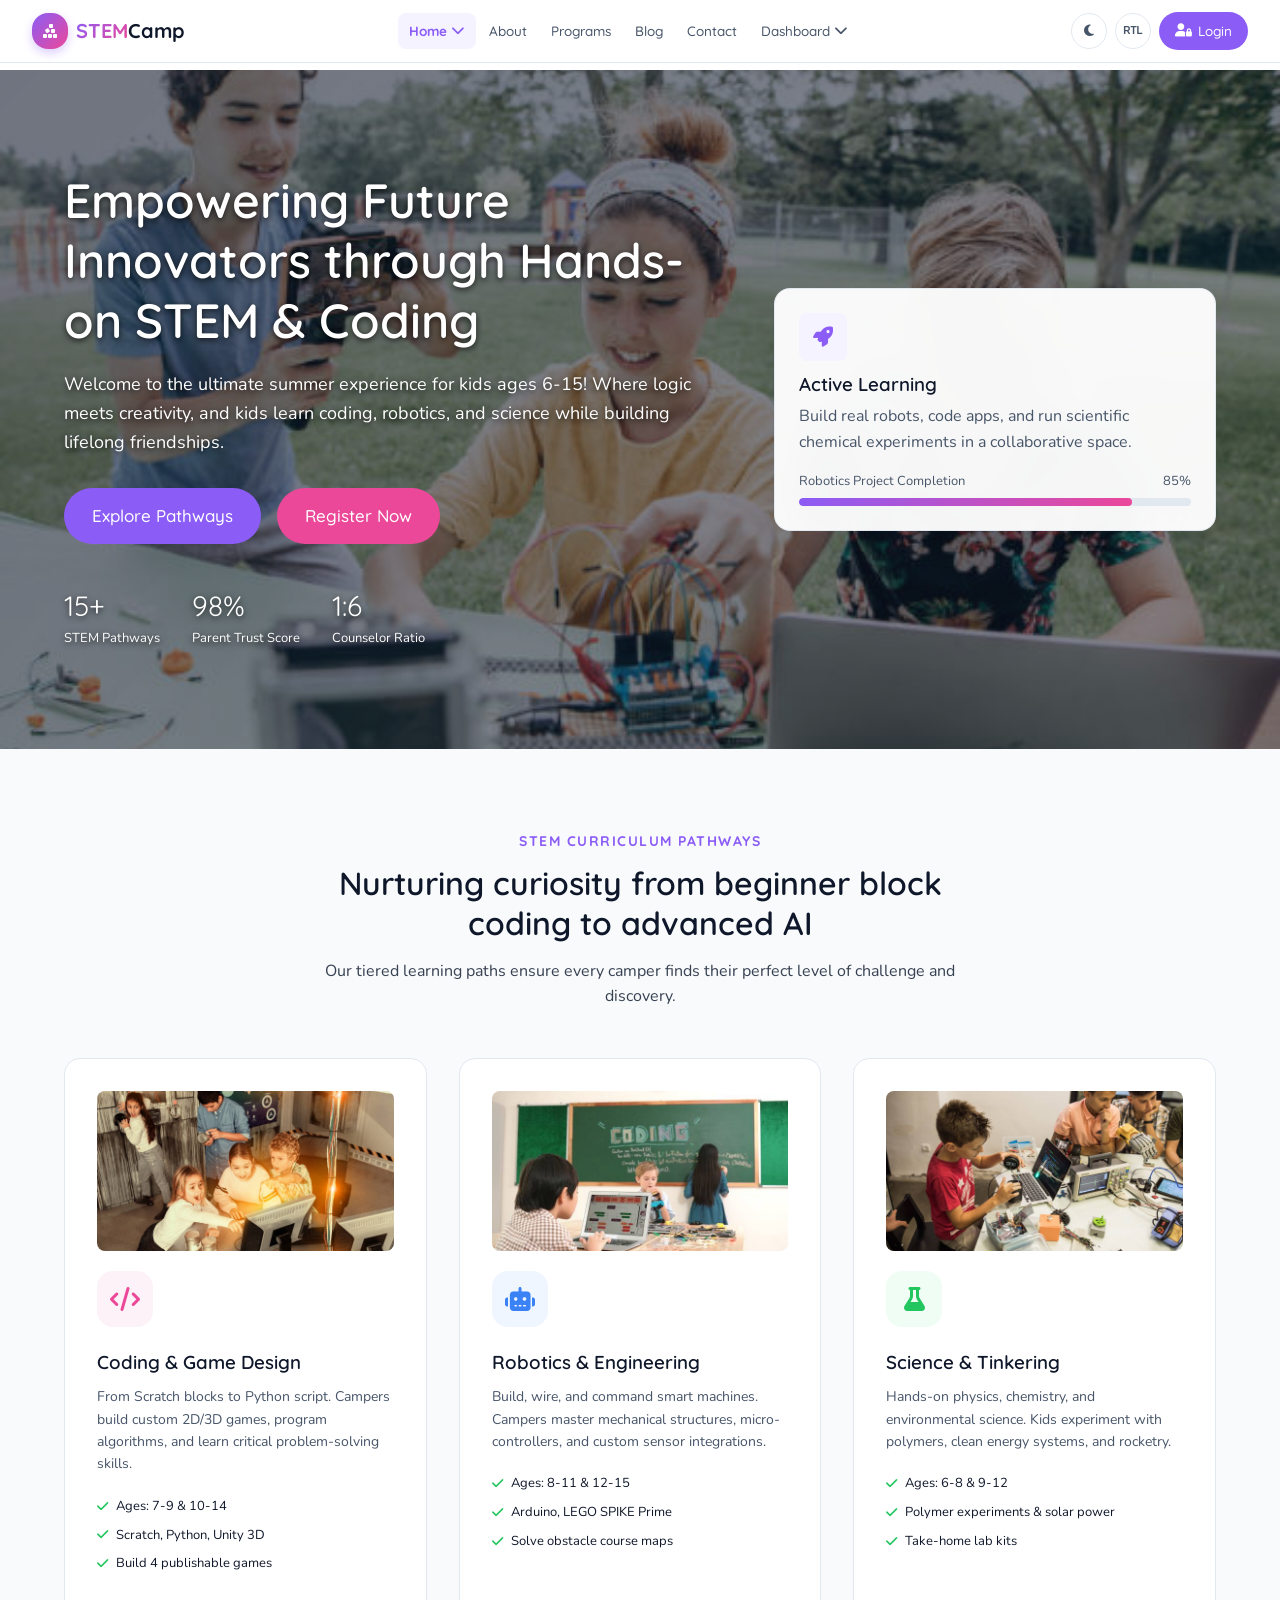
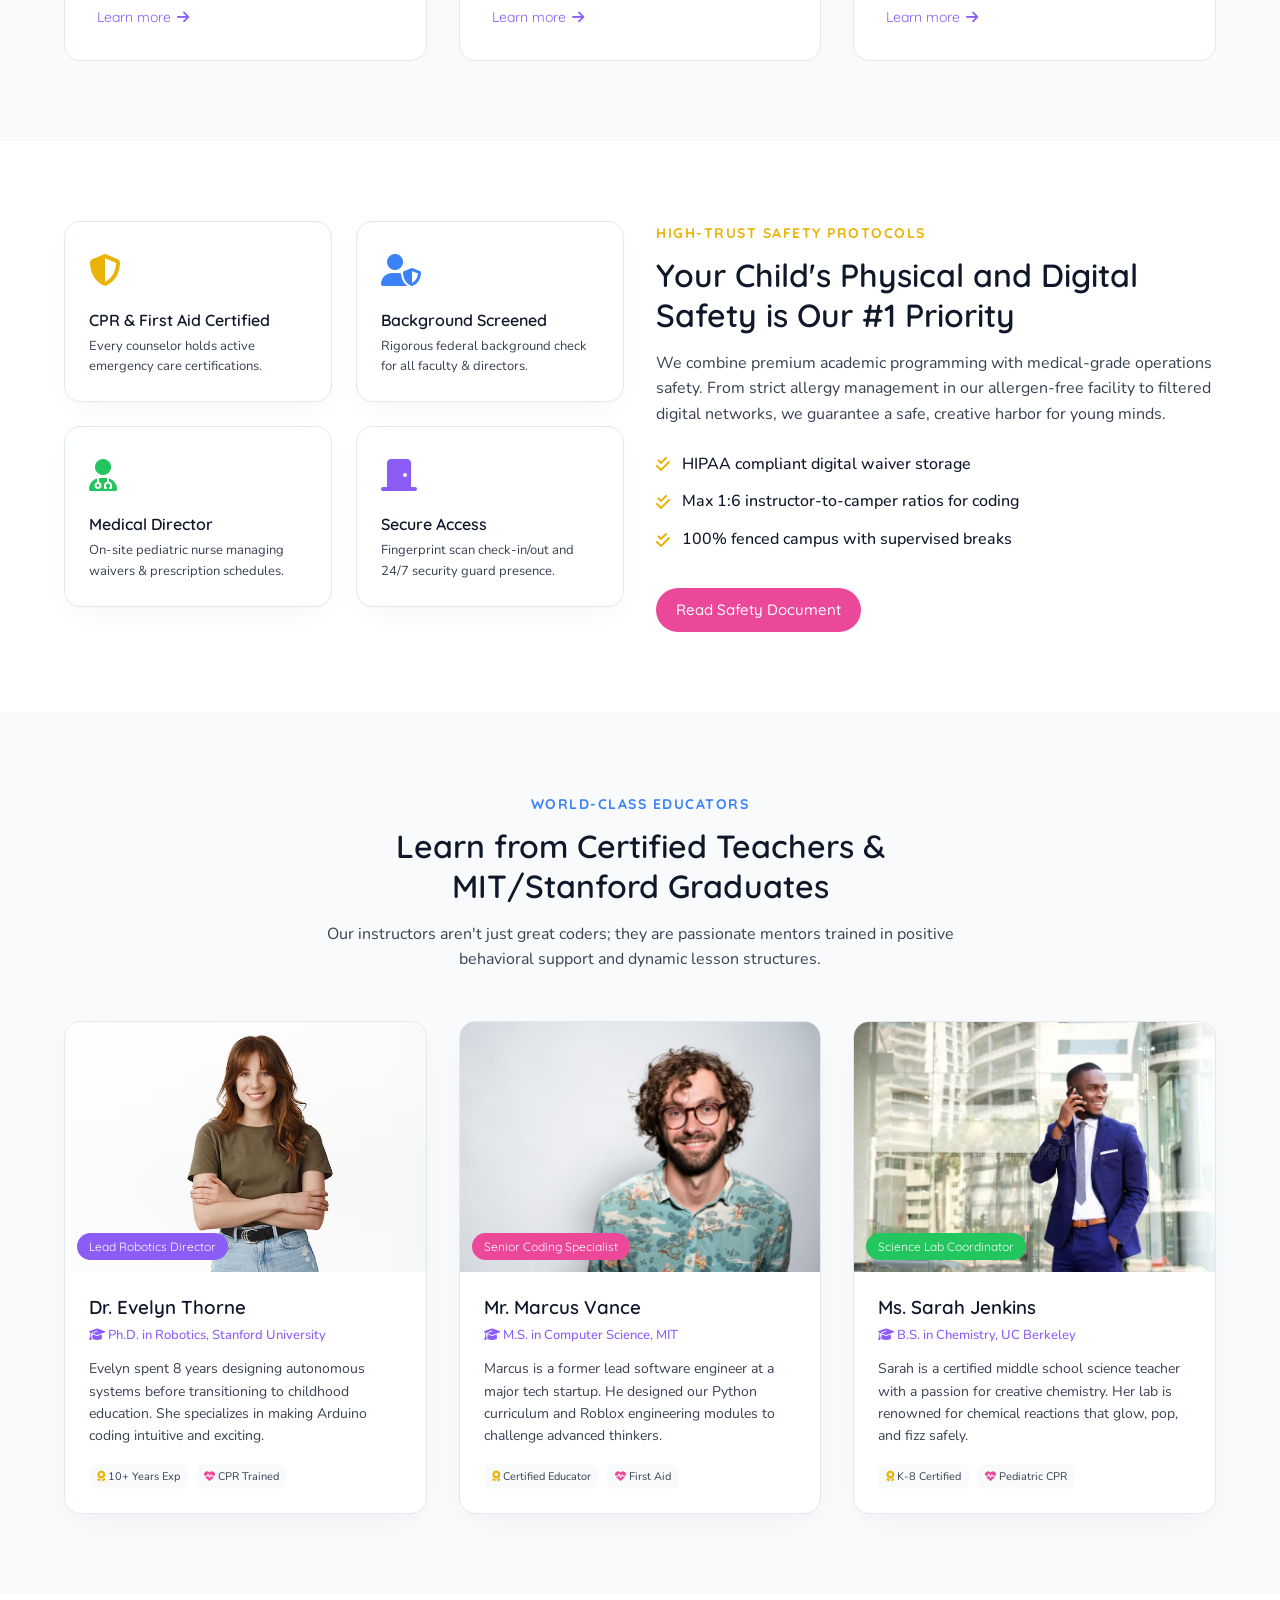
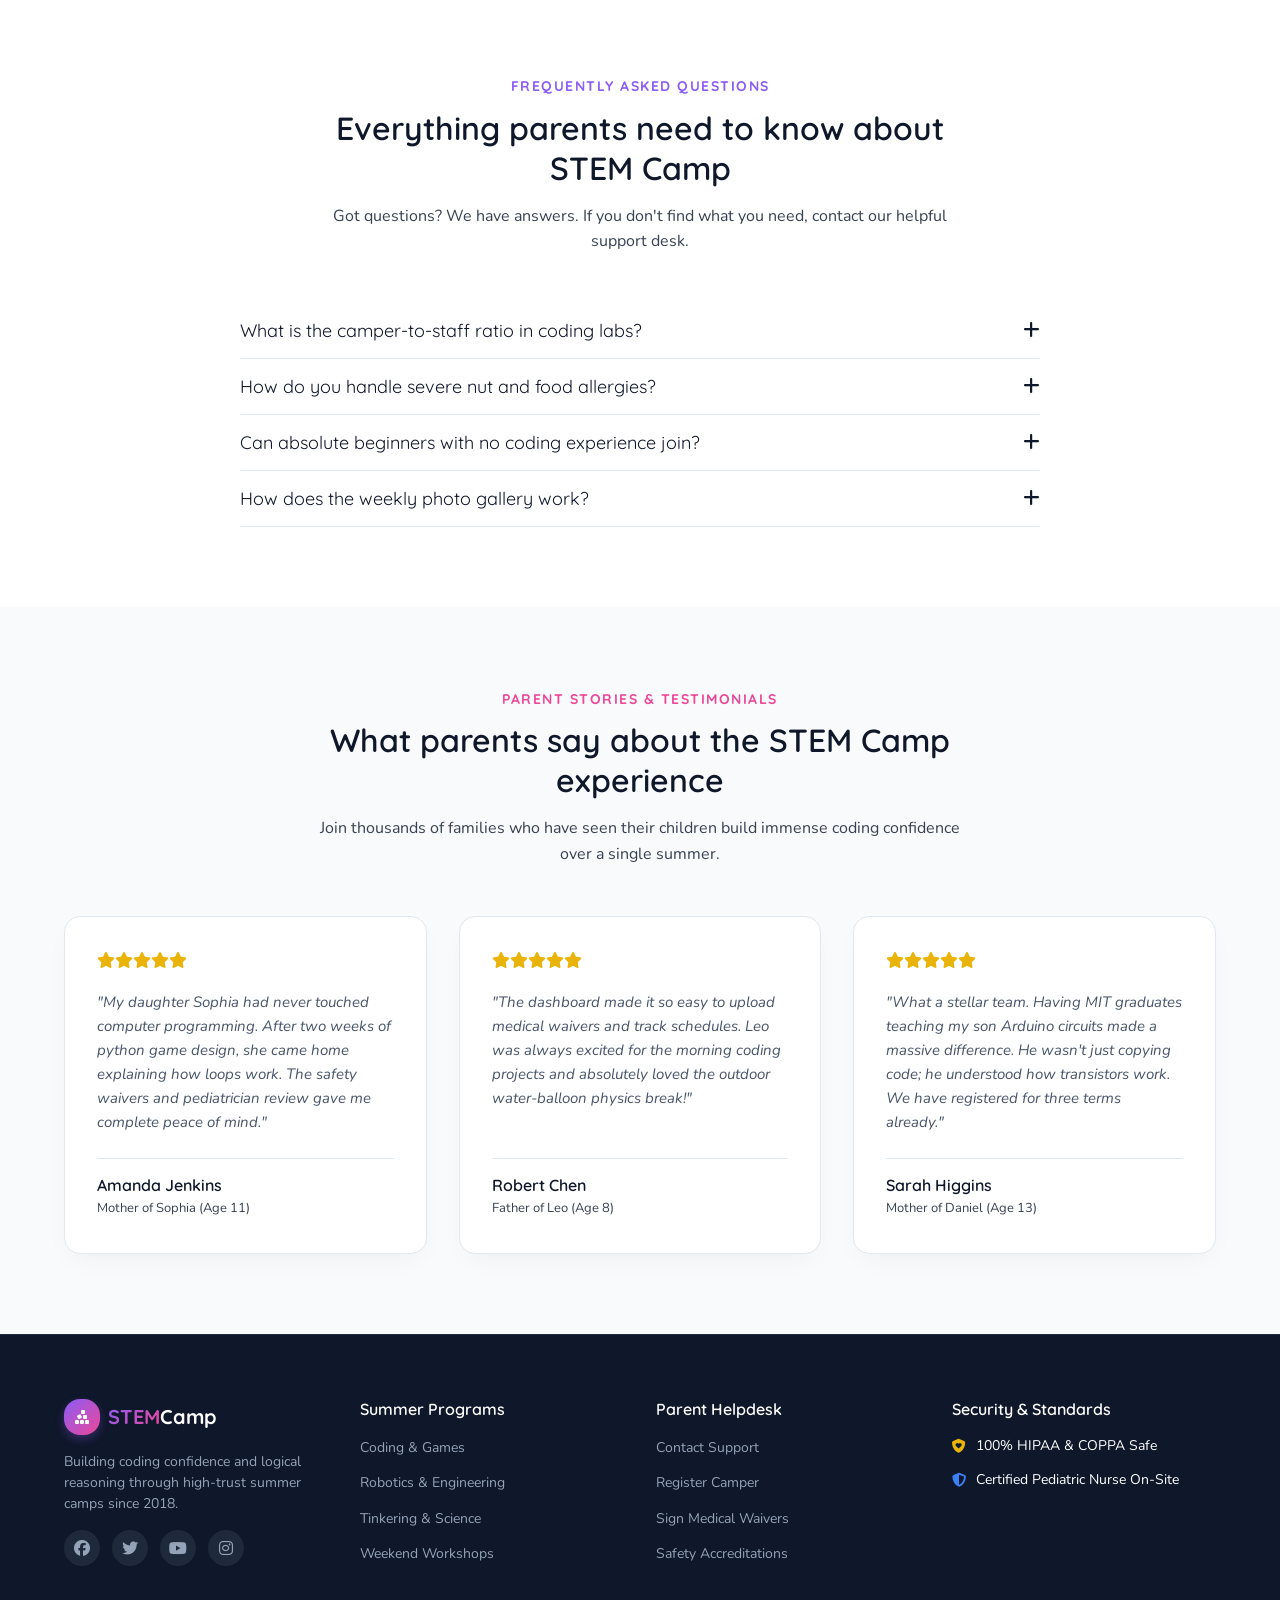
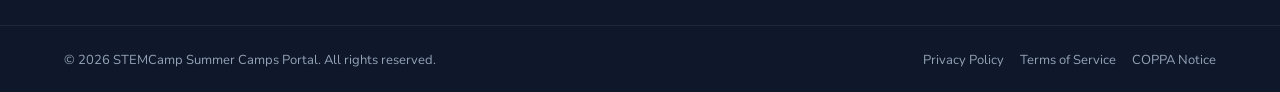
<file: index.html>
<!DOCTYPE html>
<html lang="en">
<head>
    <meta charset="UTF-8">
    <meta http-equiv="refresh" content="0; url=home1.html">
    <title>Redirecting – STEMCamp</title>
</head>
<body>
    <p>Redirecting to <a href="home1.html">STEMCamp Home</a>…</p>
</body>
</html>
</file>
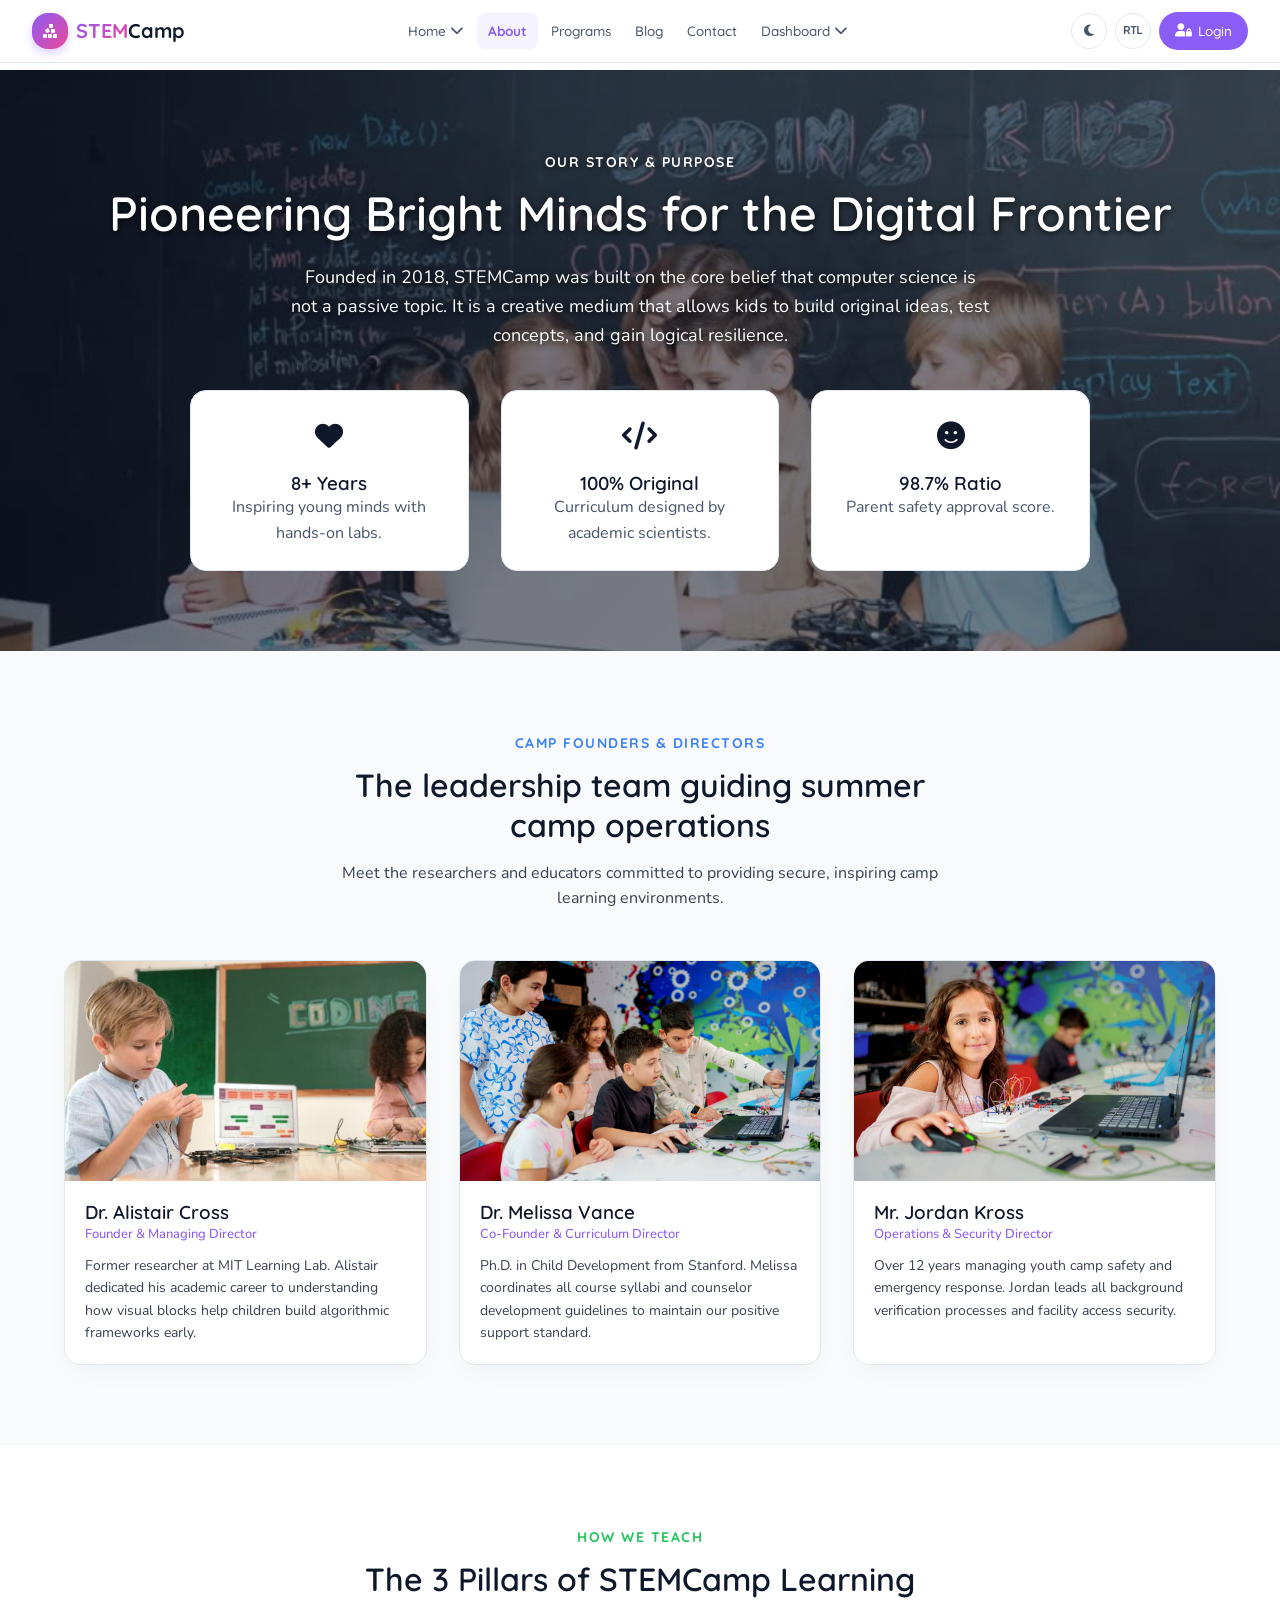
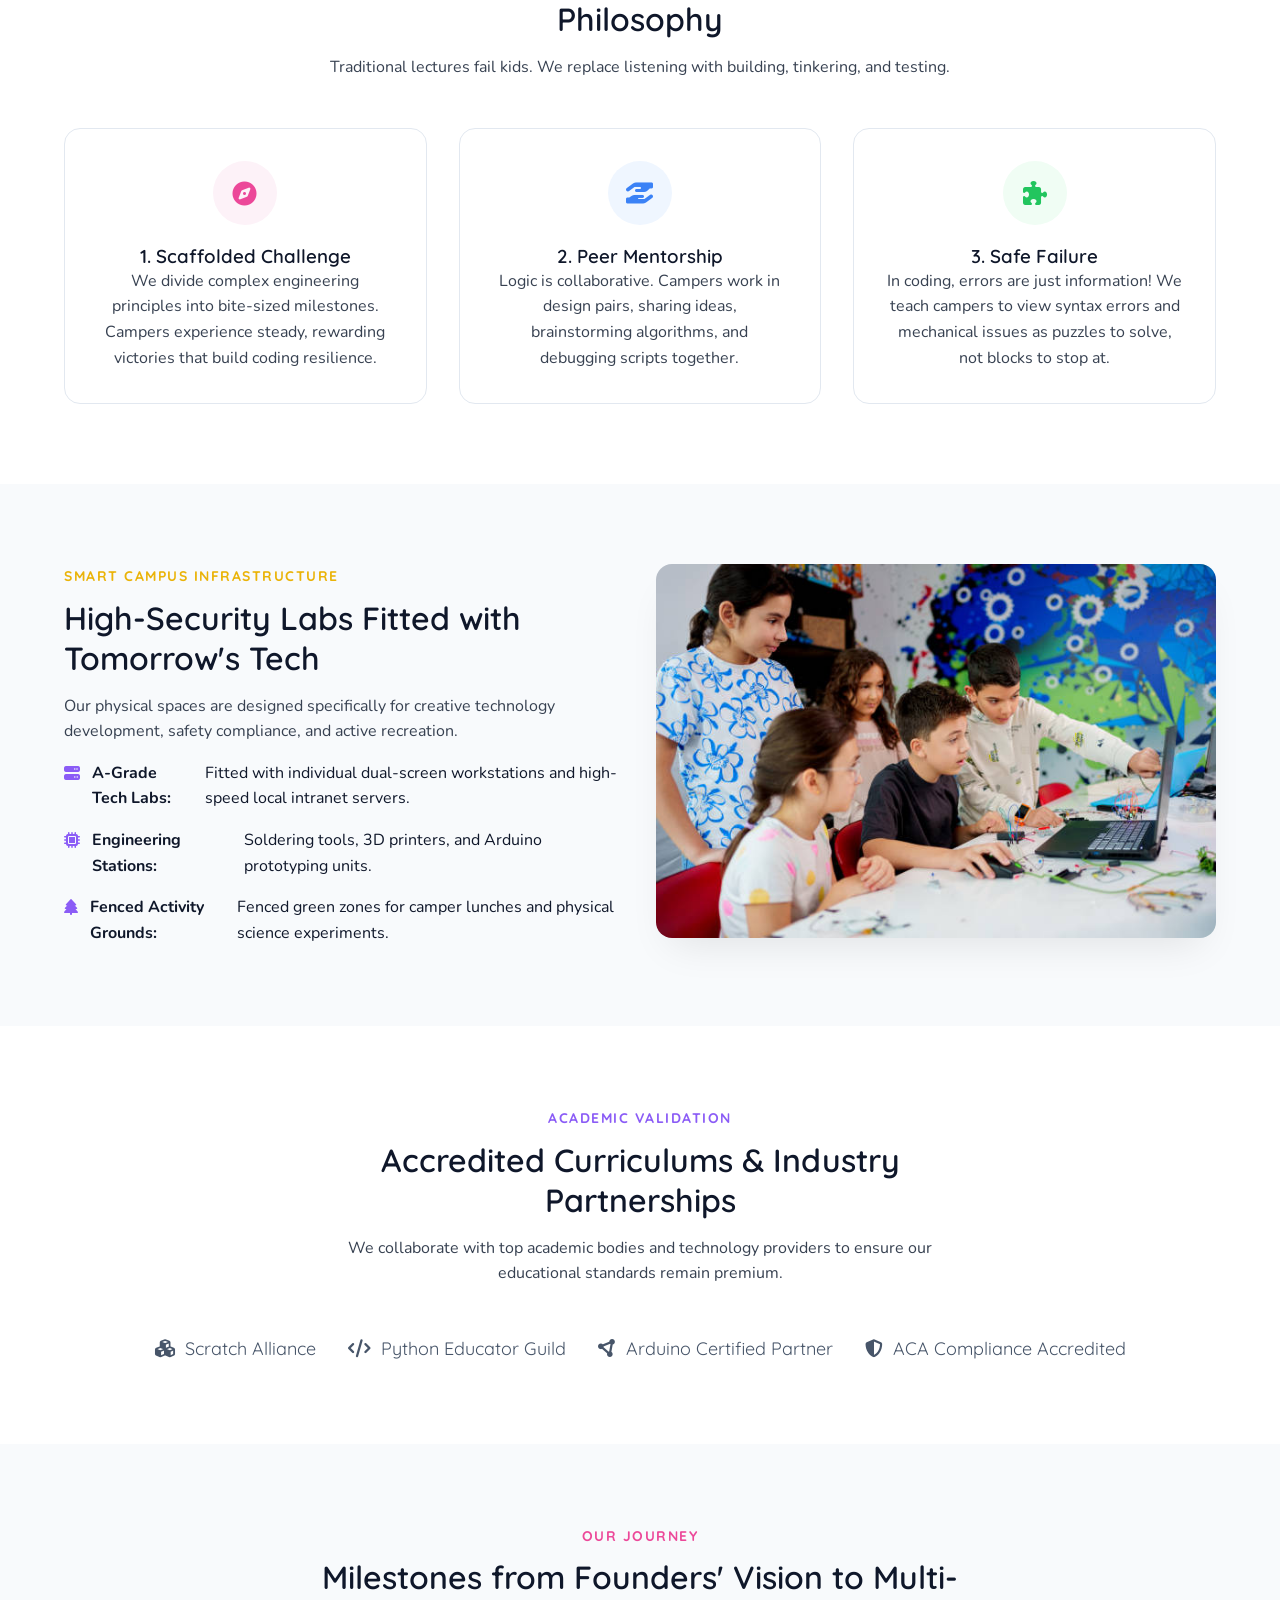
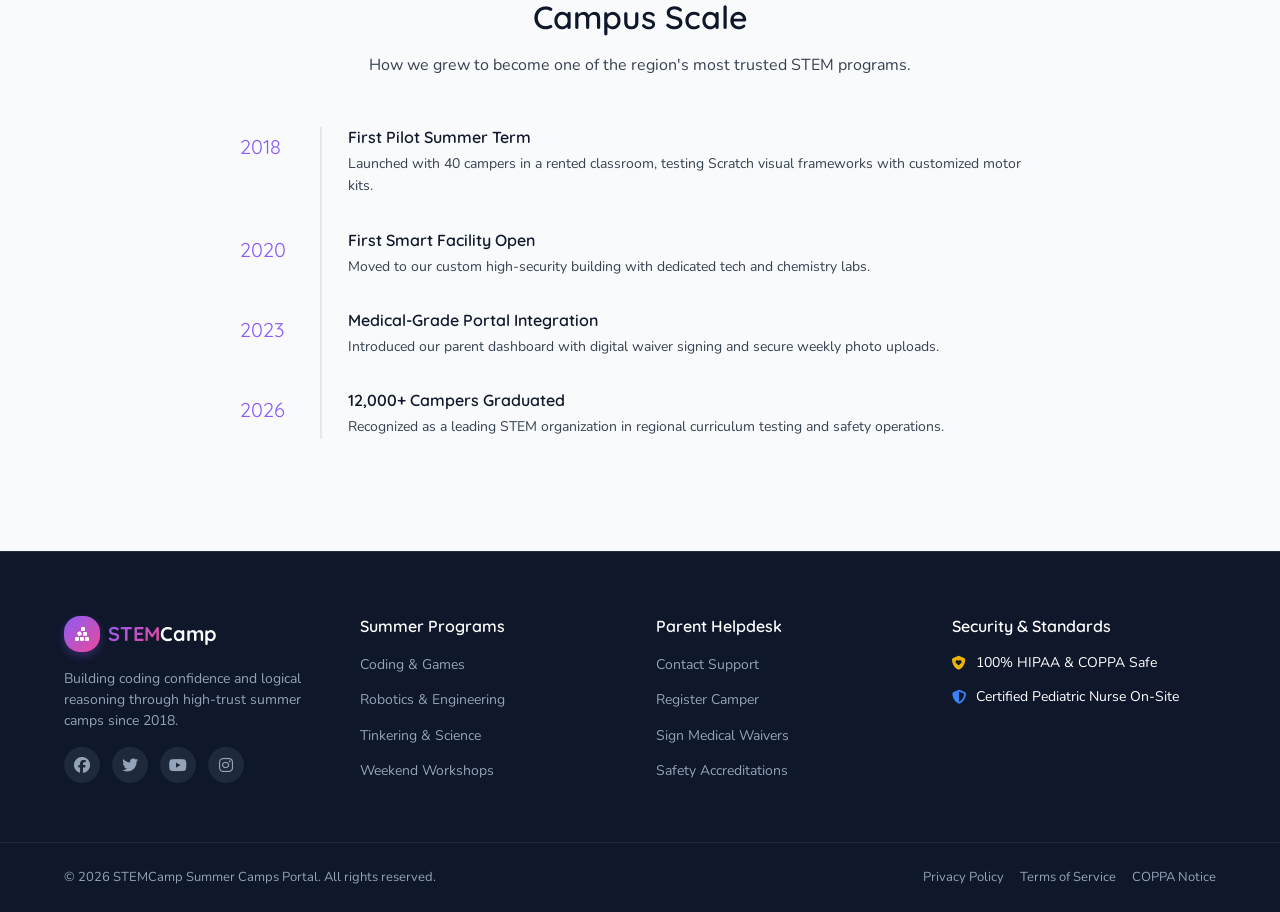
<file: about.html>
<!DOCTYPE html>
<html lang="en" dir="ltr">
<head>
    <meta charset="UTF-8">
    <meta name="viewport" content="width=device-width, initial-scale=1.0">
    <title>About Us – STEM & Coding Summer Camp</title>
    <link rel="icon" type="image/svg+xml" href="data:image/svg+xml,%3Csvg xmlns='http://www.w3.org/2000/svg' viewBox='0 0 100 100'%3E%3Cpath d='M50 15 L85 32 L50 50 L15 32 Z' fill='%23a855f7'/%3E%3Cpath d='M15 32 L50 50 L50 85 L15 67 Z' fill='%237c3aed'/%3E%3Cpath d='M50 50 L85 32 L85 67 L50 85 Z' fill='%236d28d9'/%3E%3C/svg%3E">
    <link rel="preconnect" href="https://fonts.googleapis.com">
    <link rel="preconnect" href="https://fonts.gstatic.com" crossorigin>
    <link href="https://fonts.googleapis.com/css2?family=Nunito:wght@300..900&family=Quicksand:wght@300..700&family=Inter:wght@300..900&display=swap" rel="stylesheet">
    <link rel="stylesheet" href="https://cdnjs.cloudflare.com/ajax/libs/font-awesome/6.4.0/css/all.min.css">
    <link rel="stylesheet" href="style.css">
</head>
<body>

    <header class="global-header">
        <div class="header-container">
            <a href="home1.html" class="logo">
                <div class="logo-icon"><i class="fa-solid fa-cubes-stacked"></i></div>
                <div class="logo-text"><span class="logo-highlight">STEM</span>Camp</div>
            </a>
            <nav class="nav-menu">
                <ul class="nav-links">
                    <li class="nav-item has-dropdown">
                        <a href="#" class="nav-link dropdown-toggle">Home <i class="fa-solid fa-chevron-down"></i></a>
                        <ul class="dropdown-menu">
                            <li><a href="home1.html" class="dropdown-item">Home 1</a></li>
                            <li><a href="home2.html" class="dropdown-item">Home 2</a></li>
                        </ul>
                    </li>
                    <li class="nav-item"><a href="about.html" class="nav-link active">About</a></li>
                    <li class="nav-item"><a href="programs.html" class="nav-link">Programs</a></li>
                    <li class="nav-item"><a href="blog.html" class="nav-link">Blog</a></li>
                    <li class="nav-item"><a href="contact.html" class="nav-link">Contact</a></li>
                    <li class="nav-item has-dropdown">
                        <a href="#" class="nav-link dropdown-toggle">Dashboard <i class="fa-solid fa-chevron-down"></i></a>
                        <ul class="dropdown-menu">
                            <li><a href="user-dashboard.html" class="dropdown-item">User Dashboard</a></li>
                            <li><a href="admin-dashboard.html" class="dropdown-item">Admin Dashboard</a></li>
                        </ul>
                    </li>
                </ul>
                <div class="mobile-menu-actions">
                    <div class="mobile-toggles">
                        <button class="theme-toggle" aria-label="Toggle Dark/Light Mode"><i class="fa-solid fa-moon"></i></button>
                        <button class="dir-toggle" aria-label="Toggle LTR/RTL"><span>RTL</span></button>
                    </div>
                    <a href="login.html" class="btn btn-primary login-btn w-100"><i class="fa-solid fa-user-lock"></i> Login</a>
                </div>
            </nav>
            <div class="header-actions">
                <button class="theme-toggle" aria-label="Toggle Dark/Light Mode"><i class="fa-solid fa-moon"></i></button>
                <button class="dir-toggle" aria-label="Toggle LTR/RTL"><span>RTL</span></button>
                <a href="login.html" class="btn btn-primary login-btn"><i class="fa-solid fa-user-lock"></i> Login</a>
                <button class="mobile-nav-toggle" aria-label="Open Navigation Menu"><i class="fa-solid fa-bars"></i></button>
            </div>
        </div>
    </header>

    <main>

        <!-- Section 1: Mission Hero -->
        <section class="about-hero section-ab-1">
            <div class="container text-center">
                <span class="subtitle text-purple">Our Story &amp; Purpose</span>
                <h1 class="hero-title">Pioneering Bright Minds for the Digital Frontier</h1>
                <p class="hero-desc max-width-700">Founded in 2018, STEMCamp was built on the core belief that computer science is not a passive topic. It is a creative medium that allows kids to build original ideas, test concepts, and gain logical resilience.</p>
                <div class="about-hero-stats grid grid-3 mt-4">
                    <div class="about-stat-box"><div class="stat-icon text-pink"><i class="fa-solid fa-heart"></i></div><h3>8+ Years</h3><p>Inspiring young minds with hands-on labs.</p></div>
                    <div class="about-stat-box"><div class="stat-icon text-blue"><i class="fa-solid fa-code"></i></div><h3>100% Original</h3><p>Curriculum designed by academic scientists.</p></div>
                    <div class="about-stat-box"><div class="stat-icon text-green"><i class="fa-solid fa-face-smile"></i></div><h3>98.7% Ratio</h3><p>Parent safety approval score.</p></div>
                </div>
            </div>
        </section>

        <!-- Section 2: Leadership Team -->
        <section class="leadership-section section-ab-2 bg-alt">
            <div class="container">
                <div class="section-header">
                    <span class="subtitle text-blue">Camp Founders &amp; Directors</span>
                    <h2 class="section-title">The leadership team guiding summer camp operations</h2>
                    <p class="section-desc">Meet the researchers and educators committed to providing secure, inspiring camp learning environments.</p>
                </div>
                <div class="grid grid-3">
                    <div class="leader-card"><img src="./s17.jpg" alt="Dr. Alistair Cross" class="leader-img"><div class="leader-info"><h3>Dr. Alistair Cross</h3><span class="leader-title">Founder &amp; Managing Director</span><p>Former researcher at MIT Learning Lab. Alistair dedicated his academic career to understanding how visual blocks help children build algorithmic frameworks early.</p></div></div>
                    <div class="leader-card"><img src="./s11.jpg" alt="Dr. Melissa Vance" class="leader-img"><div class="leader-info"><h3>Dr. Melissa Vance</h3><span class="leader-title">Co-Founder &amp; Curriculum Director</span><p>Ph.D. in Child Development from Stanford. Melissa coordinates all course syllabi and counselor development guidelines to maintain our positive support standard.</p></div></div>
                    <div class="leader-card"><img src="./s16.jpg" alt="Mr. Jordan Kross" class="leader-img"><div class="leader-info"><h3>Mr. Jordan Kross</h3><span class="leader-title">Operations &amp; Security Director</span><p>Over 12 years managing youth camp safety and emergency response. Jordan leads all background verification processes and facility access security.</p></div></div>
                </div>
            </div>
        </section>

        <!-- Section 3: Learning Philosophy -->
        <section class="philosophy-section section-ab-3">
            <div class="container">
                <div class="section-header">
                    <span class="subtitle text-green">How We Teach</span>
                    <h2 class="section-title">The 3 Pillars of STEMCamp Learning Philosophy</h2>
                    <p class="section-desc">Traditional lectures fail kids. We replace listening with building, tinkering, and testing.</p>
                </div>
                <div class="grid grid-3">
                    <div class="philosophy-card text-center"><div class="philosophy-icon bg-pink-light text-pink"><i class="fa-solid fa-compass"></i></div><h3>1. Scaffolded Challenge</h3><p>We divide complex engineering principles into bite-sized milestones. Campers experience steady, rewarding victories that build coding resilience.</p></div>
                    <div class="philosophy-card text-center"><div class="philosophy-icon bg-blue-light text-blue"><i class="fa-solid fa-hand-holding-hand"></i></div><h3>2. Peer Mentorship</h3><p>Logic is collaborative. Campers work in design pairs, sharing ideas, brainstorming algorithms, and debugging scripts together.</p></div>
                    <div class="philosophy-card text-center"><div class="philosophy-icon bg-green-light text-green"><i class="fa-solid fa-puzzle-piece"></i></div><h3>3. Safe Failure</h3><p>In coding, errors are just information! We teach campers to view syntax errors and mechanical issues as puzzles to solve, not blocks to stop at.</p></div>
                </div>
            </div>
        </section>

        <!-- Section 4: Campus Facilities -->
        <section class="facility-section section-ab-4 bg-alt">
            <div class="container grid grid-2-equal">
                <div class="facility-content">
                    <span class="subtitle text-yellow">Smart Campus Infrastructure</span>
                    <h2 class="section-title">High-Security Labs Fitted with Tomorrow's Tech</h2>
                    <p class="section-desc">Our physical spaces are designed specifically for creative technology development, safety compliance, and active recreation.</p>
                    <ul class="facility-list">
                        <li><i class="fa-solid fa-server text-purple"></i> <strong>A-Grade Tech Labs:</strong> Fitted with individual dual-screen workstations and high-speed local intranet servers.</li>
                        <li><i class="fa-solid fa-microchip text-purple"></i> <strong>Engineering Stations:</strong> Soldering tools, 3D printers, and Arduino prototyping units.</li>
                        <li><i class="fa-solid fa-tree text-purple"></i> <strong>Fenced Activity Grounds:</strong> Fenced green zones for camper lunches and physical science experiments.</li>
                    </ul>
                </div>
                <div class="facility-visual">
                    <img src="./s11.jpg" alt="Smart Lab Facility" class="img-responsive rounded-card box-shadow-lg">
                </div>
            </div>
        </section>

        <!-- Section 5: Partnerships -->
        <section class="partners-section section-ab-5">
            <div class="container">
                <div class="section-header text-center">
                    <span class="subtitle text-purple">Academic Validation</span>
                    <h2 class="section-title">Accredited Curriculums &amp; Industry Partnerships</h2>
                    <p class="section-desc">We collaborate with top academic bodies and technology providers to ensure our educational standards remain premium.</p>
                </div>
                <div class="partners-grid text-center mt-3">
                    <div class="partner-logo"><i class="fa-solid fa-cubes"></i> <span>Scratch Alliance</span></div>
                    <div class="partner-logo"><i class="fa-solid fa-code"></i> <span>Python Educator Guild</span></div>
                    <div class="partner-logo"><i class="fa-solid fa-circle-nodes"></i> <span>Arduino Certified Partner</span></div>
                    <div class="partner-logo"><i class="fa-solid fa-shield-halved"></i> <span>ACA Compliance Accredited</span></div>
                </div>
            </div>
        </section>

        <!-- Section 6: Milestones Timeline -->
        <section class="milestones-section section-ab-6 bg-alt">
            <div class="container">
                <div class="section-header">
                    <span class="subtitle text-pink">Our Journey</span>
                    <h2 class="section-title">Milestones from Founders' Vision to Multi-Campus Scale</h2>
                    <p class="section-desc">How we grew to become one of the region's most trusted STEM programs.</p>
                </div>
                <div class="timeline-classic">
                    <div class="classic-node"><div class="node-year">2018</div><div class="node-content"><h4>First Pilot Summer Term</h4><p>Launched with 40 campers in a rented classroom, testing Scratch visual frameworks with customized motor kits.</p></div></div>
                    <div class="classic-node"><div class="node-year">2020</div><div class="node-content"><h4>First Smart Facility Open</h4><p>Moved to our custom high-security building with dedicated tech and chemistry labs.</p></div></div>
                    <div class="classic-node"><div class="node-year">2023</div><div class="node-content"><h4>Medical-Grade Portal Integration</h4><p>Introduced our parent dashboard with digital waiver signing and secure weekly photo uploads.</p></div></div>
                    <div class="classic-node"><div class="node-year">2026</div><div class="node-content"><h4>12,000+ Campers Graduated</h4><p>Recognized as a leading STEM organization in regional curriculum testing and safety operations.</p></div></div>
                </div>
            </div>
        </section>

    </main>

    <footer class="global-footer">
        <div class="container footer-grid">
            <div class="footer-brand"><a href="home1.html" class="logo"><div class="logo-icon"><i class="fa-solid fa-cubes-stacked text-white"></i></div><div class="logo-text text-white"><span class="logo-highlight">STEM</span>Camp</div></a><p class="footer-tagline">Building coding confidence and logical reasoning through high-trust summer camps since 2018.</p><div class="social-links"><a href="#" aria-label="Facebook"><i class="fa-brands fa-facebook"></i></a><a href="#" aria-label="Twitter"><i class="fa-brands fa-twitter"></i></a><a href="#" aria-label="YouTube"><i class="fa-brands fa-youtube"></i></a><a href="#" aria-label="Instagram"><i class="fa-brands fa-instagram"></i></a></div></div>
            <div class="footer-links-col"><h4>Summer Programs</h4><ul><li><a href="programs.html">Coding &amp; Games</a></li><li><a href="programs.html">Robotics &amp; Engineering</a></li><li><a href="programs.html">Tinkering &amp; Science</a></li><li><a href="programs.html">Weekend Workshops</a></li></ul></div>
            <div class="footer-links-col"><h4>Parent Helpdesk</h4><ul><li><a href="contact.html">Contact Support</a></li><li><a href="register.html">Register Camper</a></li><li><a href="login.html">Sign Medical Waivers</a></li><li><a href="home1.html">Safety Accreditations</a></li></ul></div>
            <div class="footer-links-col"><h4>Security &amp; Standards</h4><div class="security-cert-block"><span class="cert-item"><i class="fa-solid fa-shield-heart text-yellow"></i> 100% HIPAA &amp; COPPA Safe</span><span class="cert-item"><i class="fa-solid fa-shield-halved text-blue"></i> Certified Pediatric Nurse On-Site</span></div></div>
        </div>
        <div class="footer-bottom"><div class="container footer-bottom-flex"><p>&copy; 2026 STEMCamp Summer Camps Portal. All rights reserved.</p><ul class="footer-legal-links"><li><a href="#">Privacy Policy</a></li><li><a href="#">Terms of Service</a></li><li><a href="#">COPPA Notice</a></li></ul></div></div>
    </footer>

    <script src="shared.js"></script>
</body>
</html>
</file>
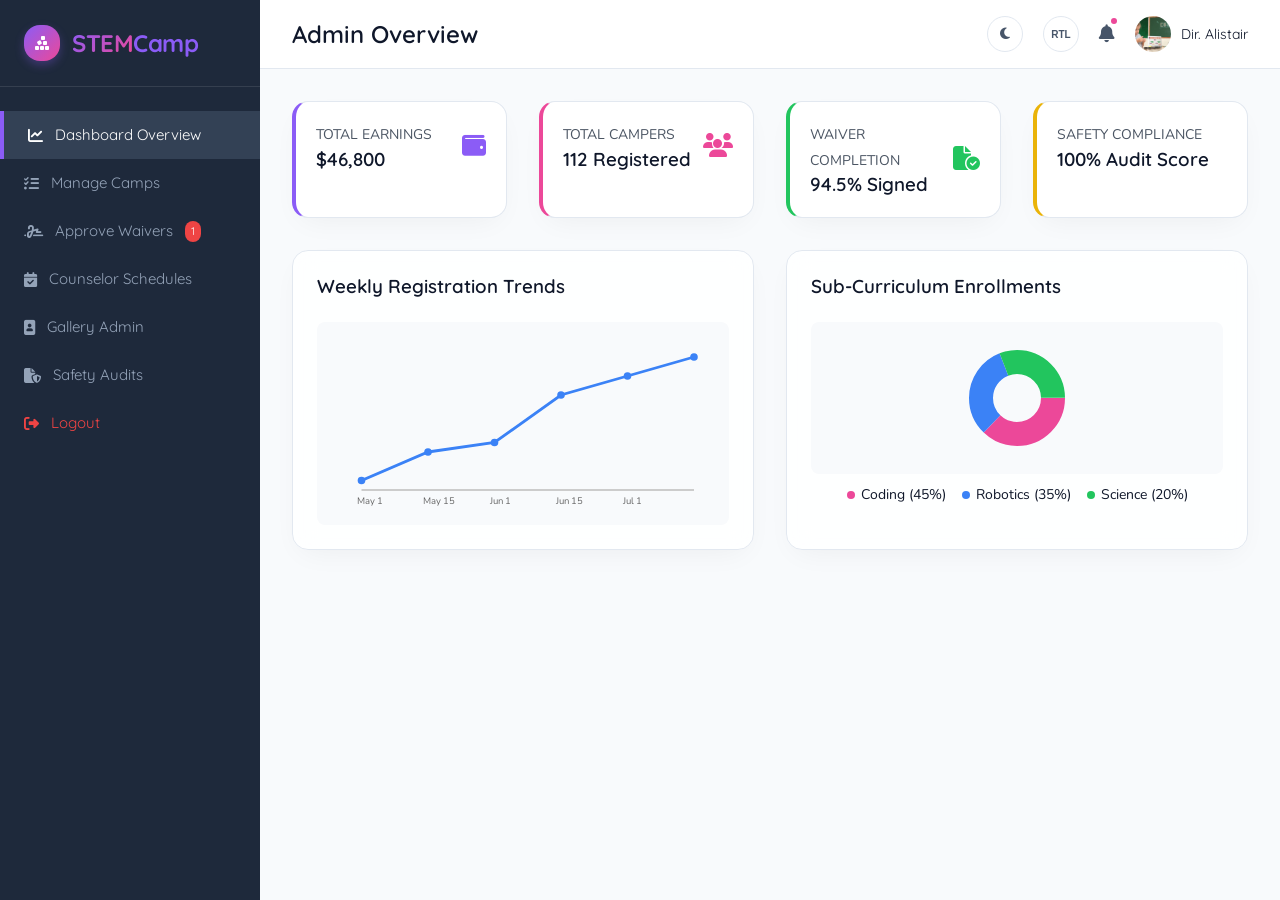
<file: admin-dashboard.html>
<!DOCTYPE html>
<html lang="en" dir="ltr">
<head>
    <meta charset="UTF-8">
    <meta name="viewport" content="width=device-width, initial-scale=1.0">
    <title>Admin Dashboard – STEMCamp</title>
    <link rel="icon" type="image/svg+xml" href="data:image/svg+xml,%3Csvg xmlns='http://www.w3.org/2000/svg' viewBox='0 0 100 100'%3E%3Cpath d='M50 15 L85 32 L50 50 L15 32 Z' fill='%23a855f7'/%3E%3Cpath d='M15 32 L50 50 L50 85 L15 67 Z' fill='%237c3aed'/%3E%3Cpath d='M50 50 L85 32 L85 67 L50 85 Z' fill='%236d28d9'/%3E%3C/svg%3E">
    <link rel="preconnect" href="https://fonts.googleapis.com">
    <link rel="preconnect" href="https://fonts.gstatic.com" crossorigin>
    <link href="https://fonts.googleapis.com/css2?family=Nunito:wght@300..900&family=Quicksand:wght@300..700&family=Inter:wght@300..900&display=swap" rel="stylesheet">
    <link rel="stylesheet" href="https://cdnjs.cloudflare.com/ajax/libs/font-awesome/6.4.0/css/all.min.css">
    <link rel="stylesheet" href="style.css">
</head>
<body>
<div class="dashboard-view">
    <div class="dashboard-sidebar-overlay" id="sidebar-overlay"></div>
    <!-- SIDEBAR -->
    <aside class="dashboard-sidebar">
        <a href="home1.html" class="sidebar-logo">
            <div class="logo-icon"><i class="fa-solid fa-cubes-stacked"></i></div>
            <div class="logo-text"><span class="logo-highlight">STEM</span>Camp</div>
        </a>
        <nav class="sidebar-nav">
            <ul>
                <li><a href="#" class="sidebar-link active" data-panel="a-overview"><i class="fa-solid fa-chart-line"></i> <span>Dashboard Overview</span></a></li>
                <li><a href="#" class="sidebar-link" data-panel="a-camps"><i class="fa-solid fa-list-check"></i> <span>Manage Camps</span></a></li>
                <li><a href="#" class="sidebar-link" data-panel="a-waivers"><i class="fa-solid fa-signature"></i> <span>Approve Waivers</span> <span class="badge-pending" id="badge-admin-waivers">1</span></a></li>
                <li><a href="#" class="sidebar-link" data-panel="a-schedules"><i class="fa-solid fa-calendar-check"></i> <span>Counselor Schedules</span></a></li>
                <li><a href="#" class="sidebar-link" data-panel="a-gallery"><i class="fa-solid fa-image-portrait"></i> <span>Gallery Admin</span></a></li>
                <li><a href="#" class="sidebar-link" data-panel="a-audits"><i class="fa-solid fa-file-shield"></i> <span>Safety Audits</span></a></li>
                <li class="logout-item"><a href="home1.html" class="sidebar-link text-red"><i class="fa-solid fa-right-from-bracket"></i> <span>Logout</span></a></li>
            </ul>
        </nav>
    </aside>
    <!-- MAIN CONTENT -->
    <div class="dashboard-content">
        <header class="dashboard-topbar">
            <div class="topbar-left">
                <button class="dashboard-sidebar-toggle" aria-label="Toggle Sidebar"><i class="fa-solid fa-bars"></i></button>
                <h2 id="panel-title">Admin Overview</h2>
            </div>
            <div class="topbar-right">
                <button class="theme-toggle" aria-label="Toggle Theme"><i class="fa-solid fa-moon"></i></button>
                <button class="dir-toggle" aria-label="Toggle Direction"><span>RTL</span></button>
                <div class="topbar-notification"><i class="fa-solid fa-bell"></i><span class="notif-dot"></span></div>
                <div class="topbar-profile">
                    <img src="./s17.jpg" alt="Admin" class="profile-img">
                    <span class="profile-name">Dir. Alistair</span>
                </div>
            </div>
        </header>
        <div class="dashboard-panel-container">

            <!-- PANEL 1: OVERVIEW -->
            <div class="dashboard-panel active" id="panel-a-overview">
                <div class="grid grid-4 mb-4">
                    <div class="stat-card border-left-purple"><div class="stat-card-body"><div class="card-details"><span class="text-muted text-uppercase text-sm">Total Earnings</span><h3>$46,800</h3></div><div class="card-icon text-purple"><i class="fa-solid fa-wallet"></i></div></div></div>
                    <div class="stat-card border-left-pink"><div class="stat-card-body"><div class="card-details"><span class="text-muted text-uppercase text-sm">Total Campers</span><h3>112 Registered</h3></div><div class="card-icon text-pink"><i class="fa-solid fa-users"></i></div></div></div>
                    <div class="stat-card border-left-green"><div class="stat-card-body"><div class="card-details"><span class="text-muted text-uppercase text-sm">Waiver Completion</span><h3>94.5% Signed</h3></div><div class="card-icon text-green"><i class="fa-solid fa-file-circle-check"></i></div></div></div>
                    <div class="stat-card border-left-yellow"><div class="stat-card-body"><div class="card-details"><span class="text-muted text-uppercase text-sm">Safety Compliance</span><h3>100% Audit Score</h3></div><div class="card-icon text-yellow"><i class="fa-solid fa-shield-circle-check"></i></div></div></div>
                </div>
                <div class="grid grid-2-equal">
                    <div class="glass-card">
                        <h3>Weekly Registration Trends</h3>
                        <div class="svg-chart-wrapper mt-3">
                            <svg viewBox="0 0 400 180" class="svg-chart">
                                <path d="M 30,150 L 100,120 L 170,110 L 240,60 L 310,40 L 380,20" fill="none" stroke="#3b82f6" stroke-width="3"/>
                                <circle cx="30" cy="150" r="4" fill="#3b82f6"/><circle cx="100" cy="120" r="4" fill="#3b82f6"/>
                                <circle cx="170" cy="110" r="4" fill="#3b82f6"/><circle cx="240" cy="60" r="4" fill="#3b82f6"/>
                                <circle cx="310" cy="40" r="4" fill="#3b82f6"/><circle cx="380" cy="20" r="4" fill="#3b82f6"/>
                                <line x1="30" y1="160" x2="380" y2="160" stroke="#ccc" stroke-width="2"/>
                                <text x="25" y="175" fill="#666" font-size="10">May 1</text>
                                <text x="95" y="175" fill="#666" font-size="10">May 15</text>
                                <text x="165" y="175" fill="#666" font-size="10">Jun 1</text>
                                <text x="235" y="175" fill="#666" font-size="10">Jun 15</text>
                                <text x="305" y="175" fill="#666" font-size="10">Jul 1</text>
                            </svg>
                        </div>
                    </div>
                    <div class="glass-card">
                        <h3>Sub-Curriculum Enrollments</h3>
                        <div class="svg-chart-wrapper mt-3">
                            <svg viewBox="0 0 200 200" class="svg-chart-pie">
                                <circle r="60" cx="100" cy="100" fill="transparent" stroke="#ec4899" stroke-width="40" stroke-dasharray="140 376" stroke-dashoffset="0"/>
                                <circle r="60" cx="100" cy="100" fill="transparent" stroke="#3b82f6" stroke-width="40" stroke-dasharray="120 376" stroke-dashoffset="-140"/>
                                <circle r="60" cx="100" cy="100" fill="transparent" stroke="#22c55e" stroke-width="40" stroke-dasharray="116 376" stroke-dashoffset="-260"/>
                            </svg>
                        </div>
                        <div class="pie-legends text-center text-sm mt-1">
                            <span class="legend"><span class="dot bg-pink"></span> Coding (45%)</span>
                            <span class="legend"><span class="dot bg-blue"></span> Robotics (35%)</span>
                            <span class="legend"><span class="dot bg-green"></span> Science (20%)</span>
                        </div>
                    </div>
                </div>
            </div>

            <!-- PANEL 2: MANAGE CAMPS (CRUD) -->
            <div class="dashboard-panel" id="panel-a-camps">
                <div class="glass-card">
                    <div class="crud-header">
                        <h3>Summer Camps Control Panel</h3>
                        <button class="btn btn-primary btn-sm" id="btn-add-camp-modal"><i class="fa-solid fa-plus"></i> Add New Camp</button>
                    </div>
                    <table class="dashboard-table mt-3" id="admin-camps-table">
                        <thead><tr><th>Camp Title</th><th>Age Path</th><th>Weeks</th><th>Registered</th><th>Price</th><th>Actions</th></tr></thead>
                        <tbody>
                            <tr><td>Scratch Game Design Foundations</td><td>7-10</td><td>Week 1 &amp; 3</td><td>18 / 20</td><td>$390</td><td><button class="btn-action edit"><i class="fa-solid fa-pen"></i></button><button class="btn-action delete"><i class="fa-solid fa-trash"></i></button></td></tr>
                            <tr><td>LEGO SPIKE Prime Robotics</td><td>8-11</td><td>Week 2 &amp; 4</td><td>15 / 20</td><td>$425</td><td><button class="btn-action edit"><i class="fa-solid fa-pen"></i></button><button class="btn-action delete"><i class="fa-solid fa-trash"></i></button></td></tr>
                            <tr><td>Python Scripting &amp; AI Algorithms</td><td>11-15</td><td>Week 3</td><td>12 / 15</td><td>$450</td><td><button class="btn-action edit"><i class="fa-solid fa-pen"></i></button><button class="btn-action delete"><i class="fa-solid fa-trash"></i></button></td></tr>
                        </tbody>
                    </table>
                </div>
                <!-- CRUD Modal -->
                <div class="modal hidden" id="camp-crud-modal">
                    <div class="modal-content glass-card">
                        <h3 id="modal-title-action">Add New Camp</h3>
                        <div class="form-group mt-3"><label for="m-camp-title">Camp Title</label><input type="text" id="m-camp-title" class="form-input" placeholder="Roblox Modding Basics"></div>
                        <div class="form-row mt-2">
                            <div class="form-group"><label for="m-camp-age">Age Path</label><input type="text" id="m-camp-age" class="form-input" placeholder="8-12"></div>
                            <div class="form-group"><label for="m-camp-price">Price</label><input type="text" id="m-camp-price" class="form-input" placeholder="$400"></div>
                        </div>
                        <div class="modal-actions mt-3">
                            <button class="btn btn-secondary" id="btn-cancel-modal">Cancel</button>
                            <button class="btn btn-primary" id="btn-save-camp">Save Camp</button>
                        </div>
                    </div>
                </div>
            </div>

            <!-- PANEL 3: APPROVE WAIVERS -->
            <div class="dashboard-panel" id="panel-a-waivers">
                <div class="glass-card">
                    <h3>Pending Medical Waiver Verifications</h3>
                    <p class="text-muted">Review digital parent signatures and emergency releases prior to camper check-in.</p>
                    <table class="dashboard-table mt-3" id="admin-waiver-table">
                        <thead><tr><th>Camper Name</th><th>Parent Signature</th><th>Allergies</th><th>Status</th><th>Verify</th></tr></thead>
                        <tbody>
                            <tr id="admin-waiver-row-1"><td>Sophia Jenkins</td><td>Amanda Jenkins (Verified)</td><td>Peanuts (Severe)</td><td><span class="badge badge-warning">Needs Approval</span></td><td><button class="btn btn-primary btn-sm btn-approve-waiver" data-id="1">Approve Signature</button></td></tr>
                        </tbody>
                    </table>
                    <div id="admin-waiver-empty" class="alert alert-success mt-2 hidden"><i class="fa-solid fa-circle-check"></i> All submitted waivers have been verified.</div>
                </div>
            </div>

            <!-- PANEL 4: COUNSELOR SCHEDULES -->
            <div class="dashboard-panel" id="panel-a-schedules">
                <div class="glass-card">
                    <h3>Active Counselor Assignments</h3>
                    <p class="text-muted">Allocate instructors and coordinate supervision duties across labs.</p>
                    <table class="dashboard-table mt-3">
                        <thead><tr><th>Instructor</th><th>Target Lab Group</th><th>Ratio Status</th><th>Assigned Week</th></tr></thead>
                        <tbody>
                            <tr><td>Dr. Evelyn Thorne</td><td>Arduino Hardware Engineering</td><td><span class="badge bg-green text-white">1:5 Ratio (Secure)</span></td><td>Week 1 - 3</td></tr>
                            <tr><td>Mr. Marcus Vance</td><td>Python &amp; AI Algorithms</td><td><span class="badge bg-green text-white">1:6 Ratio (Secure)</span></td><td>Week 2 &amp; 3</td></tr>
                            <tr><td>Ms. Sarah Jenkins</td><td>Junior Scratch &amp; Tinkering</td><td><span class="badge bg-green text-white">1:5 Ratio (Secure)</span></td><td>Week 1 - 4</td></tr>
                        </tbody>
                    </table>
                </div>
            </div>

            <!-- PANEL 5: GALLERY ADMIN -->
            <div class="dashboard-panel" id="panel-a-gallery">
                <div class="glass-card">
                    <h3>Upload Weekly Camp Photos</h3>
                    <p class="text-muted">Select photo assets and add tagging labels before publishing to parent viewports.</p>
                    <div class="form-group mt-3"><label for="a-gallery-file">Select Local Image File</label><input type="file" id="a-gallery-file" class="form-input"></div>
                    <div class="form-group mt-2"><label for="a-gallery-tag">Tag Camper Names</label><input type="text" id="a-gallery-tag" class="form-input" placeholder="e.g. Sophia, Daniel"></div>
                    <button class="btn btn-primary mt-3" id="btn-admin-upload">Publish Photo to Parent Portal</button>
                    <div id="admin-upload-success" class="alert alert-success mt-2 hidden"><i class="fa-solid fa-circle-check"></i> Image published successfully to secure parent database.</div>
                </div>
            </div>

            <!-- PANEL 6: SAFETY AUDITS -->
            <div class="dashboard-panel" id="panel-a-audits">
                <div class="glass-card">
                    <h3>Daily Security Checklists &amp; Safety Logs</h3>
                    <p class="text-muted">Verify compliance checklist points before morning check-in starts.</p>
                    <ul class="audit-checklist mt-3">
                        <li><i class="fa-solid fa-square-check text-green"></i> <strong>Epinephrine Storage checked:</strong> Central temperature cabinet verified at 68°F.</li>
                        <li><i class="fa-solid fa-square-check text-green"></i> <strong>Intranet Network:</strong> Strict site filtering active on all workstation ports.</li>
                        <li><i class="fa-solid fa-square-check text-green"></i> <strong>Emergency Access:</strong> Evacuation routes and finger scanners checked and operational.</li>
                        <li><i class="fa-solid fa-square-check text-green"></i> <strong>Teacher Background Logs:</strong> All active counselors updated in ACA system.</li>
                    </ul>
                </div>
            </div>

        </div><!-- end panel-container -->
    </div><!-- end dashboard-content -->
</div><!-- end dashboard-view -->

<script src="shared.js"></script>
<script>
document.addEventListener('DOMContentLoaded', () => {

    /* --- Sidebar toggle (mobile) --- */
    const sidebarToggle = document.querySelector('.dashboard-sidebar-toggle');
    const sidebar = document.querySelector('.dashboard-sidebar');
    const overlay = document.getElementById('sidebar-overlay');
    if (sidebarToggle) {
        sidebarToggle.addEventListener('click', (e) => {
            e.stopPropagation();
            const open = sidebar.classList.toggle('active');
            overlay.classList.toggle('active', open);
        });
    }
    if (overlay) overlay.addEventListener('click', () => { sidebar.classList.remove('active'); overlay.classList.remove('active'); });
    document.addEventListener('click', (e) => {
        if (window.innerWidth <= 768 && sidebar.classList.contains('active')) {
            if (!sidebar.contains(e.target) && !sidebarToggle.contains(e.target)) { sidebar.classList.remove('active'); overlay.classList.remove('active'); }
        }
    });

    /* --- Sub-panel navigation --- */
    const sidebarLinks = document.querySelectorAll('.sidebar-link[data-panel]');
    const panels = document.querySelectorAll('.dashboard-panel');
    const panelTitle = document.getElementById('panel-title');
    sidebarLinks.forEach(link => {
        link.addEventListener('click', (e) => {
            e.preventDefault();
            const panelId = link.getAttribute('data-panel');
            sidebarLinks.forEach(l => l.classList.remove('active'));
            link.classList.add('active');
            panels.forEach(p => p.classList.remove('active'));
            const target = document.getElementById('panel-' + panelId);
            if (target) target.classList.add('active');
            if (panelTitle) panelTitle.textContent = link.querySelector('span') ? link.querySelector('span').textContent.trim() : link.textContent.trim();
            if (window.innerWidth <= 768) { sidebar.classList.remove('active'); overlay.classList.remove('active'); }
        });
    });

    /* --- Waiver approve --- */
    document.querySelectorAll('.btn-approve-waiver').forEach(btn => {
        btn.addEventListener('click', () => {
            const row = document.getElementById('admin-waiver-row-' + btn.getAttribute('data-id'));
            if (row) row.remove();
            const badge = document.getElementById('badge-admin-waivers');
            if (badge) badge.style.display = 'none';
            document.getElementById('admin-waiver-empty').classList.remove('hidden');
        });
    });

    /* --- CRUD Camps --- */
    const modal = document.getElementById('camp-crud-modal');
    const btnAdd = document.getElementById('btn-add-camp-modal');
    const btnCancel = document.getElementById('btn-cancel-modal');
    const btnSave = document.getElementById('btn-save-camp');
    const tbody = document.getElementById('admin-camps-table').getElementsByTagName('tbody')[0];
    let editRow = null;

    function attachRowListeners(row) {
        row.querySelector('.edit').addEventListener('click', () => {
            editRow = row;
            document.getElementById('modal-title-action').textContent = 'Edit Camp';
            document.getElementById('m-camp-title').value = row.cells[0].textContent;
            document.getElementById('m-camp-age').value = row.cells[1].textContent;
            document.getElementById('m-camp-price').value = row.cells[4].textContent;
            modal.classList.remove('hidden');
        });
        row.querySelector('.delete').addEventListener('click', () => { if (confirm('Delete this camp?')) row.remove(); });
    }
    Array.from(tbody.rows).forEach(attachRowListeners);

    if (btnAdd) btnAdd.addEventListener('click', () => { editRow = null; document.getElementById('modal-title-action').textContent = 'Add New Camp'; document.getElementById('m-camp-title').value = ''; document.getElementById('m-camp-age').value = ''; document.getElementById('m-camp-price').value = ''; modal.classList.remove('hidden'); });
    if (btnCancel) btnCancel.addEventListener('click', () => modal.classList.add('hidden'));
    if (btnSave) btnSave.addEventListener('click', () => {
        const title = document.getElementById('m-camp-title').value.trim();
        const age = document.getElementById('m-camp-age').value.trim();
        const price = document.getElementById('m-camp-price').value.trim();
        if (!title || !age || !price) { alert('Please fill all fields.'); return; }
        if (editRow) { editRow.cells[0].textContent = title; editRow.cells[1].textContent = age; editRow.cells[4].textContent = price; }
        else { const nr = tbody.insertRow(); nr.innerHTML = `<td>${title}</td><td>${age}</td><td>Week 1 & 2</td><td>0 / 15</td><td>${price}</td><td><button class="btn-action edit"><i class="fa-solid fa-pen"></i></button><button class="btn-action delete"><i class="fa-solid fa-trash"></i></button></td>`; attachRowListeners(nr); }
        modal.classList.add('hidden');
    });

    /* --- Gallery upload mock --- */
    const btnUpload = document.getElementById('btn-admin-upload');
    if (btnUpload) btnUpload.addEventListener('click', () => { document.getElementById('admin-upload-success').classList.remove('hidden'); setTimeout(() => document.getElementById('admin-upload-success').classList.add('hidden'), 4000); });

});
</script>
</body>
</html>
</file>
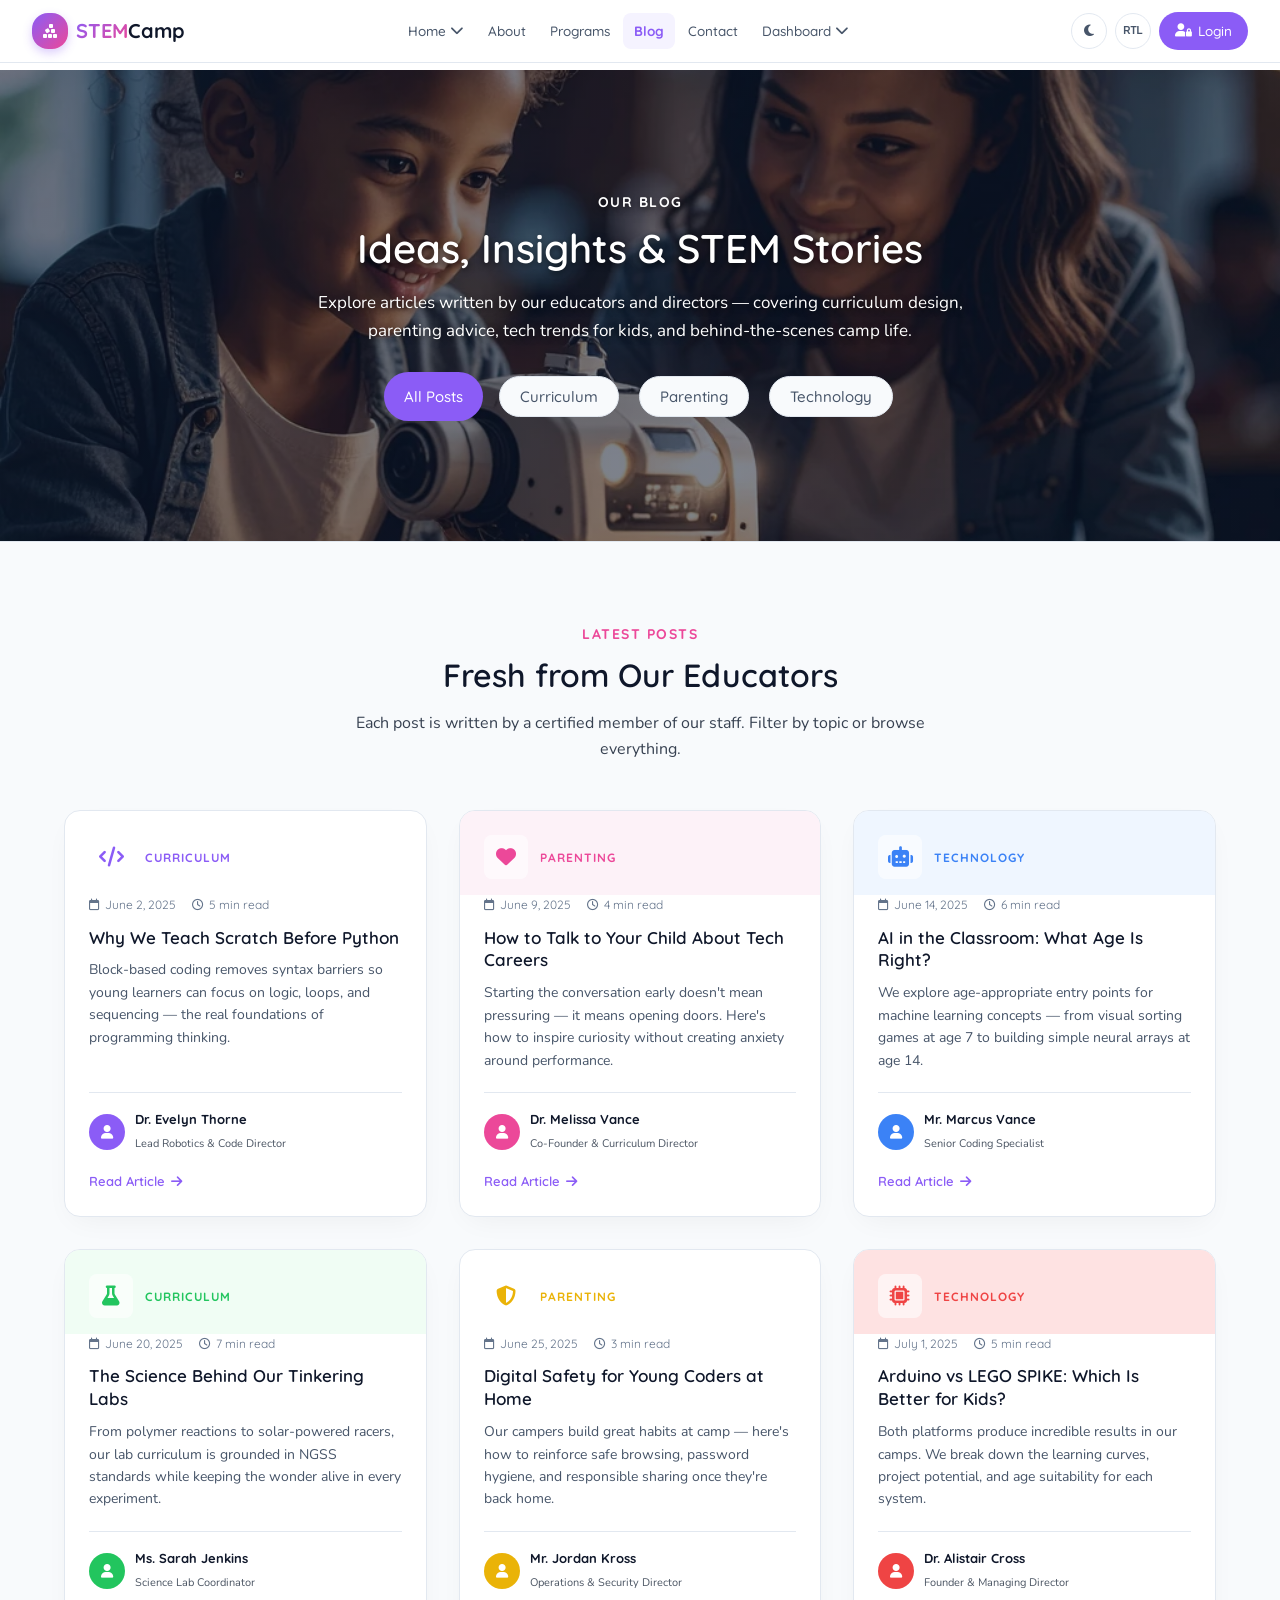
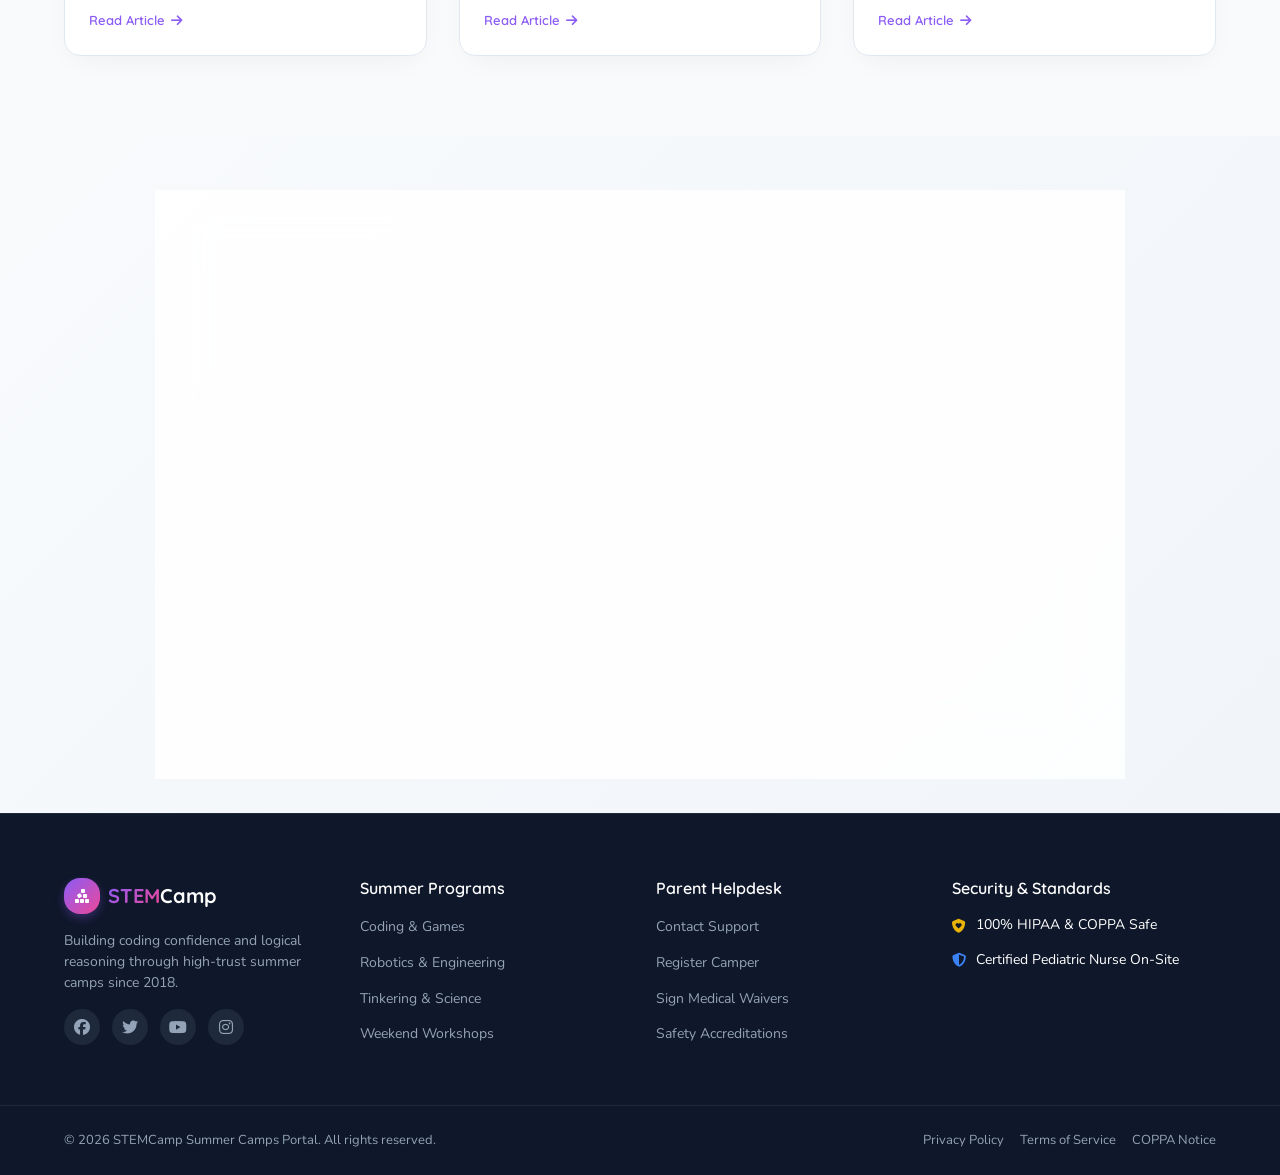
<file: blog.html>
<!DOCTYPE html>
<html lang="en" dir="ltr">
<head>
    <meta charset="UTF-8">
    <meta name="viewport" content="width=device-width, initial-scale=1.0">
    <title>Blog – STEM & Coding Summer Camp</title>
    <link rel="icon" type="image/svg+xml" href="data:image/svg+xml,%3Csvg xmlns='http://www.w3.org/2000/svg' viewBox='0 0 100 100'%3E%3Cpath d='M50 15 L85 32 L50 50 L15 32 Z' fill='%23a855f7'/%3E%3Cpath d='M15 32 L50 50 L50 85 L15 67 Z' fill='%237c3aed'/%3E%3Cpath d='M50 50 L85 32 L85 67 L50 85 Z' fill='%236d28d9'/%3E%3C/svg%3E">
    <link rel="preconnect" href="https://fonts.googleapis.com">
    <link rel="preconnect" href="https://fonts.gstatic.com" crossorigin>
    <link href="https://fonts.googleapis.com/css2?family=Nunito:wght@300..900&family=Quicksand:wght@300..700&family=Inter:wght@300..900&display=swap" rel="stylesheet">
    <link rel="stylesheet" href="https://cdnjs.cloudflare.com/ajax/libs/font-awesome/6.4.0/css/all.min.css">
    <link rel="stylesheet" href="style.css">
</head>
<body>

    <header class="global-header">
        <div class="header-container">
            <a href="home1.html" class="logo">
                <div class="logo-icon"><i class="fa-solid fa-cubes-stacked"></i></div>
                <div class="logo-text"><span class="logo-highlight">STEM</span>Camp</div>
            </a>
            <nav class="nav-menu">
                <ul class="nav-links">
                    <li class="nav-item has-dropdown">
                        <a href="#" class="nav-link dropdown-toggle">Home <i class="fa-solid fa-chevron-down"></i></a>
                        <ul class="dropdown-menu">
                            <li><a href="home1.html" class="dropdown-item">Home 1</a></li>
                            <li><a href="home2.html" class="dropdown-item">Home 2</a></li>
                        </ul>
                    </li>
                    <li class="nav-item"><a href="about.html" class="nav-link">About</a></li>
                    <li class="nav-item"><a href="programs.html" class="nav-link">Programs</a></li>
                    <li class="nav-item"><a href="blog.html" class="nav-link active">Blog</a></li>
                    <li class="nav-item"><a href="contact.html" class="nav-link">Contact</a></li>
                    <li class="nav-item has-dropdown">
                        <a href="#" class="nav-link dropdown-toggle">Dashboard <i class="fa-solid fa-chevron-down"></i></a>
                        <ul class="dropdown-menu">
                            <li><a href="user-dashboard.html" class="dropdown-item">User Dashboard</a></li>
                            <li><a href="admin-dashboard.html" class="dropdown-item">Admin Dashboard</a></li>
                        </ul>
                    </li>
                </ul>
                <div class="mobile-menu-actions">
                    <div class="mobile-toggles">
                        <button class="theme-toggle" aria-label="Toggle Dark/Light Mode"><i class="fa-solid fa-moon"></i></button>
                        <button class="dir-toggle" aria-label="Toggle LTR/RTL"><span>RTL</span></button>
                    </div>
                    <a href="login.html" class="btn btn-primary login-btn w-100"><i class="fa-solid fa-user-lock"></i> Login</a>
                </div>
            </nav>
            <div class="header-actions">
                <button class="theme-toggle" aria-label="Toggle Dark/Light Mode"><i class="fa-solid fa-moon"></i></button>
                <button class="dir-toggle" aria-label="Toggle LTR/RTL"><span>RTL</span></button>
                <a href="login.html" class="btn btn-primary login-btn"><i class="fa-solid fa-user-lock"></i> Login</a>
                <button class="mobile-nav-toggle" aria-label="Open Navigation Menu"><i class="fa-solid fa-bars"></i></button>
            </div>
        </div>
    </header>

    <main>

        <!-- Section 1: Blog Hero -->
        <section class="blog-hero section-bg-1">
            <div class="container">
                <div class="section-header max-width-700 text-center" style="margin-bottom:0;padding:40px 0;">
                    <span class="subtitle text-purple">Our Blog</span>
                    <h1 class="section-title" style="font-size:40px;">Ideas, Insights &amp; STEM Stories</h1>
                    <p class="section-desc" style="font-size:17px;margin-top:12px;">Explore articles written by our educators and directors — covering curriculum design, parenting advice, tech trends for kids, and behind-the-scenes camp life.</p>
                    <div style="margin-top:28px;display:flex;gap:12px;justify-content:center;flex-wrap:wrap;">
                        <button class="btn btn-primary blog-filter-btn active" data-filter="all">All Posts</button>
                        <button class="btn btn-filter blog-filter-btn" data-filter="curriculum">Curriculum</button>
                        <button class="btn btn-filter blog-filter-btn" data-filter="parenting">Parenting</button>
                        <button class="btn btn-filter blog-filter-btn" data-filter="technology">Technology</button>
                    </div>
                </div>
            </div>
        </section>

        <!-- Section 2: Articles Grid -->
        <section class="blog-articles-section bg-alt">
            <div class="container">
                <div class="section-header">
                    <span class="subtitle text-pink">Latest Posts</span>
                    <h2 class="section-title">Fresh from Our Educators</h2>
                    <p class="section-desc">Each post is written by a certified member of our staff. Filter by topic or browse everything.</p>
                </div>
                <div class="grid grid-3 blog-articles-grid">
                    <article class="blog-card" data-category="curriculum"><div class="blog-card-header bg-purple-light"><div class="blog-card-icon text-purple"><i class="fa-solid fa-code"></i></div><span class="blog-category-tag text-purple">Curriculum</span></div><div class="blog-card-body"><div class="blog-meta"><span><i class="fa-regular fa-calendar"></i> June 2, 2025</span><span><i class="fa-regular fa-clock"></i> 5 min read</span></div><h3>Why We Teach Scratch Before Python</h3><p>Block-based coding removes syntax barriers so young learners can focus on logic, loops, and sequencing — the real foundations of programming thinking.</p><div class="blog-author-row"><div class="blog-author-avatar bg-purple text-white"><i class="fa-solid fa-user"></i></div><div><strong>Dr. Evelyn Thorne</strong><span class="text-muted text-sm">Lead Robotics &amp; Code Director</span></div></div><a href="#" class="blog-read-more">Read Article <i class="fa-solid fa-arrow-right"></i></a></div></article>
                    <article class="blog-card" data-category="parenting"><div class="blog-card-header bg-pink-light"><div class="blog-card-icon text-pink"><i class="fa-solid fa-heart"></i></div><span class="blog-category-tag text-pink">Parenting</span></div><div class="blog-card-body"><div class="blog-meta"><span><i class="fa-regular fa-calendar"></i> June 9, 2025</span><span><i class="fa-regular fa-clock"></i> 4 min read</span></div><h3>How to Talk to Your Child About Tech Careers</h3><p>Starting the conversation early doesn't mean pressuring — it means opening doors. Here's how to inspire curiosity without creating anxiety around performance.</p><div class="blog-author-row"><div class="blog-author-avatar bg-pink text-white"><i class="fa-solid fa-user"></i></div><div><strong>Dr. Melissa Vance</strong><span class="text-muted text-sm">Co-Founder &amp; Curriculum Director</span></div></div><a href="#" class="blog-read-more">Read Article <i class="fa-solid fa-arrow-right"></i></a></div></article>
                    <article class="blog-card" data-category="technology"><div class="blog-card-header bg-blue-light"><div class="blog-card-icon text-blue"><i class="fa-solid fa-robot"></i></div><span class="blog-category-tag text-blue">Technology</span></div><div class="blog-card-body"><div class="blog-meta"><span><i class="fa-regular fa-calendar"></i> June 14, 2025</span><span><i class="fa-regular fa-clock"></i> 6 min read</span></div><h3>AI in the Classroom: What Age Is Right?</h3><p>We explore age-appropriate entry points for machine learning concepts — from visual sorting games at age 7 to building simple neural arrays at age 14.</p><div class="blog-author-row"><div class="blog-author-avatar bg-blue text-white"><i class="fa-solid fa-user"></i></div><div><strong>Mr. Marcus Vance</strong><span class="text-muted text-sm">Senior Coding Specialist</span></div></div><a href="#" class="blog-read-more">Read Article <i class="fa-solid fa-arrow-right"></i></a></div></article>
                    <article class="blog-card" data-category="curriculum"><div class="blog-card-header bg-green-light"><div class="blog-card-icon text-green"><i class="fa-solid fa-flask"></i></div><span class="blog-category-tag text-green">Curriculum</span></div><div class="blog-card-body"><div class="blog-meta"><span><i class="fa-regular fa-calendar"></i> June 20, 2025</span><span><i class="fa-regular fa-clock"></i> 7 min read</span></div><h3>The Science Behind Our Tinkering Labs</h3><p>From polymer reactions to solar-powered racers, our lab curriculum is grounded in NGSS standards while keeping the wonder alive in every experiment.</p><div class="blog-author-row"><div class="blog-author-avatar bg-green text-white"><i class="fa-solid fa-user"></i></div><div><strong>Ms. Sarah Jenkins</strong><span class="text-muted text-sm">Science Lab Coordinator</span></div></div><a href="#" class="blog-read-more">Read Article <i class="fa-solid fa-arrow-right"></i></a></div></article>
                    <article class="blog-card" data-category="parenting"><div class="blog-card-header bg-yellow-light"><div class="blog-card-icon text-yellow"><i class="fa-solid fa-shield-halved"></i></div><span class="blog-category-tag text-yellow">Parenting</span></div><div class="blog-card-body"><div class="blog-meta"><span><i class="fa-regular fa-calendar"></i> June 25, 2025</span><span><i class="fa-regular fa-clock"></i> 3 min read</span></div><h3>Digital Safety for Young Coders at Home</h3><p>Our campers build great habits at camp — here's how to reinforce safe browsing, password hygiene, and responsible sharing once they're back home.</p><div class="blog-author-row"><div class="blog-author-avatar bg-yellow text-white"><i class="fa-solid fa-user"></i></div><div><strong>Mr. Jordan Kross</strong><span class="text-muted text-sm">Operations &amp; Security Director</span></div></div><a href="#" class="blog-read-more">Read Article <i class="fa-solid fa-arrow-right"></i></a></div></article>
                    <article class="blog-card" data-category="technology"><div class="blog-card-header bg-red-light"><div class="blog-card-icon text-red"><i class="fa-solid fa-microchip"></i></div><span class="blog-category-tag text-red">Technology</span></div><div class="blog-card-body"><div class="blog-meta"><span><i class="fa-regular fa-calendar"></i> July 1, 2025</span><span><i class="fa-regular fa-clock"></i> 5 min read</span></div><h3>Arduino vs LEGO SPIKE: Which Is Better for Kids?</h3><p>Both platforms produce incredible results in our camps. We break down the learning curves, project potential, and age suitability for each system.</p><div class="blog-author-row"><div class="blog-author-avatar bg-red text-white"><i class="fa-solid fa-user"></i></div><div><strong>Dr. Alistair Cross</strong><span class="text-muted text-sm">Founder &amp; Managing Director</span></div></div><a href="#" class="blog-read-more">Read Article <i class="fa-solid fa-arrow-right"></i></a></div></article>
                </div>
            </div>
        </section>

        <!-- Section 3: Newsletter -->
        <section class="blog-newsletter-section">
            <div class="container">
                <div class="blog-newsletter-card glass-card">
                    <div class="blog-newsletter-grid">
                        <div class="blog-nl-left">
                            <div class="blog-nl-icon bg-purple-light text-purple"><i class="fa-solid fa-envelope-open-text"></i></div>
                            <h2>Stay in the Loop</h2>
                            <p class="section-desc">Get new articles, camp updates, and early-bird offers delivered straight to your inbox. No spam — only content worth reading.</p>
                            <ul class="blog-nl-perks">
                                <li><i class="fa-solid fa-check text-green"></i> Weekly educator-written articles</li>
                                <li><i class="fa-solid fa-check text-green"></i> First access to enrollment windows</li>
                                <li><i class="fa-solid fa-check text-green"></i> Free STEM activity PDFs for home</li>
                                <li><i class="fa-solid fa-check text-green"></i> Camp event announcements</li>
                            </ul>
                        </div>
                        <div class="blog-nl-right">
                            <form class="blog-nl-form" id="blog-nl-form">
                                <div class="form-group"><label class="form-label">Your Name</label><input type="text" class="form-input" placeholder="Amanda Jenkins" required></div>
                                <div class="form-group"><label class="form-label">Email Address</label><input type="email" class="form-input" placeholder="amanda@mail.com" required></div>
                                <div class="form-group"><label class="form-label">I am a…</label><select class="form-select"><option>Parent / Guardian</option><option>Educator / Teacher</option><option>Student</option><option>Camp Alumni</option></select></div>
                                <div class="checkbox-group"><input type="checkbox" id="nl-consent" checked><label for="nl-consent">I agree to receive email updates from STEMCamp. I can unsubscribe at any time.</label></div>
                                <button type="submit" class="btn btn-primary w-100 mt-3"><i class="fa-solid fa-paper-plane"></i> Subscribe Now</button>
                                <div id="nl-success" class="alert alert-success mt-2 hidden"><i class="fa-solid fa-circle-check"></i> You're subscribed! Check your inbox.</div>
                            </form>
                        </div>
                    </div>
                </div>
            </div>
        </section>

    </main>

    <footer class="global-footer">
        <div class="container footer-grid">
            <div class="footer-brand"><a href="home1.html" class="logo"><div class="logo-icon"><i class="fa-solid fa-cubes-stacked text-white"></i></div><div class="logo-text text-white"><span class="logo-highlight">STEM</span>Camp</div></a><p class="footer-tagline">Building coding confidence and logical reasoning through high-trust summer camps since 2018.</p><div class="social-links"><a href="#" aria-label="Facebook"><i class="fa-brands fa-facebook"></i></a><a href="#" aria-label="Twitter"><i class="fa-brands fa-twitter"></i></a><a href="#" aria-label="YouTube"><i class="fa-brands fa-youtube"></i></a><a href="#" aria-label="Instagram"><i class="fa-brands fa-instagram"></i></a></div></div>
            <div class="footer-links-col"><h4>Summer Programs</h4><ul><li><a href="programs.html">Coding &amp; Games</a></li><li><a href="programs.html">Robotics &amp; Engineering</a></li><li><a href="programs.html">Tinkering &amp; Science</a></li><li><a href="programs.html">Weekend Workshops</a></li></ul></div>
            <div class="footer-links-col"><h4>Parent Helpdesk</h4><ul><li><a href="contact.html">Contact Support</a></li><li><a href="register.html">Register Camper</a></li><li><a href="login.html">Sign Medical Waivers</a></li><li><a href="home1.html">Safety Accreditations</a></li></ul></div>
            <div class="footer-links-col"><h4>Security &amp; Standards</h4><div class="security-cert-block"><span class="cert-item"><i class="fa-solid fa-shield-heart text-yellow"></i> 100% HIPAA &amp; COPPA Safe</span><span class="cert-item"><i class="fa-solid fa-shield-halved text-blue"></i> Certified Pediatric Nurse On-Site</span></div></div>
        </div>
        <div class="footer-bottom"><div class="container footer-bottom-flex"><p>&copy; 2026 STEMCamp Summer Camps Portal. All rights reserved.</p><ul class="footer-legal-links"><li><a href="#">Privacy Policy</a></li><li><a href="#">Terms of Service</a></li><li><a href="#">COPPA Notice</a></li></ul></div></div>
    </footer>

    <script src="shared.js"></script>
    <script>
        // Blog filter
        const blogBtns = document.querySelectorAll('.blog-filter-btn');
        blogBtns.forEach(btn => {
            btn.addEventListener('click', () => {
                blogBtns.forEach(b => { b.classList.remove('active','btn-primary'); b.classList.add('btn-filter'); });
                btn.classList.add('active','btn-primary'); btn.classList.remove('btn-filter');
                const f = btn.getAttribute('data-filter');
                document.querySelectorAll('.blog-card').forEach(c => c.classList.toggle('hidden', f !== 'all' && c.getAttribute('data-category') !== f));
            });
        });
        // Newsletter
        const nlForm = document.getElementById('blog-nl-form');
        if (nlForm) nlForm.addEventListener('submit', e => { e.preventDefault(); document.getElementById('nl-success').classList.remove('hidden'); nlForm.reset(); setTimeout(() => document.getElementById('nl-success').classList.add('hidden'), 4000); });
    </script>
</body>
</html>
</file>
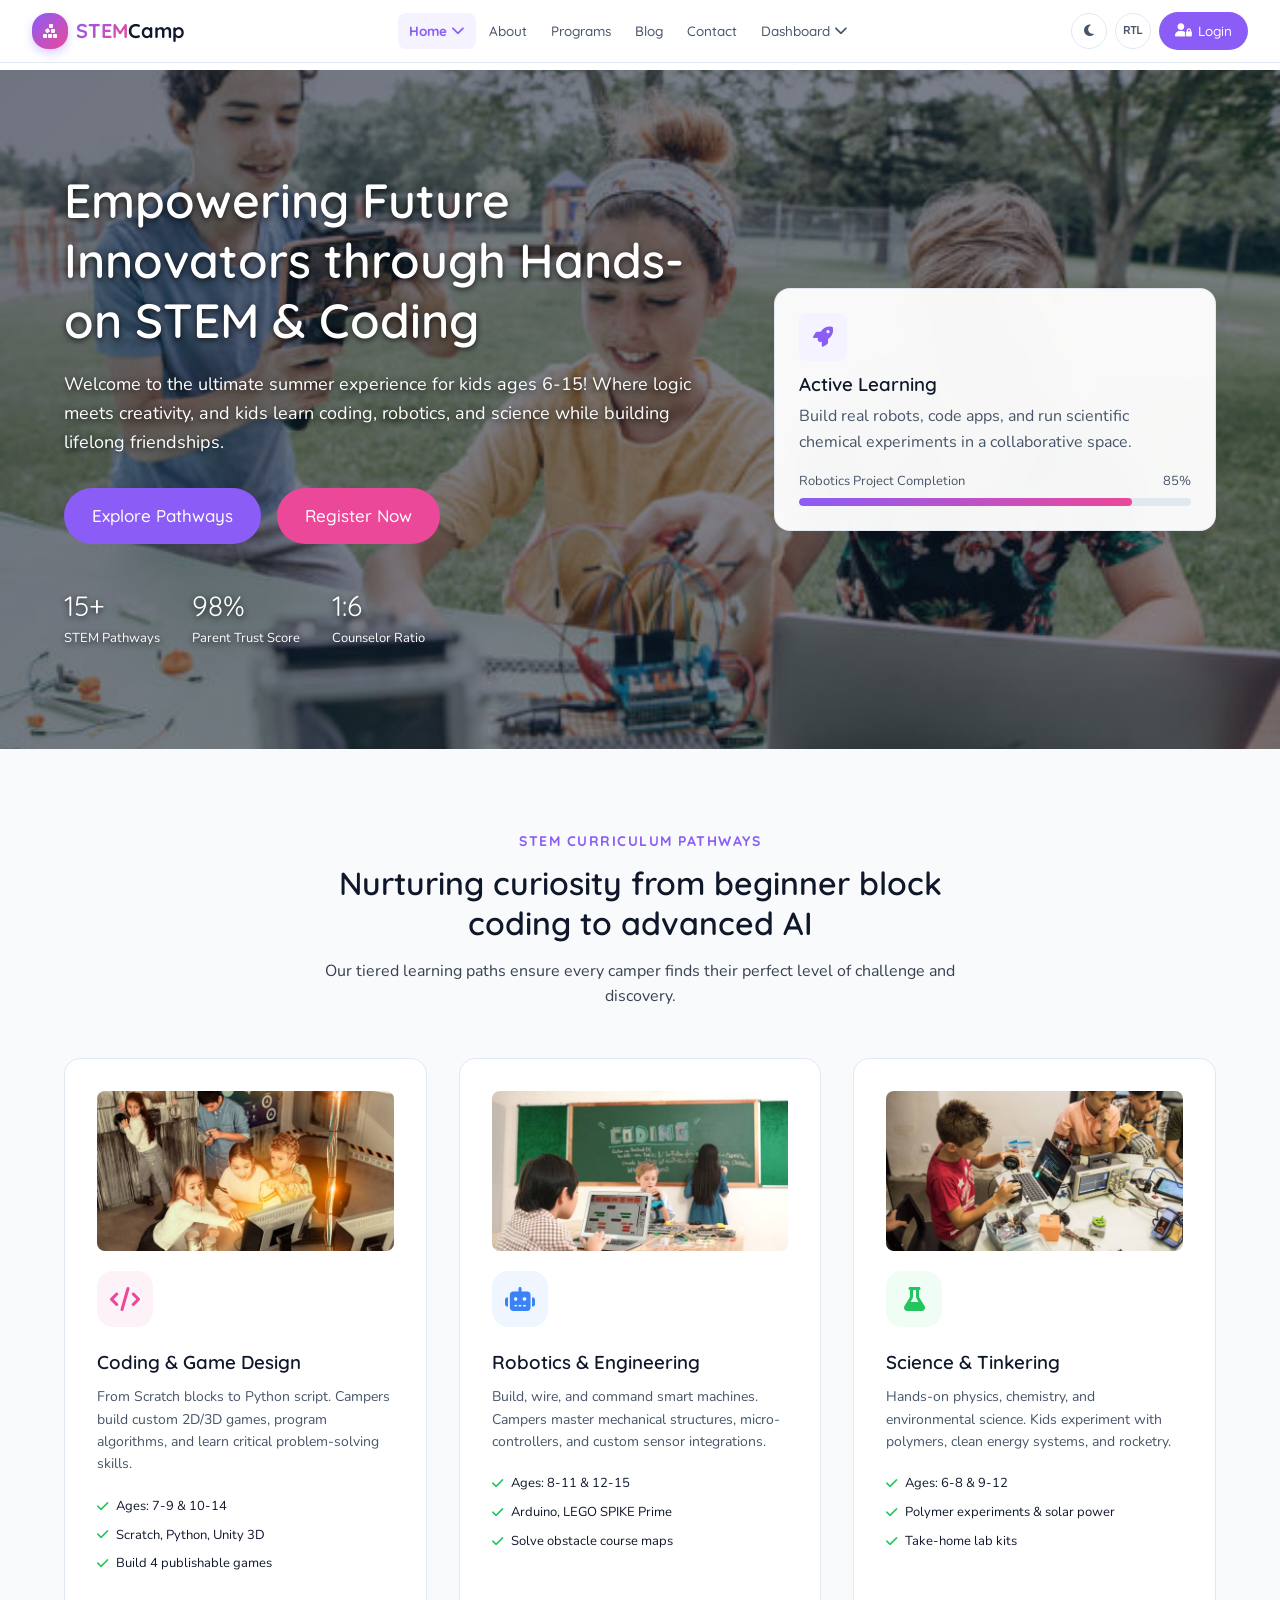
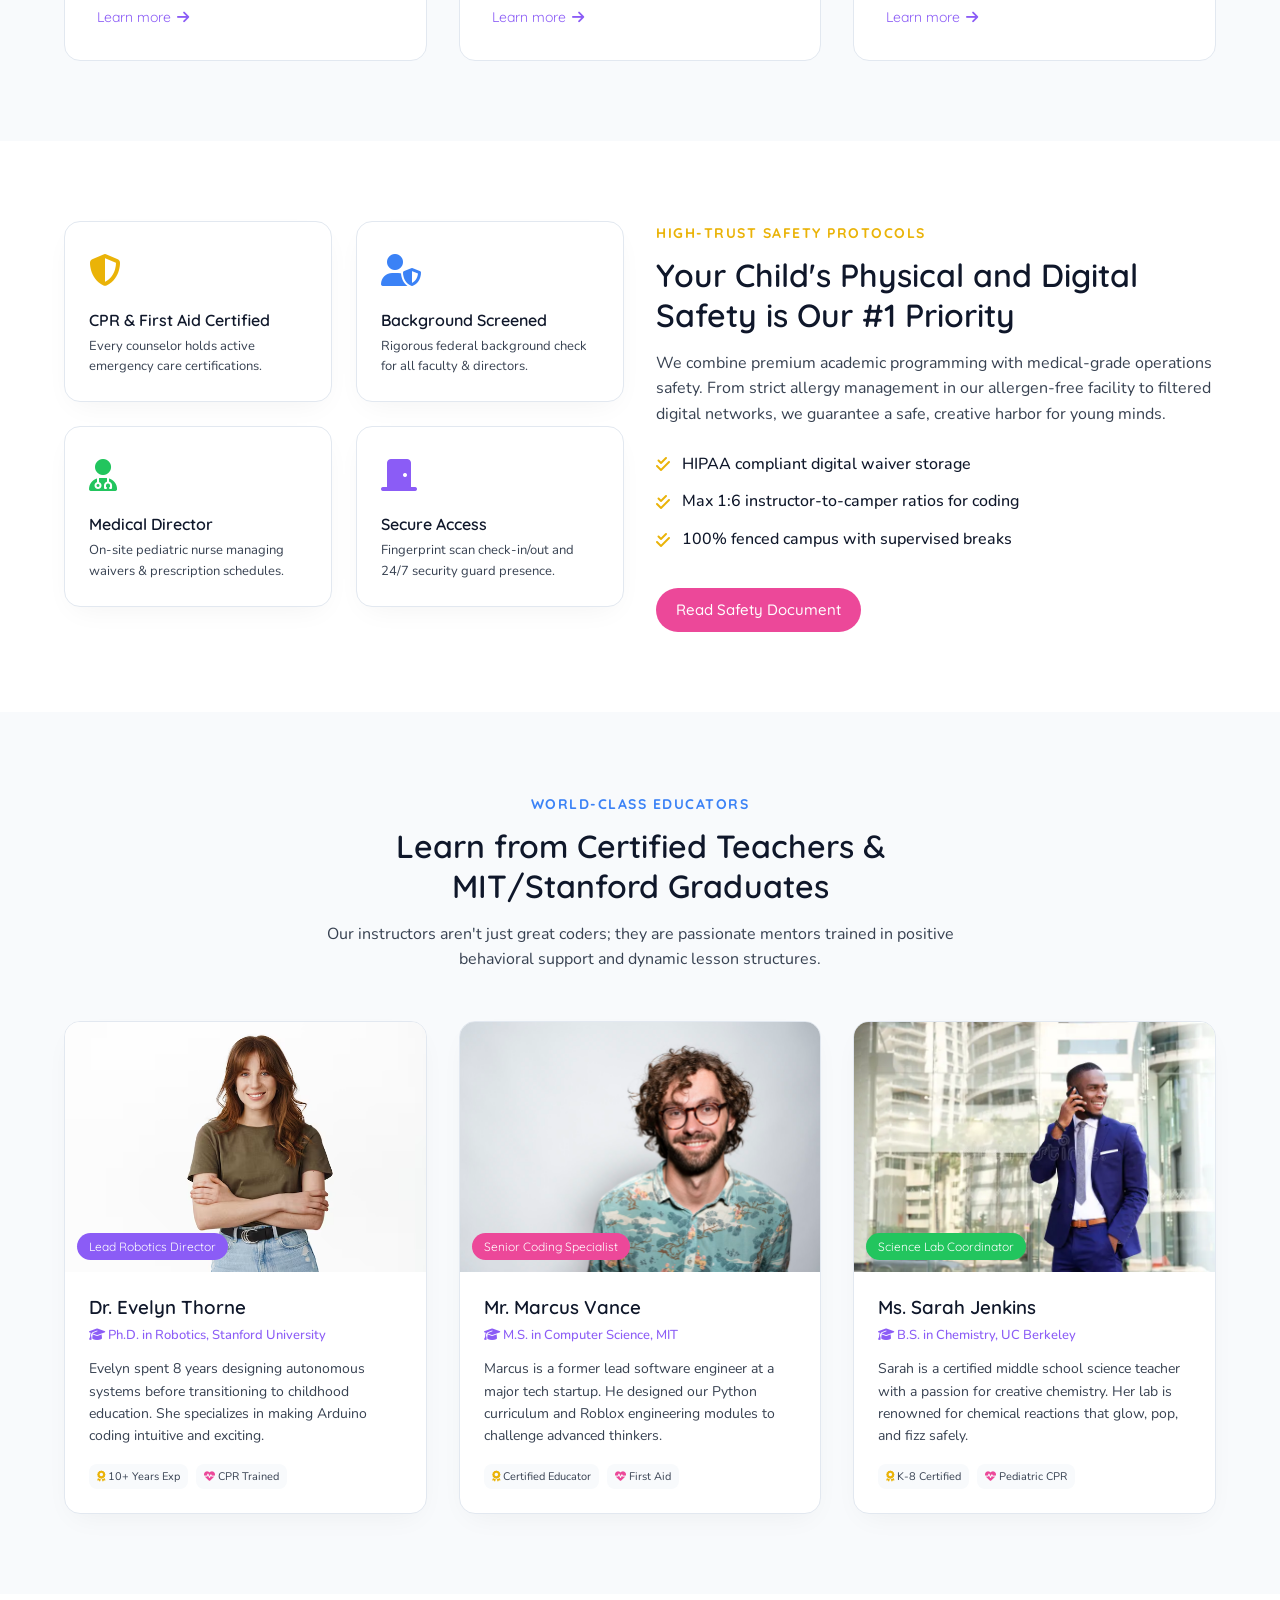
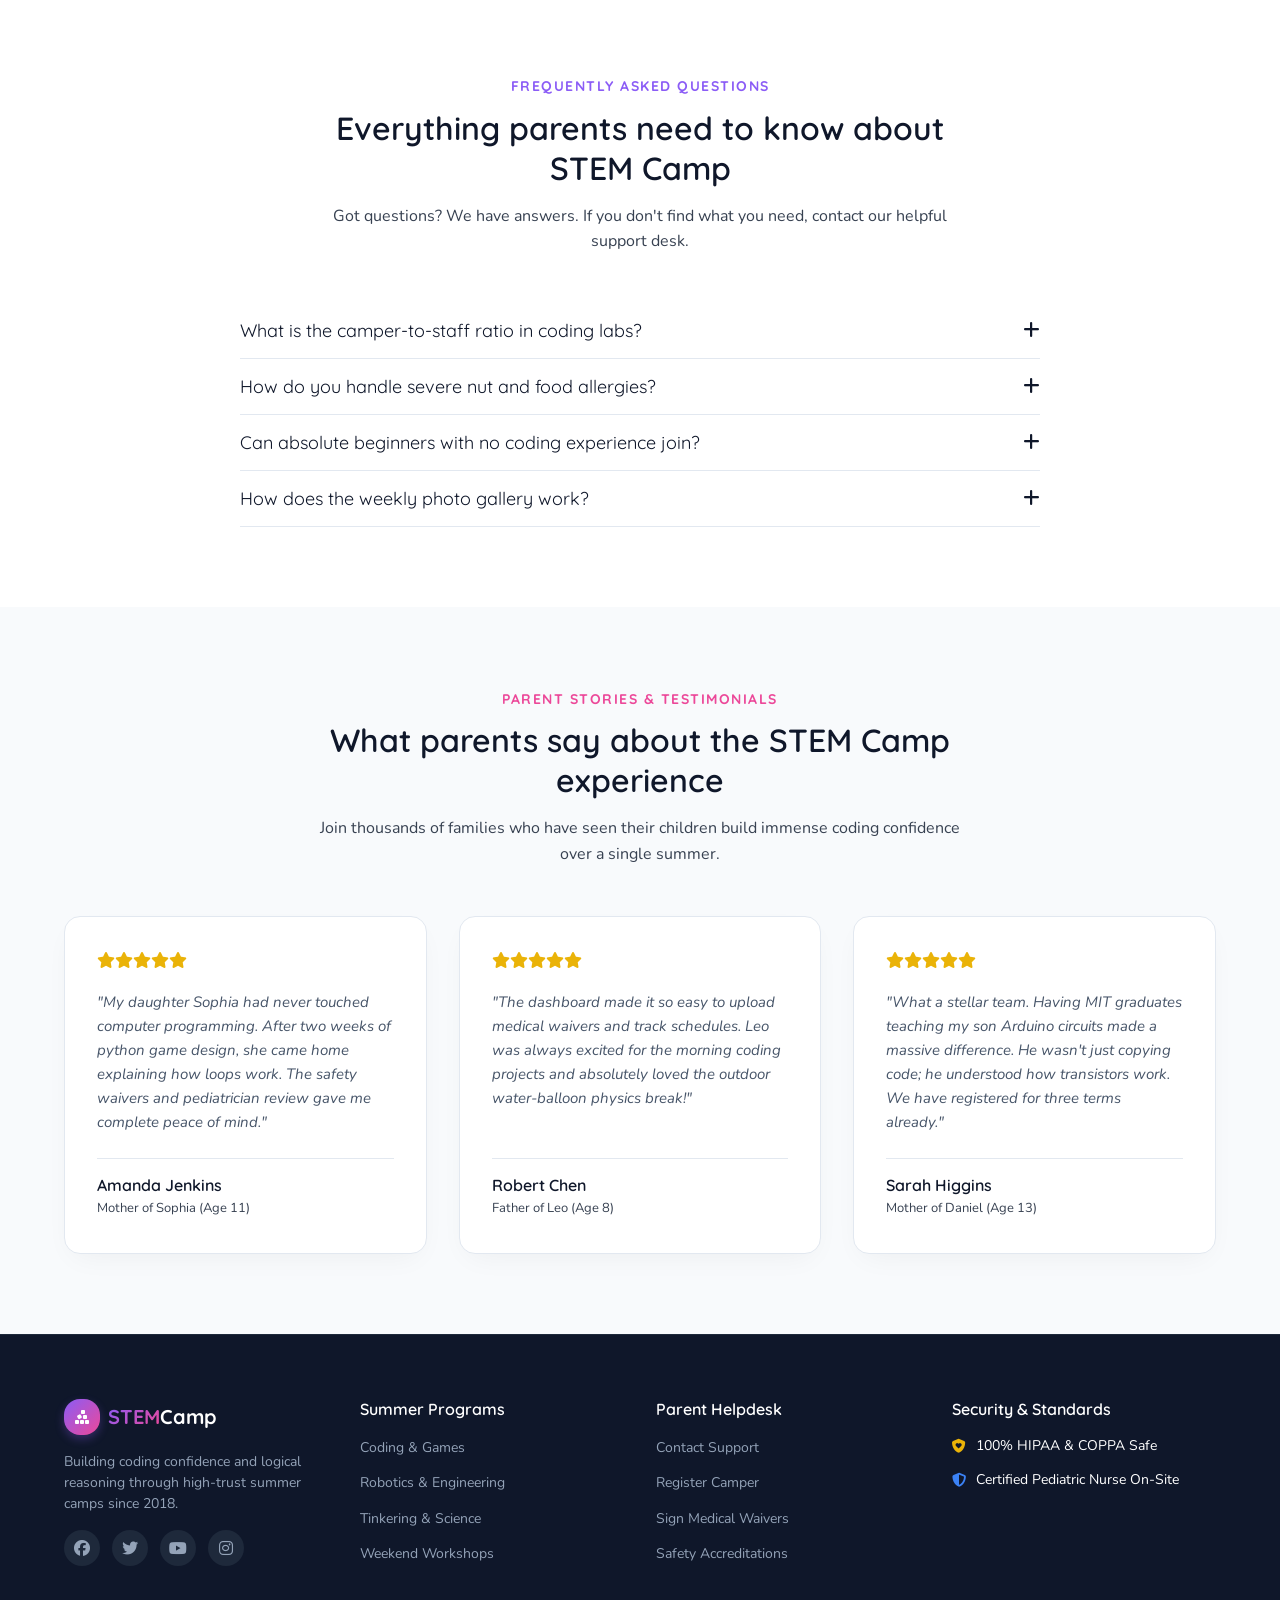
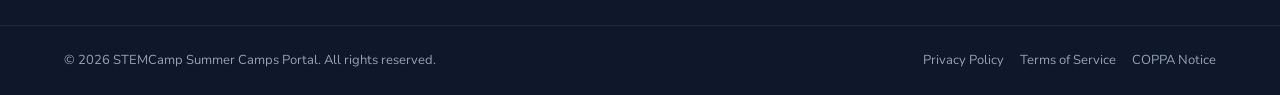
<file: home1.html>
<!DOCTYPE html>
<html lang="en" dir="ltr">
<head>
    <meta charset="UTF-8">
    <meta name="viewport" content="width=device-width, initial-scale=1.0">
    <title>Home – STEM & Coding Summer Camp</title>
    <link rel="icon" type="image/svg+xml" href="data:image/svg+xml,%3Csvg xmlns='http://www.w3.org/2000/svg' viewBox='0 0 100 100'%3E%3Cpath d='M50 15 L85 32 L50 50 L15 32 Z' fill='%23a855f7'/%3E%3Cpath d='M15 32 L50 50 L50 85 L15 67 Z' fill='%237c3aed'/%3E%3Cpath d='M50 50 L85 32 L85 67 L50 85 Z' fill='%236d28d9'/%3E%3C/svg%3E">
    <link rel="preconnect" href="https://fonts.googleapis.com">
    <link rel="preconnect" href="https://fonts.gstatic.com" crossorigin>
    <link href="https://fonts.googleapis.com/css2?family=Nunito:wght@300..900&family=Quicksand:wght@300..700&family=Inter:wght@300..900&display=swap" rel="stylesheet">
    <link rel="stylesheet" href="https://cdnjs.cloudflare.com/ajax/libs/font-awesome/6.4.0/css/all.min.css">
    <link rel="stylesheet" href="style.css">
</head>
<body>

    <header class="global-header">
        <div class="header-container">
            <a href="home1.html" class="logo">
                <div class="logo-icon"><i class="fa-solid fa-cubes-stacked"></i></div>
                <div class="logo-text"><span class="logo-highlight">STEM</span>Camp</div>
            </a>
            <nav class="nav-menu">
                <ul class="nav-links">
                    <li class="nav-item has-dropdown">
                        <a href="#" class="nav-link dropdown-toggle active">Home <i class="fa-solid fa-chevron-down"></i></a>
                        <ul class="dropdown-menu">
                            <li><a href="home1.html" class="dropdown-item active">Home 1</a></li>
                            <li><a href="home2.html" class="dropdown-item">Home 2</a></li>
                        </ul>
                    </li>
                    <li class="nav-item"><a href="about.html" class="nav-link">About</a></li>
                    <li class="nav-item"><a href="programs.html" class="nav-link">Programs</a></li>
                    <li class="nav-item"><a href="blog.html" class="nav-link">Blog</a></li>
                    <li class="nav-item"><a href="contact.html" class="nav-link">Contact</a></li>
                    <li class="nav-item has-dropdown">
                        <a href="#" class="nav-link dropdown-toggle">Dashboard <i class="fa-solid fa-chevron-down"></i></a>
                        <ul class="dropdown-menu">
                            <li><a href="user-dashboard.html" class="dropdown-item">User Dashboard</a></li>
                            <li><a href="admin-dashboard.html" class="dropdown-item">Admin Dashboard</a></li>
                        </ul>
                    </li>
                </ul>
                <div class="mobile-menu-actions">
                    <div class="mobile-toggles">
                        <button class="theme-toggle" aria-label="Toggle Dark/Light Mode"><i class="fa-solid fa-moon"></i></button>
                        <button class="dir-toggle" aria-label="Toggle LTR/RTL"><span>RTL</span></button>
                    </div>
                    <a href="login.html" class="btn btn-primary login-btn w-100"><i class="fa-solid fa-user-lock"></i> Login</a>
                </div>
            </nav>
            <div class="header-actions">
                <button class="theme-toggle" aria-label="Toggle Dark/Light Mode"><i class="fa-solid fa-moon"></i></button>
                <button class="dir-toggle" aria-label="Toggle LTR/RTL"><span>RTL</span></button>
                <a href="login.html" class="btn btn-primary login-btn"><i class="fa-solid fa-user-lock"></i> Login</a>
                <button class="mobile-nav-toggle" aria-label="Open Navigation Menu"><i class="fa-solid fa-bars"></i></button>
            </div>
        </div>
    </header>

    <main>

        <!-- Section 1: Hero -->
        <section class="hero-section section-h1-1">
            <div class="container hero-grid">
                <div class="hero-content">
                    <h1 class="hero-title">Empowering Future Innovators through Hands-on STEM & Coding</h1>
                    <p class="hero-desc">Welcome to the ultimate summer experience for kids ages 6-15! Where logic meets creativity, and kids learn coding, robotics, and science while building lifelong friendships.</p>
                    <div class="hero-buttons">
                        <a href="programs.html" class="btn btn-primary btn-lg">Explore Pathways</a>
                        <a href="register.html" class="btn btn-secondary btn-lg">Register Now</a>
                    </div>
                    <div class="hero-stats">
                        <div class="stat-mini"><span class="stat-num">15+</span><span class="stat-lbl">STEM Pathways</span></div>
                        <div class="stat-mini"><span class="stat-num">98%</span><span class="stat-lbl">Parent Trust Score</span></div>
                        <div class="stat-mini"><span class="stat-num">1:6</span><span class="stat-lbl">Counselor Ratio</span></div>
                    </div>
                </div>
                <div class="hero-visual">
                    <div class="glass-card hero-interactive-card">
                        <div class="card-header-icon"><i class="fa-solid fa-rocket animate-bounce"></i></div>
                        <h3>Active Learning</h3>
                        <p>Build real robots, code apps, and run scientific chemical experiments in a collaborative space.</p>
                        <div class="progress-bar-container">
                            <div class="progress-label"><span>Robotics Project Completion</span><span>85%</span></div>
                            <div class="progress-track"><div class="progress-fill" style="width:85%;"></div></div>
                        </div>
                    </div>
                </div>
            </div>
        </section>

        <!-- Section 2: Curriculum Pathways -->
        <section class="pathways-section section-h1-2 bg-alt">
            <div class="container">
                <div class="section-header">
                    <span class="subtitle text-purple">STEM Curriculum Pathways</span>
                    <h2 class="section-title">Nurturing curiosity from beginner block coding to advanced AI</h2>
                    <p class="section-desc">Our tiered learning paths ensure every camper finds their perfect level of challenge and discovery.</p>
                </div>
                <div class="grid grid-3">
                    <div class="pathway-card">
                        <img src="./s12.jpg" alt="Coding and Game Design" class="pathway-card-img">
                        <div class="pathway-icon bg-pink-light text-pink"><i class="fa-solid fa-code"></i></div>
                        <h3>Coding & Game Design</h3>
                        <p>From Scratch blocks to Python script. Campers build custom 2D/3D games, program algorithms, and learn critical problem-solving skills.</p>
                        <ul class="pathway-details">
                            <li><i class="fa-solid fa-check text-green"></i> Ages: 7-9 &amp; 10-14</li>
                            <li><i class="fa-solid fa-check text-green"></i> Scratch, Python, Unity 3D</li>
                            <li><i class="fa-solid fa-check text-green"></i> Build 4 publishable games</li>
                        </ul>
                        <a href="programs.html" class="pathway-link">Learn more <i class="fa-solid fa-arrow-right"></i></a>
                    </div>
                    <div class="pathway-card">
                        <img src="./s13.jpg" alt="Robotics and Engineering" class="pathway-card-img">
                        <div class="pathway-icon bg-blue-light text-blue"><i class="fa-solid fa-robot"></i></div>
                        <h3>Robotics &amp; Engineering</h3>
                        <p>Build, wire, and command smart machines. Campers master mechanical structures, micro-controllers, and custom sensor integrations.</p>
                        <ul class="pathway-details">
                            <li><i class="fa-solid fa-check text-green"></i> Ages: 8-11 &amp; 12-15</li>
                            <li><i class="fa-solid fa-check text-green"></i> Arduino, LEGO SPIKE Prime</li>
                            <li><i class="fa-solid fa-check text-green"></i> Solve obstacle course maps</li>
                        </ul>
                        <a href="programs.html" class="pathway-link">Learn more <i class="fa-solid fa-arrow-right"></i></a>
                    </div>
                    <div class="pathway-card">
                        <img src="./s8.jpg" alt="Science and Tinkering" class="pathway-card-img">
                        <div class="pathway-icon bg-green-light text-green"><i class="fa-solid fa-flask"></i></div>
                        <h3>Science &amp; Tinkering</h3>
                        <p>Hands-on physics, chemistry, and environmental science. Kids experiment with polymers, clean energy systems, and rocketry.</p>
                        <ul class="pathway-details">
                            <li><i class="fa-solid fa-check text-green"></i> Ages: 6-8 &amp; 9-12</li>
                            <li><i class="fa-solid fa-check text-green"></i> Polymer experiments &amp; solar power</li>
                            <li><i class="fa-solid fa-check text-green"></i> Take-home lab kits</li>
                        </ul>
                        <a href="programs.html" class="pathway-link">Learn more <i class="fa-solid fa-arrow-right"></i></a>
                    </div>
                </div>
            </div>
        </section>

        <!-- Section 3: Safety & Compliance -->
        <section class="safety-section section-h1-3">
            <div class="container grid grid-2-equal">
                <div class="safety-visual">
                    <div class="badge-grid">
                        <div class="badge-card"><div class="badge-icon text-yellow"><i class="fa-solid fa-shield-halved"></i></div><h4>CPR &amp; First Aid Certified</h4><p>Every counselor holds active emergency care certifications.</p></div>
                        <div class="badge-card"><div class="badge-icon text-blue"><i class="fa-solid fa-user-shield"></i></div><h4>Background Screened</h4><p>Rigorous federal background check for all faculty &amp; directors.</p></div>
                        <div class="badge-card"><div class="badge-icon text-green"><i class="fa-solid fa-user-doctor"></i></div><h4>Medical Director</h4><p>On-site pediatric nurse managing waivers &amp; prescription schedules.</p></div>
                        <div class="badge-card"><div class="badge-icon text-purple"><i class="fa-solid fa-door-closed"></i></div><h4>Secure Access</h4><p>Fingerprint scan check-in/out and 24/7 security guard presence.</p></div>
                    </div>
                </div>
                <div class="safety-content">
                    <span class="subtitle text-yellow">High-Trust Safety Protocols</span>
                    <h2 class="section-title">Your Child's Physical and Digital Safety is Our #1 Priority</h2>
                    <p class="section-desc">We combine premium academic programming with medical-grade operations safety. From strict allergy management in our allergen-free facility to filtered digital networks, we guarantee a safe, creative harbor for young minds.</p>
                    <ul class="safety-list">
                        <li><i class="fa-solid fa-check-double text-yellow"></i> HIPAA compliant digital waiver storage</li>
                        <li><i class="fa-solid fa-check-double text-yellow"></i> Max 1:6 instructor-to-camper ratios for coding</li>
                        <li><i class="fa-solid fa-check-double text-yellow"></i> 100% fenced campus with supervised breaks</li>
                    </ul>
                    <a href="about.html" class="btn btn-secondary mt-3">Read Safety Document</a>
                </div>
            </div>
        </section>

        <!-- Section 4: Teacher Bios -->
        <section class="teachers-section section-h1-4 bg-alt">
            <div class="container">
                <div class="section-header">
                    <span class="subtitle text-blue">World-Class Educators</span>
                    <h2 class="section-title">Learn from Certified Teachers &amp; MIT/Stanford Graduates</h2>
                    <p class="section-desc">Our instructors aren't just great coders; they are passionate mentors trained in positive behavioral support and dynamic lesson structures.</p>
                </div>
                <div class="grid grid-3">
                    <div class="teacher-card">
                        <div class="teacher-image-wrapper">
                            <img src="./f1.avif" alt="Dr. Evelyn Thorne" class="teacher-image">
                            <span class="teacher-role bg-purple text-white">Lead Robotics Director</span>
                        </div>
                        <div class="teacher-info">
                            <h3>Dr. Evelyn Thorne</h3>
                            <p class="teacher-degree"><i class="fa-solid fa-graduation-cap"></i> Ph.D. in Robotics, Stanford University</p>
                            <p class="teacher-bio">Evelyn spent 8 years designing autonomous systems before transitioning to childhood education. She specializes in making Arduino coding intuitive and exciting.</p>
                            <div class="teacher-badges">
                                <span class="teacher-badge"><i class="fa-solid fa-award text-yellow"></i> 10+ Years Exp</span>
                                <span class="teacher-badge"><i class="fa-solid fa-heart-pulse text-pink"></i> CPR Trained</span>
                            </div>
                        </div>
                    </div>
                    <div class="teacher-card">
                        <div class="teacher-image-wrapper">
                            <img src="./male1.avif" alt="Mr. Marcus Vance" class="teacher-image">
                            <span class="teacher-role bg-pink text-white">Senior Coding Specialist</span>
                        </div>
                        <div class="teacher-info">
                            <h3>Mr. Marcus Vance</h3>
                            <p class="teacher-degree"><i class="fa-solid fa-graduation-cap"></i> M.S. in Computer Science, MIT</p>
                            <p class="teacher-bio">Marcus is a former lead software engineer at a major tech startup. He designed our Python curriculum and Roblox engineering modules to challenge advanced thinkers.</p>
                            <div class="teacher-badges">
                                <span class="teacher-badge"><i class="fa-solid fa-award text-yellow"></i> Certified Educator</span>
                                <span class="teacher-badge"><i class="fa-solid fa-heart-pulse text-pink"></i> First Aid</span>
                            </div>
                        </div>
                    </div>
                    <div class="teacher-card">
                        <div class="teacher-image-wrapper">
                            <img src="./a1.webp" alt="Ms. Sarah Jenkins" class="teacher-image">
                            <span class="teacher-role bg-green text-white">Science Lab Coordinator</span>
                        </div>
                        <div class="teacher-info">
                            <h3>Ms. Sarah Jenkins</h3>
                            <p class="teacher-degree"><i class="fa-solid fa-graduation-cap"></i> B.S. in Chemistry, UC Berkeley</p>
                            <p class="teacher-bio">Sarah is a certified middle school science teacher with a passion for creative chemistry. Her lab is renowned for chemical reactions that glow, pop, and fizz safely.</p>
                            <div class="teacher-badges">
                                <span class="teacher-badge"><i class="fa-solid fa-award text-yellow"></i> K-8 Certified</span>
                                <span class="teacher-badge"><i class="fa-solid fa-heart-pulse text-pink"></i> Pediatric CPR</span>
                            </div>
                        </div>
                    </div>
                </div>
            </div>
        </section>

        <!-- Section 5: FAQ Accordion -->
        <section class="faq-section section-h1-5">
            <div class="container">
                <div class="section-header">
                    <span class="subtitle text-purple">Frequently Asked Questions</span>
                    <h2 class="section-title">Everything parents need to know about STEM Camp</h2>
                    <p class="section-desc">Got questions? We have answers. If you don't find what you need, contact our helpful support desk.</p>
                </div>
                <div class="faq-accordion">
                    <div class="accordion-item">
                        <button class="accordion-header"><span>What is the camper-to-staff ratio in coding labs?</span><i class="fa-solid fa-plus"></i></button>
                        <div class="accordion-body"><p>We maintain a strict 1:6 ratio for computer and robotics lab settings. This ensures that every child receives immediate debugging help, customized mentorship, and personal attention to prevent frustration.</p></div>
                    </div>
                    <div class="accordion-item">
                        <button class="accordion-header"><span>How do you handle severe nut and food allergies?</span><i class="fa-solid fa-plus"></i></button>
                        <div class="accordion-body"><p>Our entire facility is strictly nut-free. Parents submit allergy details in our medical waiver portal, and campers with allergies wear color-coded wristbands. Our registered nurse coordinates and stores epinephrine autoinjectors in central, labeled safety cabinets.</p></div>
                    </div>
                    <div class="accordion-item">
                        <button class="accordion-header"><span>Can absolute beginners with no coding experience join?</span><i class="fa-solid fa-plus"></i></button>
                        <div class="accordion-body"><p>Absolutely! We design our entry pathways (like Scratch Coding and LEGO Robotics Foundations) specifically for absolute beginners. We split campers by age and skill group to ensure everyone works at a comfortable, rewarding pace.</p></div>
                    </div>
                    <div class="accordion-item">
                        <button class="accordion-header"><span>How does the weekly photo gallery work?</span><i class="fa-solid fa-plus"></i></button>
                        <div class="accordion-body"><p>Registered parents receive a secure, password-protected link inside the parent dashboard. Photos taken by our staff are uploaded every Monday and Wednesday evening, allowing you to see your child's creations in real-time.</p></div>
                    </div>
                </div>
            </div>
        </section>

        <!-- Section 6: Testimonials -->
        <section class="testimonials-section section-h1-6 bg-alt">
            <div class="container">
                <div class="section-header">
                    <span class="subtitle text-pink">Parent Stories &amp; Testimonials</span>
                    <h2 class="section-title">What parents say about the STEM Camp experience</h2>
                    <p class="section-desc">Join thousands of families who have seen their children build immense coding confidence over a single summer.</p>
                </div>
                <div class="grid grid-3">
                    <div class="testimonial-card">
                        <div class="stars"><i class="fa-solid fa-star"></i><i class="fa-solid fa-star"></i><i class="fa-solid fa-star"></i><i class="fa-solid fa-star"></i><i class="fa-solid fa-star"></i></div>
                        <p class="testimonial-text">"My daughter Sophia had never touched computer programming. After two weeks of python game design, she came home explaining how loops work. The safety waivers and pediatrician review gave me complete peace of mind."</p>
                        <div class="testimonial-author"><h4>Amanda Jenkins</h4><span class="author-sub">Mother of Sophia (Age 11)</span></div>
                    </div>
                    <div class="testimonial-card">
                        <div class="stars"><i class="fa-solid fa-star"></i><i class="fa-solid fa-star"></i><i class="fa-solid fa-star"></i><i class="fa-solid fa-star"></i><i class="fa-solid fa-star"></i></div>
                        <p class="testimonial-text">"The dashboard made it so easy to upload medical waivers and track schedules. Leo was always excited for the morning coding projects and absolutely loved the outdoor water-balloon physics break!"</p>
                        <div class="testimonial-author"><h4>Robert Chen</h4><span class="author-sub">Father of Leo (Age 8)</span></div>
                    </div>
                    <div class="testimonial-card">
                        <div class="stars"><i class="fa-solid fa-star"></i><i class="fa-solid fa-star"></i><i class="fa-solid fa-star"></i><i class="fa-solid fa-star"></i><i class="fa-solid fa-star"></i></div>
                        <p class="testimonial-text">"What a stellar team. Having MIT graduates teaching my son Arduino circuits made a massive difference. He wasn't just copying code; he understood how transistors work. We have registered for three terms already."</p>
                        <div class="testimonial-author"><h4>Sarah Higgins</h4><span class="author-sub">Mother of Daniel (Age 13)</span></div>
                    </div>
                </div>
            </div>
        </section>

    </main>

    <footer class="global-footer">
        <div class="container footer-grid">
            <div class="footer-brand">
                <a href="home1.html" class="logo"><div class="logo-icon"><i class="fa-solid fa-cubes-stacked text-white"></i></div><div class="logo-text text-white"><span class="logo-highlight">STEM</span>Camp</div></a>
                <p class="footer-tagline">Building coding confidence and logical reasoning through high-trust summer camps since 2018.</p>
                <div class="social-links">
                    <a href="#" aria-label="Facebook"><i class="fa-brands fa-facebook"></i></a>
                    <a href="#" aria-label="Twitter"><i class="fa-brands fa-twitter"></i></a>
                    <a href="#" aria-label="YouTube"><i class="fa-brands fa-youtube"></i></a>
                    <a href="#" aria-label="Instagram"><i class="fa-brands fa-instagram"></i></a>
                </div>
            </div>
            <div class="footer-links-col">
                <h4>Summer Programs</h4>
                <ul>
                    <li><a href="programs.html">Coding &amp; Games</a></li>
                    <li><a href="programs.html">Robotics &amp; Engineering</a></li>
                    <li><a href="programs.html">Tinkering &amp; Science</a></li>
                    <li><a href="programs.html">Weekend Workshops</a></li>
                </ul>
            </div>
            <div class="footer-links-col">
                <h4>Parent Helpdesk</h4>
                <ul>
                    <li><a href="contact.html">Contact Support</a></li>
                    <li><a href="register.html">Register Camper</a></li>
                    <li><a href="login.html">Sign Medical Waivers</a></li>
                    <li><a href="home1.html">Safety Accreditations</a></li>
                </ul>
            </div>
            <div class="footer-links-col">
                <h4>Security &amp; Standards</h4>
                <div class="security-cert-block">
                    <span class="cert-item"><i class="fa-solid fa-shield-heart text-yellow"></i> 100% HIPAA &amp; COPPA Safe</span>
                    <span class="cert-item"><i class="fa-solid fa-shield-halved text-blue"></i> Certified Pediatric Nurse On-Site</span>
                </div>
            </div>
        </div>
        <div class="footer-bottom">
            <div class="container footer-bottom-flex">
                <p>&copy; 2026 STEMCamp Summer Camps Portal. All rights reserved.</p>
                <ul class="footer-legal-links">
                    <li><a href="#">Privacy Policy</a></li>
                    <li><a href="#">Terms of Service</a></li>
                    <li><a href="#">COPPA Notice</a></li>
                </ul>
            </div>
        </div>
    </footer>

    <script src="shared.js"></script>
</body>
</html>
</file>
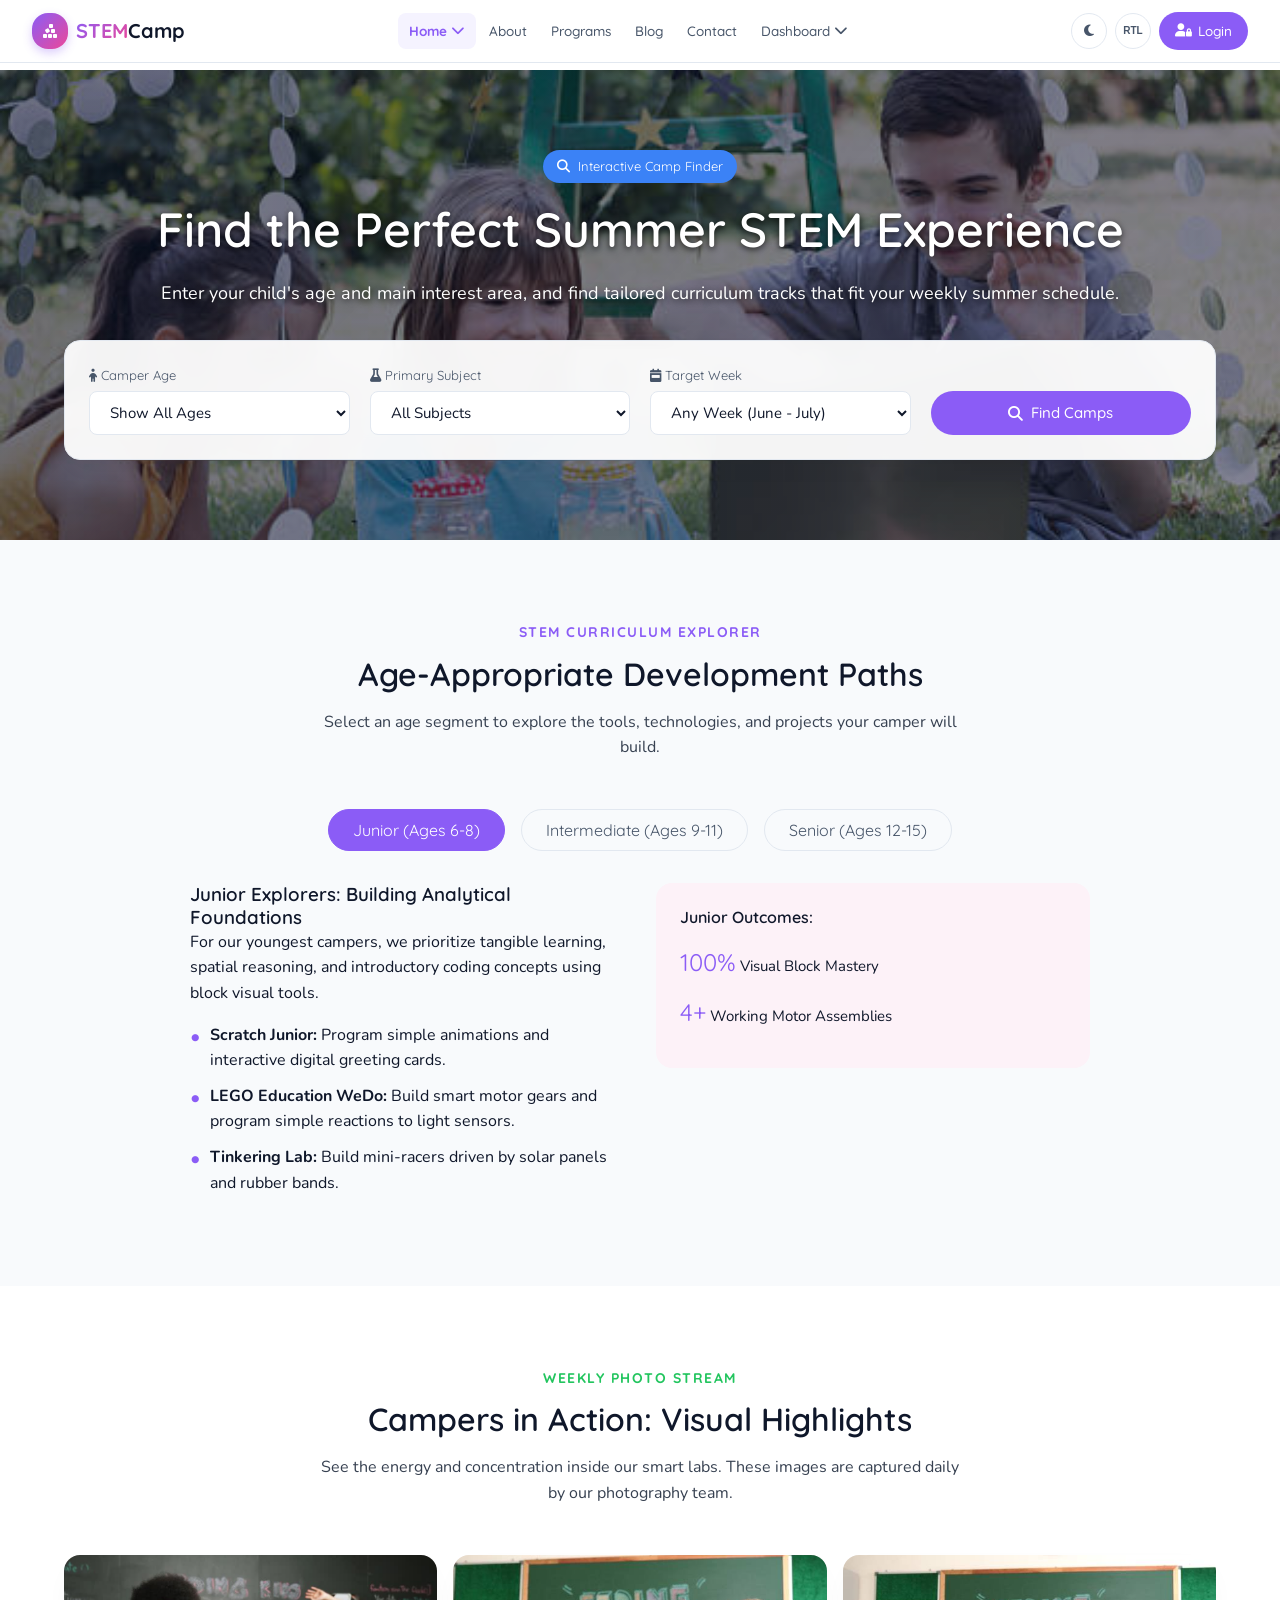
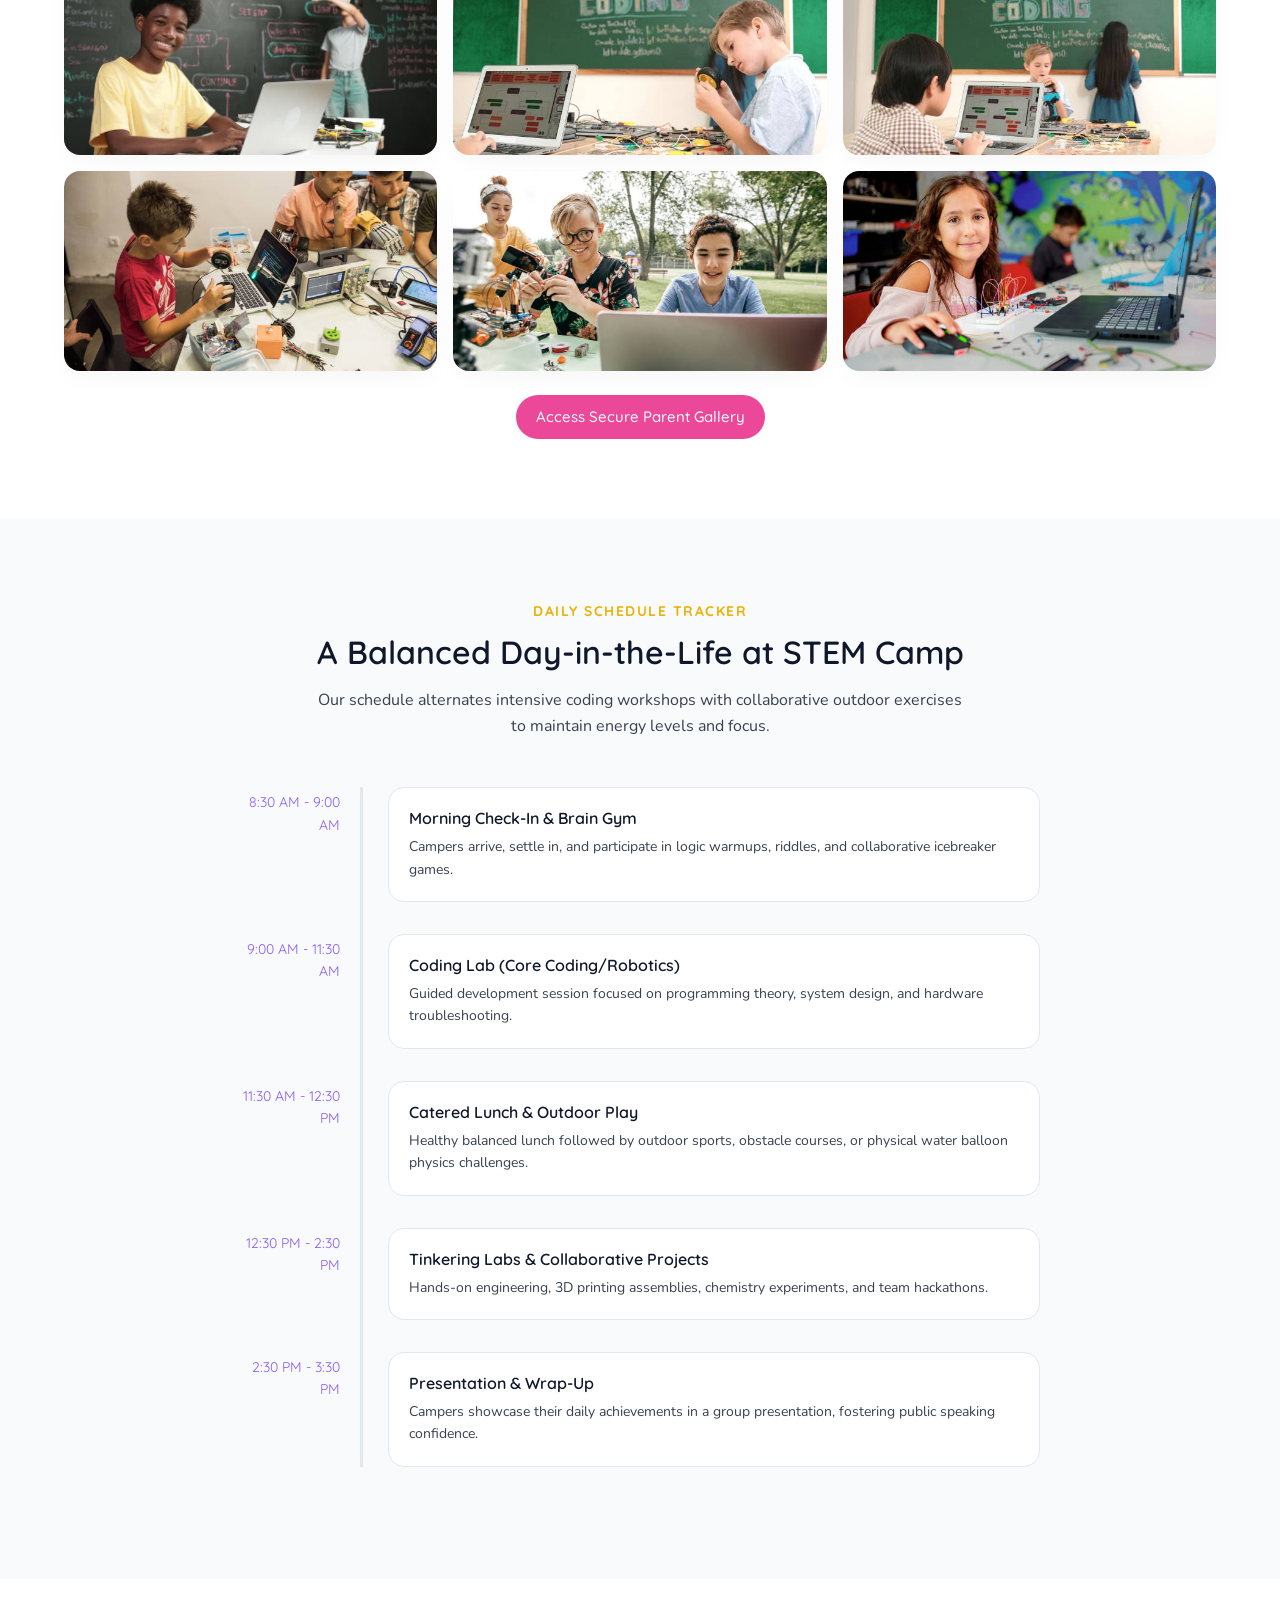
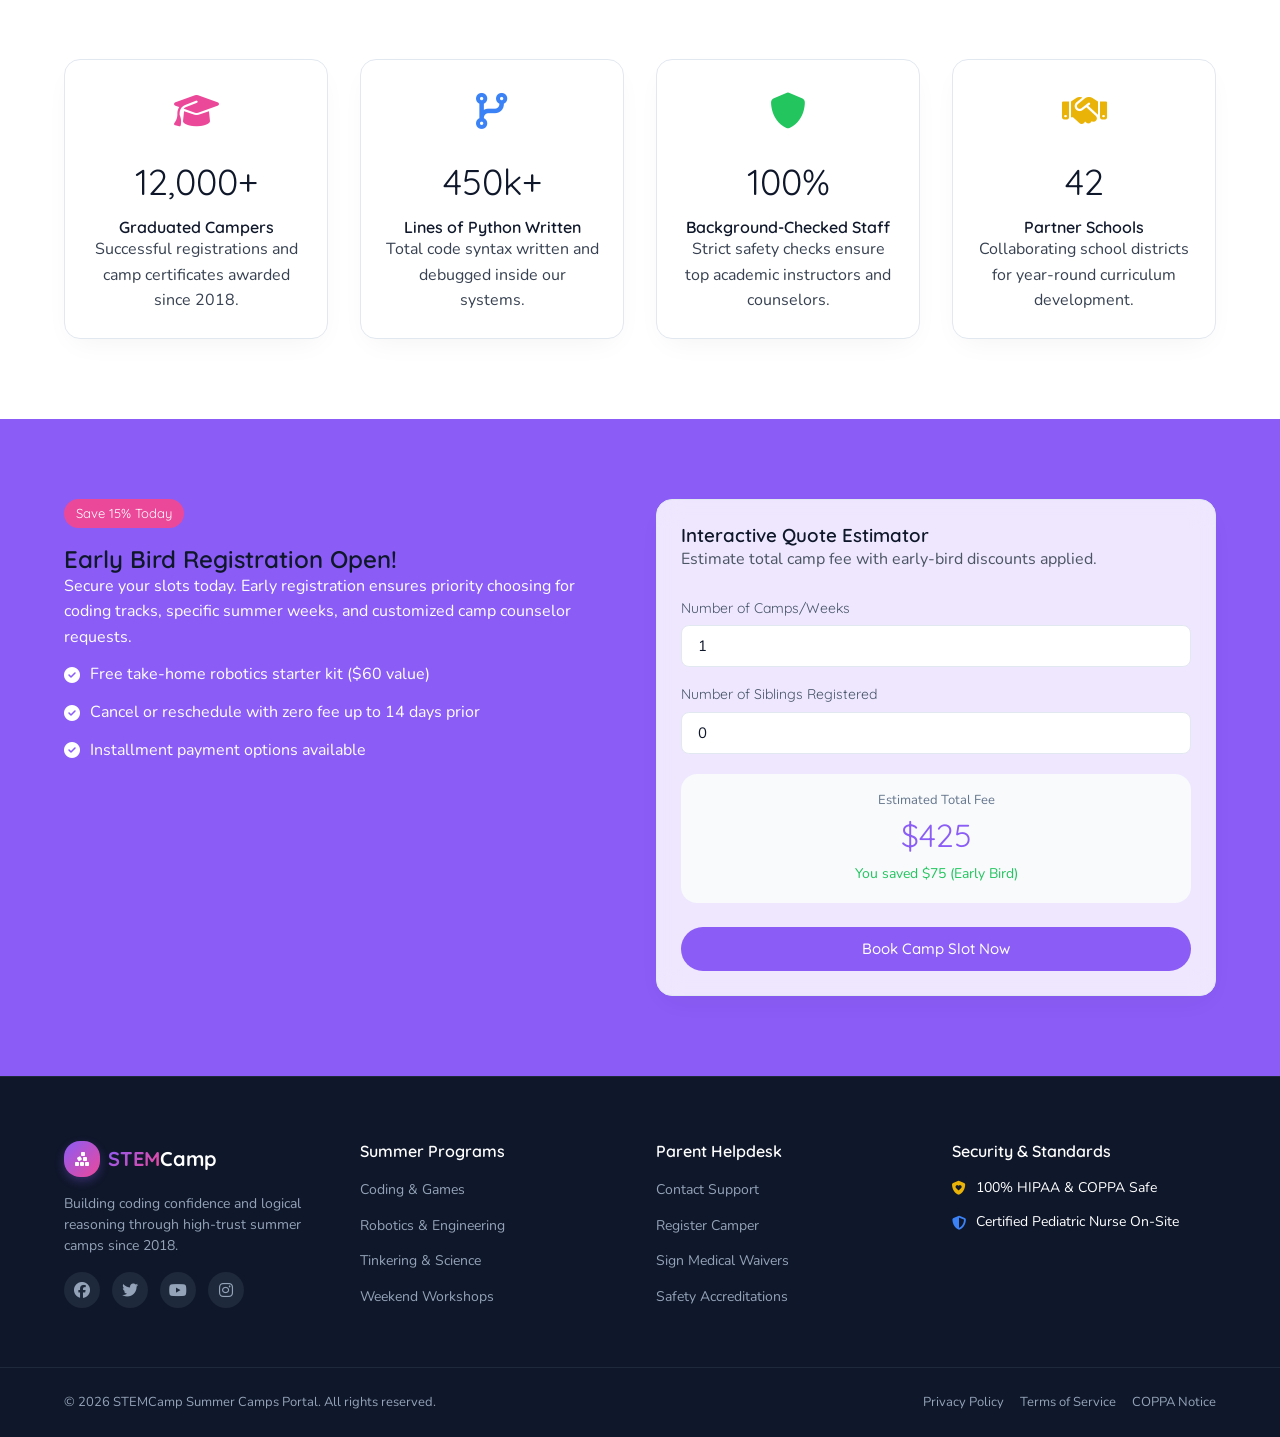
<file: home2.html>
<!DOCTYPE html>
<html lang="en" dir="ltr">
<head>
    <meta charset="UTF-8">
    <meta name="viewport" content="width=device-width, initial-scale=1.0">
    <title>Interactive Finder – STEM & Coding Summer Camp</title>
    <link rel="icon" type="image/svg+xml" href="data:image/svg+xml,%3Csvg xmlns='http://www.w3.org/2000/svg' viewBox='0 0 100 100'%3E%3Cpath d='M50 15 L85 32 L50 50 L15 32 Z' fill='%23a855f7'/%3E%3Cpath d='M15 32 L50 50 L50 85 L15 67 Z' fill='%237c3aed'/%3E%3Cpath d='M50 50 L85 32 L85 67 L50 85 Z' fill='%236d28d9'/%3E%3C/svg%3E">
    <link rel="preconnect" href="https://fonts.googleapis.com">
    <link rel="preconnect" href="https://fonts.gstatic.com" crossorigin>
    <link href="https://fonts.googleapis.com/css2?family=Nunito:wght@300..900&family=Quicksand:wght@300..700&family=Inter:wght@300..900&display=swap" rel="stylesheet">
    <link rel="stylesheet" href="https://cdnjs.cloudflare.com/ajax/libs/font-awesome/6.4.0/css/all.min.css">
    <link rel="stylesheet" href="style.css">
</head>
<body>

    <header class="global-header">
        <div class="header-container">
            <a href="home1.html" class="logo">
                <div class="logo-icon"><i class="fa-solid fa-cubes-stacked"></i></div>
                <div class="logo-text"><span class="logo-highlight">STEM</span>Camp</div>
            </a>
            <nav class="nav-menu">
                <ul class="nav-links">
                    <li class="nav-item has-dropdown">
                        <a href="#" class="nav-link dropdown-toggle active">Home <i class="fa-solid fa-chevron-down"></i></a>
                        <ul class="dropdown-menu">
                            <li><a href="home1.html" class="dropdown-item">Home 1</a></li>
                            <li><a href="home2.html" class="dropdown-item active">Home 2</a></li>
                        </ul>
                    </li>
                    <li class="nav-item"><a href="about.html" class="nav-link">About</a></li>
                    <li class="nav-item"><a href="programs.html" class="nav-link">Programs</a></li>
                    <li class="nav-item"><a href="blog.html" class="nav-link">Blog</a></li>
                    <li class="nav-item"><a href="contact.html" class="nav-link">Contact</a></li>
                    <li class="nav-item has-dropdown">
                        <a href="#" class="nav-link dropdown-toggle">Dashboard <i class="fa-solid fa-chevron-down"></i></a>
                        <ul class="dropdown-menu">
                            <li><a href="user-dashboard.html" class="dropdown-item">User Dashboard</a></li>
                            <li><a href="admin-dashboard.html" class="dropdown-item">Admin Dashboard</a></li>
                        </ul>
                    </li>
                </ul>
                <div class="mobile-menu-actions">
                    <div class="mobile-toggles">
                        <button class="theme-toggle" aria-label="Toggle Dark/Light Mode"><i class="fa-solid fa-moon"></i></button>
                        <button class="dir-toggle" aria-label="Toggle LTR/RTL"><span>RTL</span></button>
                    </div>
                    <a href="login.html" class="btn btn-primary login-btn w-100"><i class="fa-solid fa-user-lock"></i> Login</a>
                </div>
            </nav>
            <div class="header-actions">
                <button class="theme-toggle" aria-label="Toggle Dark/Light Mode"><i class="fa-solid fa-moon"></i></button>
                <button class="dir-toggle" aria-label="Toggle LTR/RTL"><span>RTL</span></button>
                <a href="login.html" class="btn btn-primary login-btn"><i class="fa-solid fa-user-lock"></i> Login</a>
                <button class="mobile-nav-toggle" aria-label="Open Navigation Menu"><i class="fa-solid fa-bars"></i></button>
            </div>
        </div>
    </header>

    <main>

        <!-- Section 1: Hero & Camp Finder -->
        <section class="hero-finder section-h2-1">
            <div class="container">
                <div class="finder-hero-wrapper text-center">
                    <div class="badge-interactive bg-blue text-white"><i class="fa-solid fa-magnifying-glass"></i> Interactive Camp Finder</div>
                    <h1 class="hero-title mt-2">Find the Perfect Summer STEM Experience</h1>
                    <p class="hero-desc">Enter your child's age and main interest area, and find tailored curriculum tracks that fit your weekly summer schedule.</p>
                    <div class="glass-card finder-filter-box mt-4">
                        <div class="filter-controls-row">
                            <div class="filter-control">
                                <label for="finder-age"><i class="fa-solid fa-child"></i> Camper Age</label>
                                <select id="finder-age" class="form-select">
                                    <option value="all">Show All Ages</option>
                                    <option value="6-8">Ages 6-8 (Junior Tinkers)</option>
                                    <option value="9-11">Ages 9-11 (Intermediate Coders)</option>
                                    <option value="12-15">Ages 12-15 (Advanced Engineers)</option>
                                </select>
                            </div>
                            <div class="filter-control">
                                <label for="finder-category"><i class="fa-solid fa-flask"></i> Primary Subject</label>
                                <select id="finder-category" class="form-select">
                                    <option value="all">All Subjects</option>
                                    <option value="coding">Coding &amp; Games</option>
                                    <option value="robotics">Robotics &amp; Arduino</option>
                                    <option value="science">Applied Science</option>
                                </select>
                            </div>
                            <div class="filter-control">
                                <label for="finder-week"><i class="fa-solid fa-calendar-week"></i> Target Week</label>
                                <select id="finder-week" class="form-select">
                                    <option value="all">Any Week (June - July)</option>
                                    <option value="w1">Week 1 (June 15 - 19)</option>
                                    <option value="w2">Week 2 (June 22 - 26)</option>
                                    <option value="w3">Week 3 (June 29 - July 3)</option>
                                </select>
                            </div>
                            <div class="filter-control flex-end">
                                <a href="programs.html" class="btn btn-primary w-100" id="btn-find-camps">
                                    <i class="fa-solid fa-search"></i> Find Camps
                                </a>
                            </div>
                        </div>
                    </div>
                </div>
            </div>
        </section>

        <!-- Section 2: Curriculum Explorer Tabs -->
        <section class="curriculum-explorer section-h2-2 bg-alt">
            <div class="container">
                <div class="section-header">
                    <span class="subtitle text-purple">STEM Curriculum Explorer</span>
                    <h2 class="section-title">Age-Appropriate Development Paths</h2>
                    <p class="section-desc">Select an age segment to explore the tools, technologies, and projects your camper will build.</p>
                </div>
                <div class="tabs-container">
                    <div class="tabs-list">
                        <button class="tab-btn active" data-tab="junior">Junior (Ages 6-8)</button>
                        <button class="tab-btn" data-tab="inter">Intermediate (Ages 9-11)</button>
                        <button class="tab-btn" data-tab="senior">Senior (Ages 12-15)</button>
                    </div>
                    <div class="tabs-content-wrapper">
                        <div class="tab-pane active" id="tab-junior">
                            <div class="grid grid-2-equal">
                                <div class="tab-text-content">
                                    <h3>Junior Explorers: Building Analytical Foundations</h3>
                                    <p>For our youngest campers, we prioritize tangible learning, spatial reasoning, and introductory coding concepts using block visual tools.</p>
                                    <ul class="tab-list-bullets">
                                        <li><strong>Scratch Junior:</strong> Program simple animations and interactive digital greeting cards.</li>
                                        <li><strong>LEGO Education WeDo:</strong> Build smart motor gears and program simple reactions to light sensors.</li>
                                        <li><strong>Tinkering Lab:</strong> Build mini-racers driven by solar panels and rubber bands.</li>
                                    </ul>
                                </div>
                                <div class="tab-visual-content">
                                    <div class="outcome-card bg-pink-light">
                                        <h4>Junior Outcomes:</h4>
                                        <div class="outcome-stat"><span class="outcome-val">100%</span> Visual Block Mastery</div>
                                        <div class="outcome-stat"><span class="outcome-val">4+</span> Working Motor Assemblies</div>
                                    </div>
                                </div>
                            </div>
                        </div>
                        <div class="tab-pane" id="tab-inter">
                            <div class="grid grid-2-equal">
                                <div class="tab-text-content">
                                    <h3>Intermediate Architects: Expanding Engineering Depth</h3>
                                    <p>Middle campers transition into logical scripting and build more complex structural robotic projects.</p>
                                    <ul class="tab-list-bullets">
                                        <li><strong>Scratch &amp; Python Basics:</strong> Transition from block coding to writing raw syntax commands.</li>
                                        <li><strong>LEGO SPIKE Prime:</strong> Build multi-wheeled rovers that navigate custom logic grids.</li>
                                        <li><strong>3D Designing &amp; Printing:</strong> Model original keychains and structures in CAD, then watch them print.</li>
                                    </ul>
                                </div>
                                <div class="tab-visual-content">
                                    <div class="outcome-card bg-blue-light">
                                        <h4>Intermediate Outcomes:</h4>
                                        <div class="outcome-stat"><span class="outcome-val">100%</span> Basic Python Scripting</div>
                                        <div class="outcome-stat"><span class="outcome-val">5+</span> Functional CAD Models</div>
                                    </div>
                                </div>
                            </div>
                        </div>
                        <div class="tab-pane" id="tab-senior">
                            <div class="grid grid-2-equal">
                                <div class="tab-text-content">
                                    <h3>Senior Innovators: Advanced Applied Engineering</h3>
                                    <p>Senior students build production-ready projects, using text-based scripts, microprocessors, and custom electronic circuits.</p>
                                    <ul class="tab-list-bullets">
                                        <li><strong>Robotics with Arduino:</strong> Assemble and solder real microprocessors, wire resistors, and code in C++.</li>
                                        <li><strong>Unity 3D Game Engineering:</strong> Develop complex interactive physics engines and test original builds.</li>
                                        <li><strong>Web Development &amp; AI:</strong> Write raw HTML/CSS websites and train basic machine learning datasets.</li>
                                    </ul>
                                </div>
                                <div class="tab-visual-content">
                                    <div class="outcome-card bg-green-light">
                                        <h4>Senior Outcomes:</h4>
                                        <div class="outcome-stat"><span class="outcome-val">100%</span> Text-Based Coding (Python/C++)</div>
                                        <div class="outcome-stat"><span class="outcome-val">1+</span> Advanced Electronic Prototype to Keep</div>
                                    </div>
                                </div>
                            </div>
                        </div>
                    </div>
                </div>
            </div>
        </section>

        <!-- Section 3: Photo Stream Gallery -->
        <section class="camp-gallery-preview section-h2-3">
            <div class="container">
                <div class="section-header">
                    <span class="subtitle text-green">Weekly Photo Stream</span>
                    <h2 class="section-title">Campers in Action: Visual Highlights</h2>
                    <p class="section-desc">See the energy and concentration inside our smart labs. These images are captured daily by our photography team.</p>
                </div>
                <div class="photo-stream-grid">
                    <div class="stream-item"><img src="./s6.jpg" alt="Robotics test stream" class="stream-img"><div class="stream-caption"><i class="fa-solid fa-robot"></i> Robotics Lab</div></div>
                    <div class="stream-item"><img src="./s7.jpg" alt="Tinkering lab stream" class="stream-img"><div class="stream-caption"><i class="fa-solid fa-wrench"></i> Tinkering Session</div></div>
                    <div class="stream-item"><img src="./s13.jpg" alt="LEGO robotics stream" class="stream-img"><div class="stream-caption"><i class="fa-solid fa-cubes"></i> LEGO Engineering</div></div>
                    <div class="stream-item"><img src="./s8.jpg" alt="Chemistry lab stream" class="stream-img"><div class="stream-caption"><i class="fa-solid fa-flask"></i> Chemistry Lab</div></div>
                    <div class="stream-item"><img src="./s15.jpg" alt="Python coding stream" class="stream-img"><div class="stream-caption"><i class="fa-solid fa-code"></i> Python Workshop</div></div>
                    <div class="stream-item"><img src="./s16.jpg" alt="Arduino circuits stream" class="stream-img"><div class="stream-caption"><i class="fa-solid fa-microchip"></i> Arduino Circuits</div></div>
                </div>
                <div class="text-center mt-3">
                    <a href="login.html" class="btn btn-secondary">Access Secure Parent Gallery</a>
                </div>
            </div>
        </section>

        <!-- Section 4: Daily Schedule Timeline -->
        <section class="daily-schedule section-h2-4 bg-alt">
            <div class="container">
                <div class="section-header">
                    <span class="subtitle text-yellow">Daily Schedule Tracker</span>
                    <h2 class="section-title">A Balanced Day-in-the-Life at STEM Camp</h2>
                    <p class="section-desc">Our schedule alternates intensive coding workshops with collaborative outdoor exercises to maintain energy levels and focus.</p>
                </div>
                <div class="interactive-timeline">
                    <div class="timeline-step"><div class="time-label">8:30 AM - 9:00 AM</div><div class="timeline-content"><h4>Morning Check-In &amp; Brain Gym</h4><p>Campers arrive, settle in, and participate in logic warmups, riddles, and collaborative icebreaker games.</p></div></div>
                    <div class="timeline-step"><div class="time-label">9:00 AM - 11:30 AM</div><div class="timeline-content"><h4>Coding Lab (Core Coding/Robotics)</h4><p>Guided development session focused on programming theory, system design, and hardware troubleshooting.</p></div></div>
                    <div class="timeline-step"><div class="time-label">11:30 AM - 12:30 PM</div><div class="timeline-content"><h4>Catered Lunch &amp; Outdoor Play</h4><p>Healthy balanced lunch followed by outdoor sports, obstacle courses, or physical water balloon physics challenges.</p></div></div>
                    <div class="timeline-step"><div class="time-label">12:30 PM - 2:30 PM</div><div class="timeline-content"><h4>Tinkering Labs &amp; Collaborative Projects</h4><p>Hands-on engineering, 3D printing assemblies, chemistry experiments, and team hackathons.</p></div></div>
                    <div class="timeline-step"><div class="time-label">2:30 PM - 3:30 PM</div><div class="timeline-content"><h4>Presentation &amp; Wrap-Up</h4><p>Campers showcase their daily achievements in a group presentation, fostering public speaking confidence.</p></div></div>
                </div>
            </div>
        </section>

        <!-- Section 5: Impact Numbers -->
        <section class="impact-section section-h2-5">
            <div class="container grid grid-4">
                <div class="counter-card text-center"><div class="counter-icon text-pink"><i class="fa-solid fa-graduation-cap"></i></div><div class="counter-num">12,000+</div><h4>Graduated Campers</h4><p>Successful registrations and camp certificates awarded since 2018.</p></div>
                <div class="counter-card text-center"><div class="counter-icon text-blue"><i class="fa-solid fa-code-branch"></i></div><div class="counter-num">450k+</div><h4>Lines of Python Written</h4><p>Total code syntax written and debugged inside our systems.</p></div>
                <div class="counter-card text-center"><div class="counter-icon text-green"><i class="fa-solid fa-shield"></i></div><div class="counter-num">100%</div><h4>Background-Checked Staff</h4><p>Strict safety checks ensure top academic instructors and counselors.</p></div>
                <div class="counter-card text-center"><div class="counter-icon text-yellow"><i class="fa-solid fa-handshake"></i></div><div class="counter-num">42</div><h4>Partner Schools</h4><p>Collaborating school districts for year-round curriculum development.</p></div>
            </div>
        </section>

        <!-- Section 6: Early Bird Calculator -->
        <section class="earlybird-section section-h2-6 bg-purple text-white">
            <div class="container grid grid-2-equal">
                <div class="earlybird-text">
                    <span class="badge-discount">Save 15% Today</span>
                    <h2>Early Bird Registration Open!</h2>
                    <p>Secure your slots today. Early registration ensures priority choosing for coding tracks, specific summer weeks, and customized camp counselor requests.</p>
                    <ul class="earlybird-bullets">
                        <li><i class="fa-solid fa-circle-check"></i> Free take-home robotics starter kit ($60 value)</li>
                        <li><i class="fa-solid fa-circle-check"></i> Cancel or reschedule with zero fee up to 14 days prior</li>
                        <li><i class="fa-solid fa-circle-check"></i> Installment payment options available</li>
                    </ul>
                </div>
                <div class="earlybird-calculator glass-card">
                    <h3>Interactive Quote Estimator</h3>
                    <p class="text-muted">Estimate total camp fee with early-bird discounts applied.</p>
                    <div class="form-group mt-3">
                        <label for="calc-camps">Number of Camps/Weeks</label>
                        <input type="number" id="calc-camps" class="form-input" min="1" max="6" value="1">
                    </div>
                    <div class="form-group mt-2">
                        <label for="calc-siblings">Number of Siblings Registered</label>
                        <input type="number" id="calc-siblings" class="form-input" min="0" max="4" value="0">
                    </div>
                    <div class="price-output-box mt-3 text-center">
                        <div class="output-label">Estimated Total Fee</div>
                        <div class="output-value text-purple" id="calc-total">$425</div>
                        <span class="text-green text-sm" id="calc-savings">You saved $75 (Early Bird)</span>
                    </div>
                    <a href="register.html" class="btn btn-primary w-100 mt-3 text-center">Book Camp Slot Now</a>
                </div>
            </div>
        </section>

    </main>

    <footer class="global-footer">
        <div class="container footer-grid">
            <div class="footer-brand">
                <a href="home1.html" class="logo"><div class="logo-icon"><i class="fa-solid fa-cubes-stacked text-white"></i></div><div class="logo-text text-white"><span class="logo-highlight">STEM</span>Camp</div></a>
                <p class="footer-tagline">Building coding confidence and logical reasoning through high-trust summer camps since 2018.</p>
                <div class="social-links">
                    <a href="#" aria-label="Facebook"><i class="fa-brands fa-facebook"></i></a>
                    <a href="#" aria-label="Twitter"><i class="fa-brands fa-twitter"></i></a>
                    <a href="#" aria-label="YouTube"><i class="fa-brands fa-youtube"></i></a>
                    <a href="#" aria-label="Instagram"><i class="fa-brands fa-instagram"></i></a>
                </div>
            </div>
            <div class="footer-links-col"><h4>Summer Programs</h4><ul><li><a href="programs.html">Coding &amp; Games</a></li><li><a href="programs.html">Robotics &amp; Engineering</a></li><li><a href="programs.html">Tinkering &amp; Science</a></li><li><a href="programs.html">Weekend Workshops</a></li></ul></div>
            <div class="footer-links-col"><h4>Parent Helpdesk</h4><ul><li><a href="contact.html">Contact Support</a></li><li><a href="register.html">Register Camper</a></li><li><a href="login.html">Sign Medical Waivers</a></li><li><a href="home1.html">Safety Accreditations</a></li></ul></div>
            <div class="footer-links-col"><h4>Security &amp; Standards</h4><div class="security-cert-block"><span class="cert-item"><i class="fa-solid fa-shield-heart text-yellow"></i> 100% HIPAA &amp; COPPA Safe</span><span class="cert-item"><i class="fa-solid fa-shield-halved text-blue"></i> Certified Pediatric Nurse On-Site</span></div></div>
        </div>
        <div class="footer-bottom"><div class="container footer-bottom-flex"><p>&copy; 2026 STEMCamp Summer Camps Portal. All rights reserved.</p><ul class="footer-legal-links"><li><a href="#">Privacy Policy</a></li><li><a href="#">Terms of Service</a></li><li><a href="#">COPPA Notice</a></li></ul></div></div>
    </footer>

    <script src="shared.js"></script>
    <script>
        // Age tabs
        document.querySelectorAll('.tab-btn').forEach(btn => {
            btn.addEventListener('click', () => {
                document.querySelectorAll('.tab-btn').forEach(b => b.classList.remove('active'));
                document.querySelectorAll('.tab-pane').forEach(p => p.classList.remove('active'));
                btn.classList.add('active');
                document.getElementById('tab-' + btn.getAttribute('data-tab')).classList.add('active');
            });
        });
        // Calculator
        const calcCamps = document.getElementById('calc-camps');
        const calcSiblings = document.getElementById('calc-siblings');
        function calculateCost() {
            const camps = parseInt(calcCamps.value) || 0;
            const siblings = parseInt(calcSiblings.value) || 0;
            const base = camps * 450;
            const savings = base * 0.15 + base * Math.min(siblings * 0.10, 0.30);
            const final = Math.max(base - savings, 0);
            document.getElementById('calc-total').textContent = '$' + Math.round(final);
            document.getElementById('calc-savings').textContent = 'You saved $' + Math.round(savings) + ' (Early Bird + Sibling discounts)';
        }
        if (calcCamps) { calcCamps.addEventListener('input', calculateCost); calcSiblings.addEventListener('input', calculateCost); }
    </script>
</body>
</html>
</file>
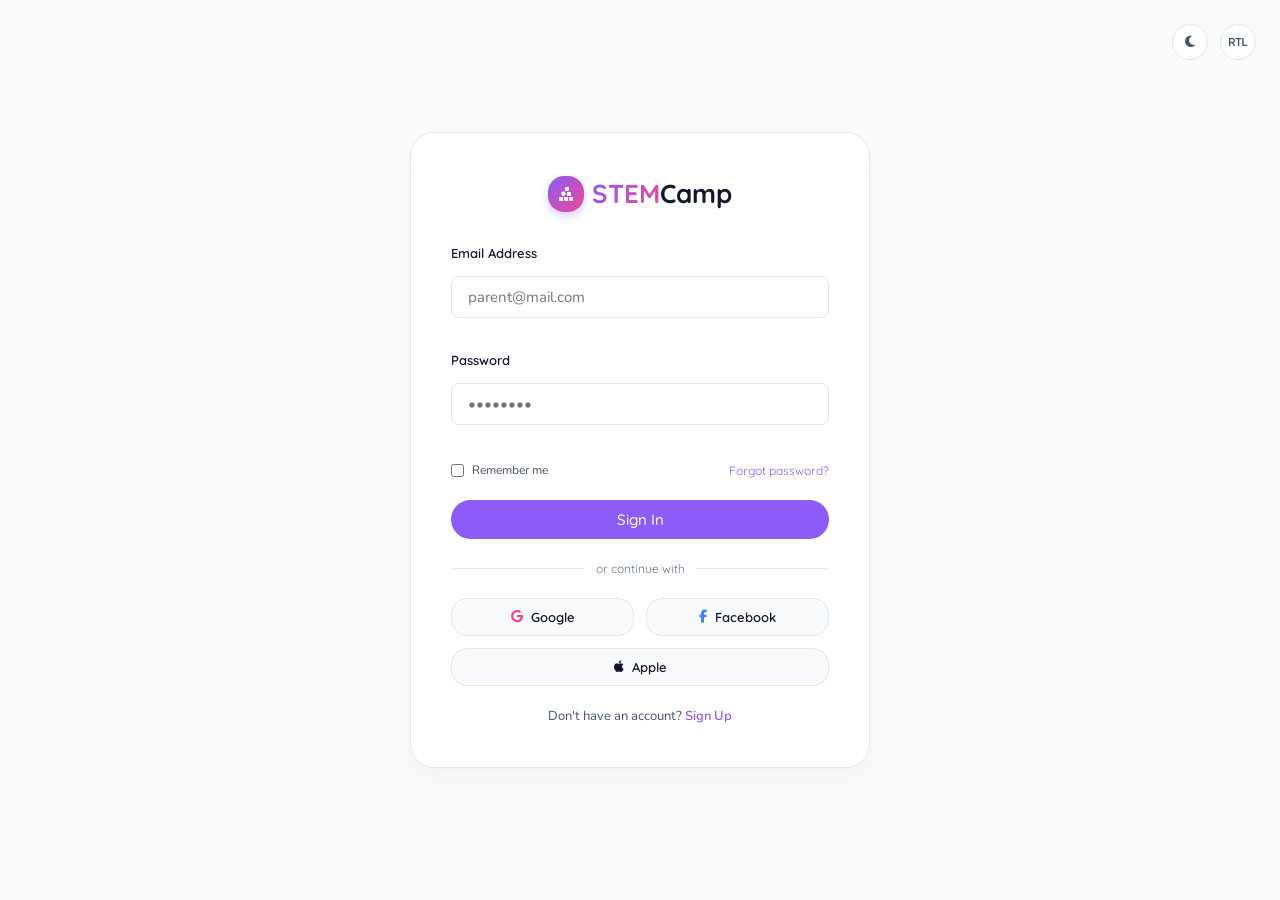
<file: login.html>
<!DOCTYPE html>
<html lang="en" dir="ltr">
<head>
    <meta charset="UTF-8">
    <meta name="viewport" content="width=device-width, initial-scale=1.0">
    <title>Login - STEM & Coding Summer Camp Portal</title>
    <!-- Inline SVG Favicon representing branding cubes -->
    <link rel="icon" type="image/svg+xml" href="data:image/svg+xml,%3Csvg xmlns='http://www.w3.org/2000/svg' viewBox='0 0 100 100'%3E%3Cpath d='M50 15 L85 32 L50 50 L15 32 Z' fill='%23a855f7'/%3E%3Cpath d='M15 32 L50 50 L50 85 L15 67 Z' fill='%237c3aed'/%3E%3Cpath d='M50 50 L85 32 L85 67 L50 85 Z' fill='%236d28d9'/%3E%3Cpath d='M50 35 L68 44 L50 53 L32 44 Z' fill='%23ec4899'/%3E%3Cpath d='M32 44 L50 53 L50 71 L32 62 Z' fill='%23db2777'/%3E%3Cpath d='M50 53 L68 44 L68 62 L50 71 Z' fill='%23be185d'/%3E%3C/svg%3E">
    <!-- Google Fonts for Modern Playful and Professional Look -->
    <link rel="preconnect" href="https://fonts.googleapis.com">
    <link rel="preconnect" href="https://fonts.gstatic.com" crossorigin>
    <link href="https://fonts.googleapis.com/css2?family=Nunito:wght@300..900&family=Quicksand:wght@300..700&family=Inter:wght@300..900&display=swap" rel="stylesheet">
    <!-- FontAwesome Icons -->
    <link rel="stylesheet" href="https://cdnjs.cloudflare.com/ajax/libs/font-awesome/6.4.0/css/all.min.css">
    <!-- Local Stylesheet -->
    <link rel="stylesheet" href="style.css">
</head>
<body class="light-theme ltr auth-body">

    <!-- Top Right Toggles -->
    <div class="auth-header-toggles">
        <!-- Theme Toggle -->
        <button class="theme-toggle" aria-label="Toggle Dark/Light Mode">
            <i class="fa-solid fa-moon"></i>
        </button>
        <!-- LTR/RTL Text Direction Toggle -->
        <button class="dir-toggle" aria-label="Toggle LTR/RTL Text Direction">
            <span>RTL</span>
        </button>
    </div>

    <!-- Login Container -->
    <div class="auth-card">
        <!-- Logo -->
        <a href="home1.html" class="logo">
            <div class="logo-icon">
                <i class="fa-solid fa-cubes-stacked"></i>
            </div>
            <div class="logo-text">
                <span class="logo-highlight">STEM</span>Camp
            </div>
        </a>

        <!-- Form -->
        <form class="auth-form" id="login-form">
            <div class="form-group">
                <label class="form-label" for="login-email">Email Address</label>
                <input type="email" id="login-email" class="form-input" placeholder="parent@mail.com" required>
            </div>
            <div class="form-group">
                <label class="form-label" for="login-password">Password</label>
                <input type="password" id="login-password" class="form-input" placeholder="••••••••" required>
            </div>

            <div class="form-options">
                <label class="form-checkbox">
                    <input type="checkbox" id="remember-me">
                    <span>Remember me</span>
                </label>
                <a href="#">Forgot password?</a>
            </div>

            <button type="submit" class="btn btn-primary w-100">Sign In</button>
        </form>

        <!-- Divider -->
        <div class="auth-divider">or continue with</div>

        <!-- OAuth Buttons -->
        <div class="oauth-buttons">
            <button type="button" class="btn-oauth" id="oauth-google">
                <i class="fa-brands fa-google text-pink"></i> Google
            </button>
            <button type="button" class="btn-oauth" id="oauth-facebook">
                <i class="fa-brands fa-facebook-f text-blue"></i> Facebook
            </button>
            <button type="button" class="btn-oauth btn-oauth-apple" id="oauth-apple">
                <i class="fa-brands fa-apple"></i> Apple
            </button>
        </div>

        <!-- Footer link -->
        <div class="auth-footer-text">
            Don't have an account? <a href="register.html">Sign Up</a>
        </div>
    </div>

    <script>
        document.addEventListener('DOMContentLoaded', () => {
            const body = document.body;
            const themeToggles = document.querySelectorAll('.theme-toggle');
            const dirToggles = document.querySelectorAll('.dir-toggle');
            const loginForm = document.getElementById('login-form');

            // --- Theme & Direction Sync on Load ---
            const savedTheme = localStorage.getItem('theme');
            if (savedTheme === 'dark') {
                body.classList.add('dark-theme');
                themeToggles.forEach(t => {
                    const icon = t.querySelector('i');
                    if (icon) icon.className = 'fa-solid fa-sun';
                });
            }

            const savedDir = localStorage.getItem('dir');
            if (savedDir === 'rtl') {
                body.classList.add('rtl');
                document.documentElement.dir = 'rtl';
                dirToggles.forEach(t => {
                    const span = t.querySelector('span');
                    if (span) span.textContent = 'LTR';
                });
            }

            // --- Toggles Functionality ---
            themeToggles.forEach(toggle => {
                toggle.addEventListener('click', () => {
                    body.classList.toggle('dark-theme');
                    const isDark = body.classList.contains('dark-theme');
                    themeToggles.forEach(t => {
                        const icon = t.querySelector('i');
                        if (icon) {
                            icon.className = isDark ? 'fa-solid fa-sun' : 'fa-solid fa-moon';
                        }
                    });
                    localStorage.setItem('theme', isDark ? 'dark' : 'light');
                });
            });

            dirToggles.forEach(toggle => {
                toggle.addEventListener('click', () => {
                    body.classList.toggle('rtl');
                    const isRtl = body.classList.contains('rtl');
                    document.documentElement.dir = isRtl ? 'rtl' : 'ltr';
                    dirToggles.forEach(t => {
                        const span = t.querySelector('span');
                        if (span) {
                            span.textContent = isRtl ? 'LTR' : 'RTL';
                        }
                    });
                    localStorage.setItem('dir', isRtl ? 'rtl' : 'ltr');
                });
            });

            // --- Form Redirection ---
            if (loginForm) {
                loginForm.addEventListener('submit', (e) => {
                    e.preventDefault();
                    const email = document.getElementById('login-email').value;
                    
                    // Simple simulated routing logic
                    if (email.toLowerCase().includes('admin')) {
                        window.location.href = 'admin-dashboard.html';
                    } else {
                        window.location.href = 'user-dashboard.html';
                    }
                });
            }

            // Simulating OAuth clicks
            const socialButtons = document.querySelectorAll('.btn-oauth');
            socialButtons.forEach(btn => {
                btn.addEventListener('click', () => {
                    window.location.href = 'user-dashboard.html';
                });
            });
        });
    </script>
</body>
</html>
</file>
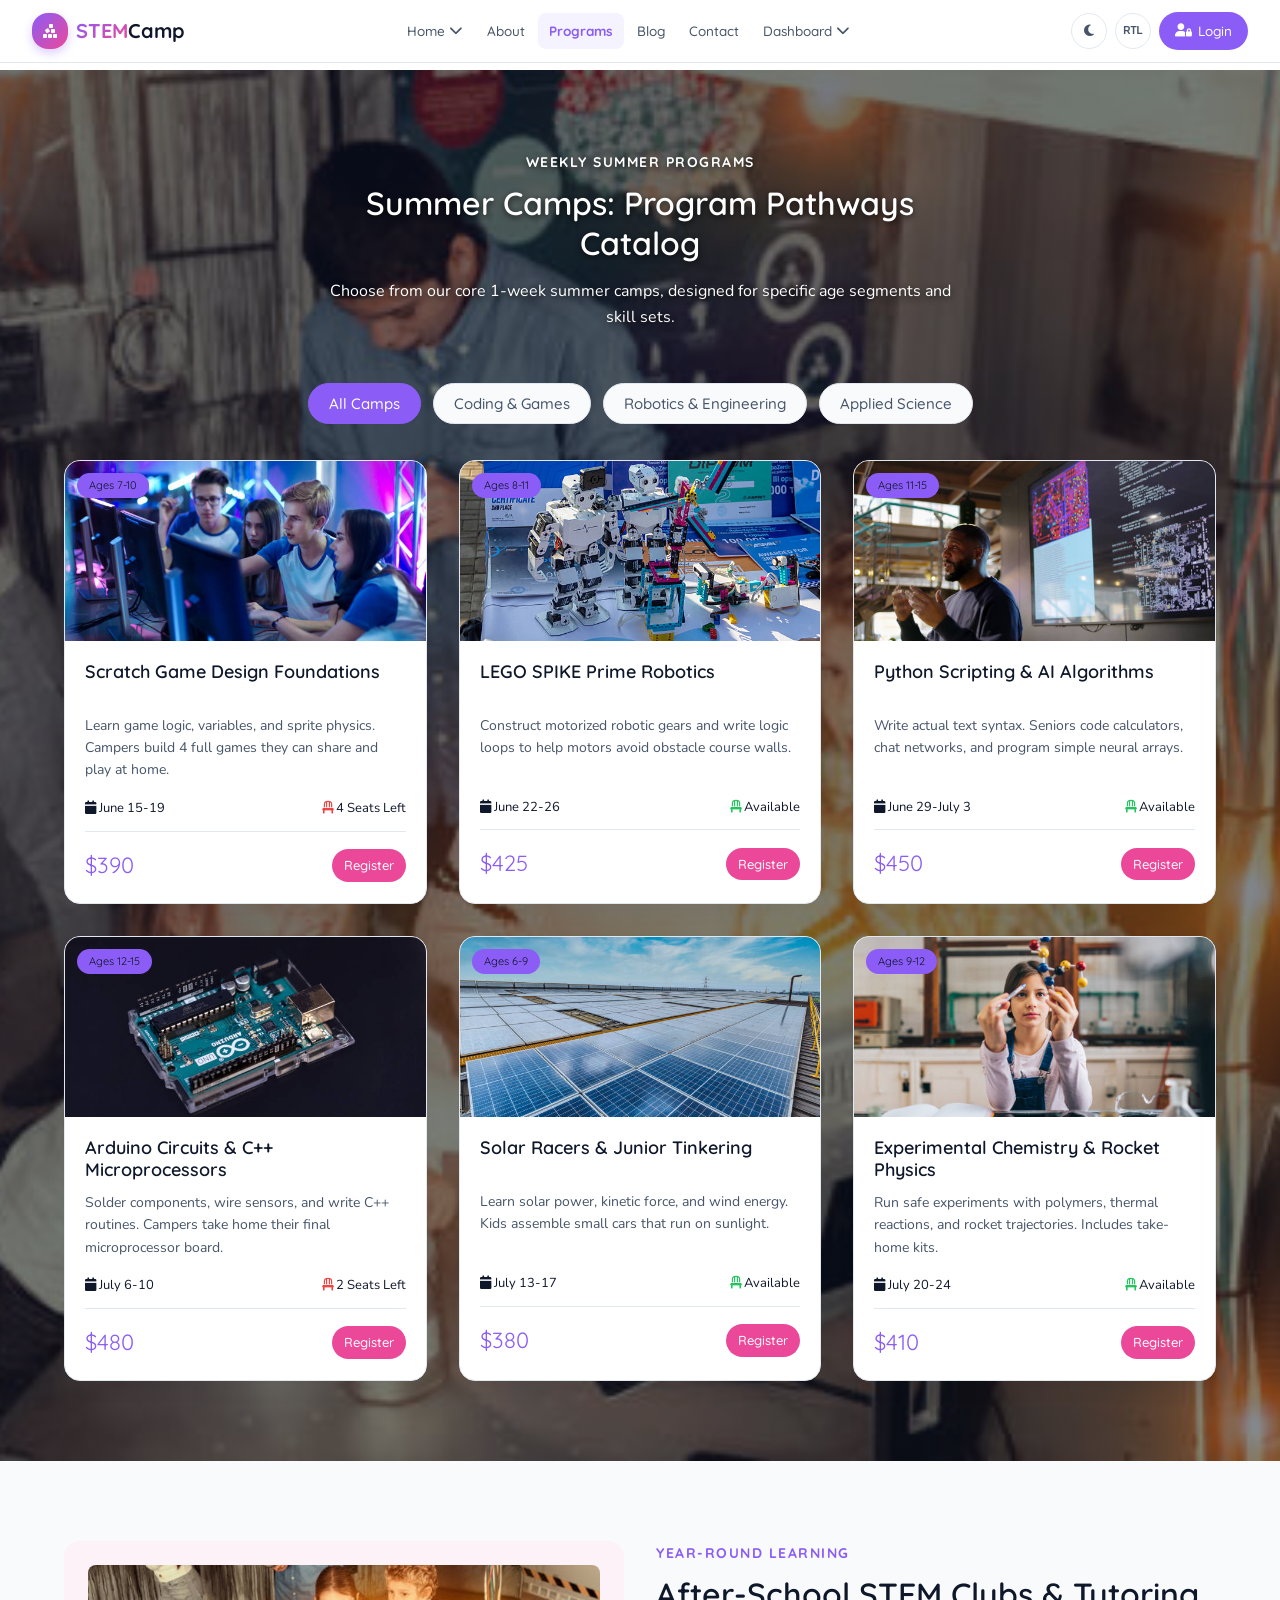
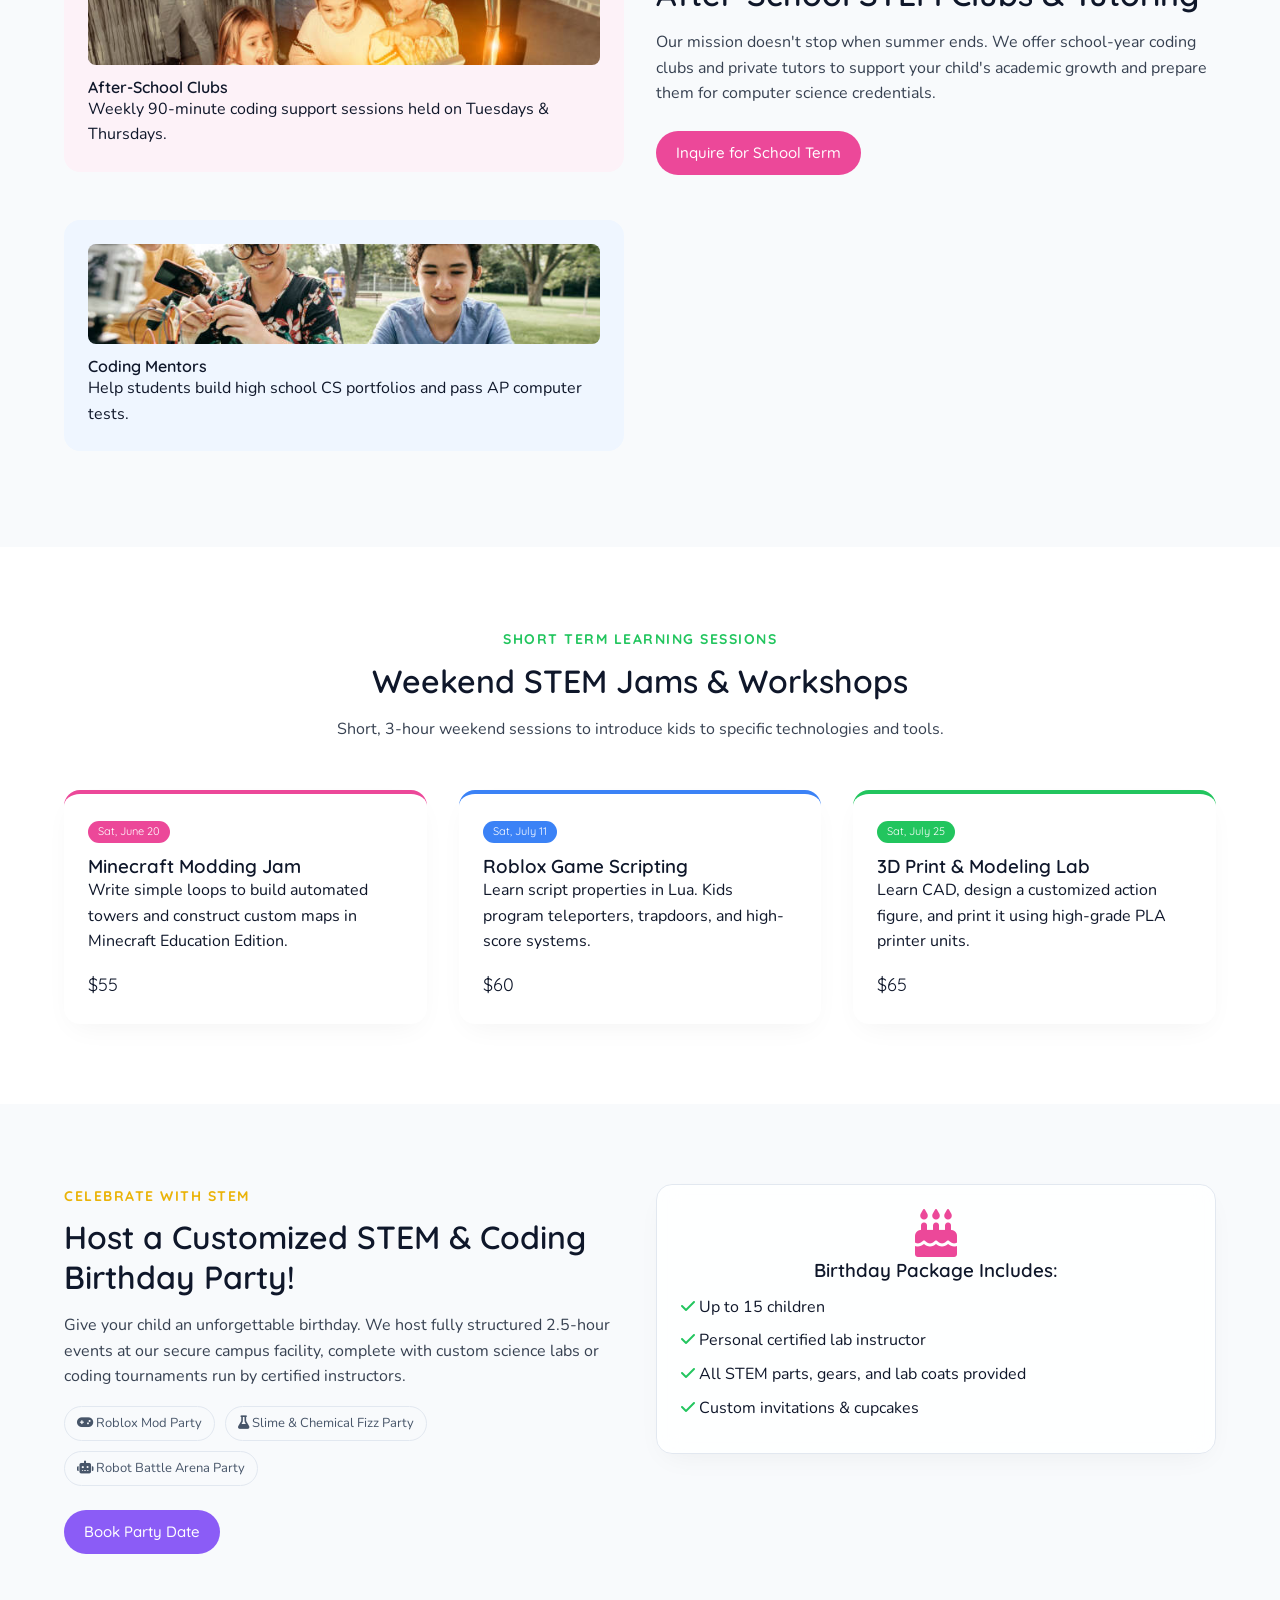
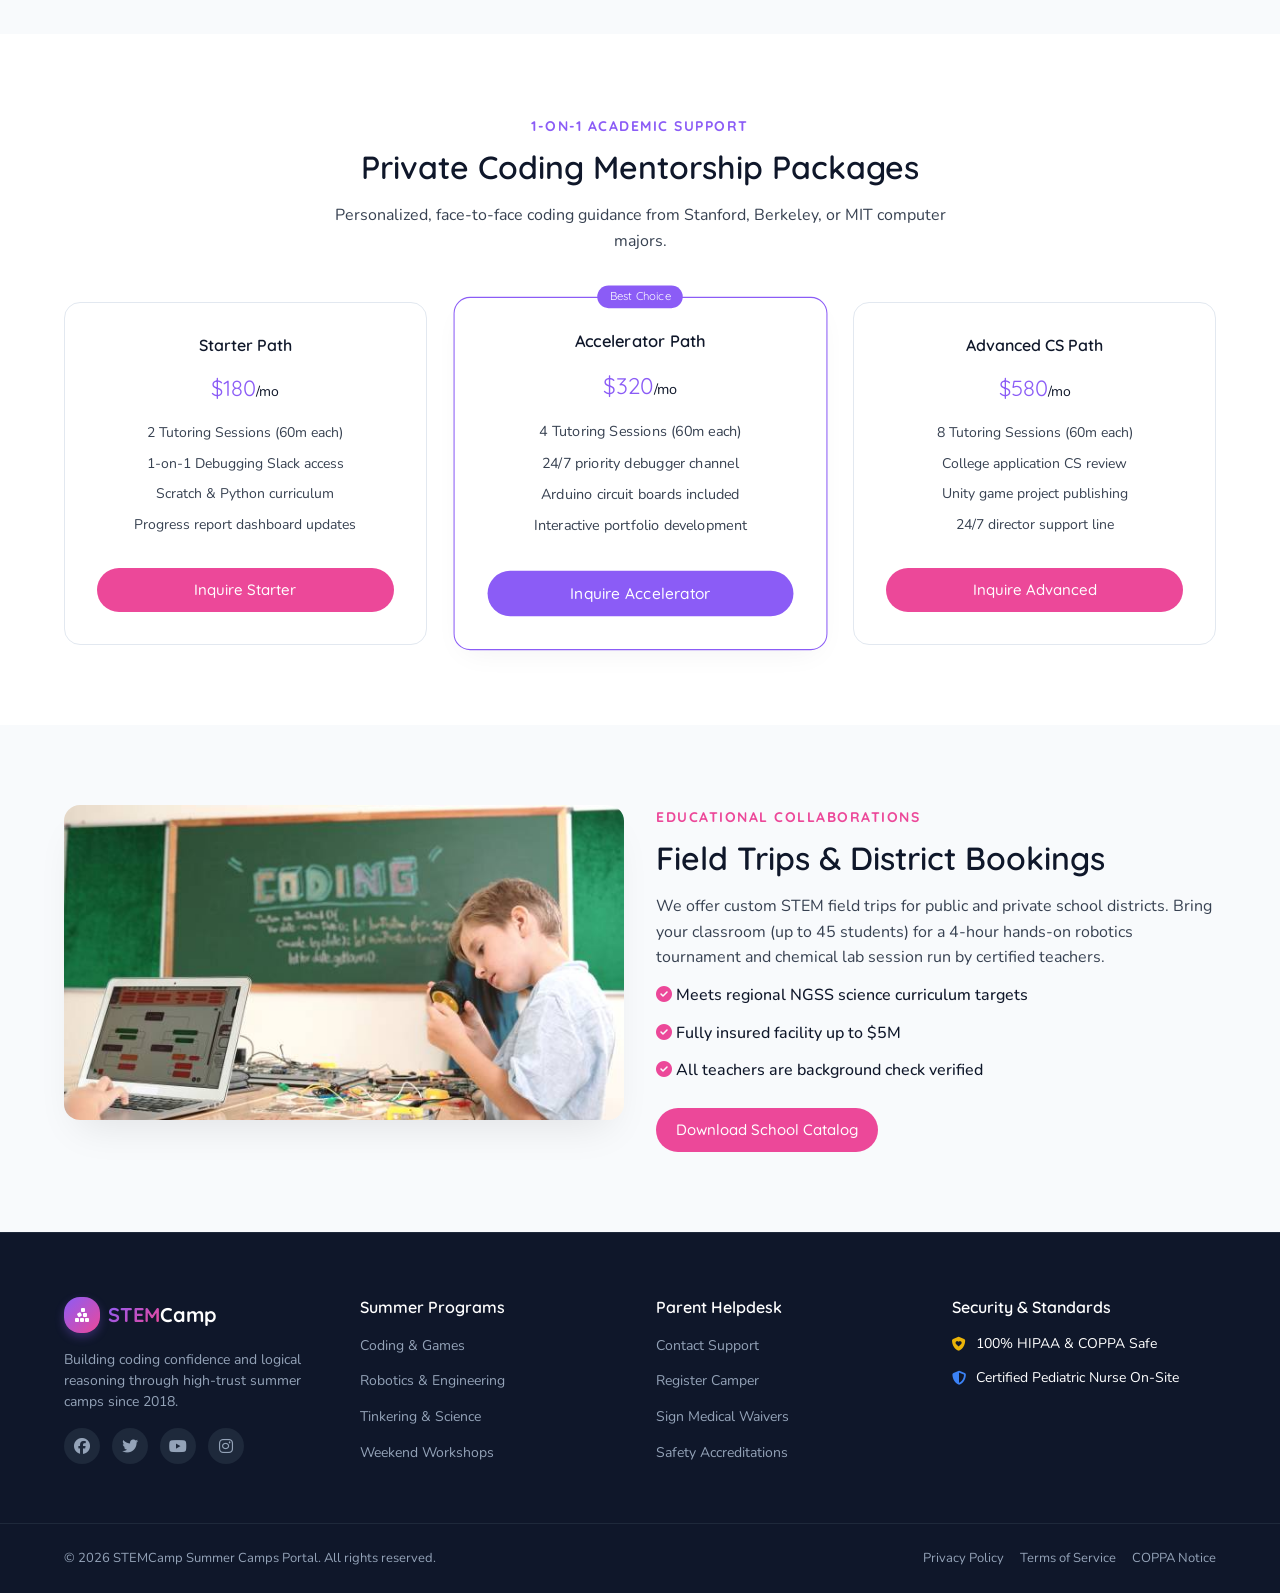
<file: programs.html>
<!DOCTYPE html>
<html lang="en" dir="ltr">
<head>
    <meta charset="UTF-8">
    <meta name="viewport" content="width=device-width, initial-scale=1.0">
    <title>Programs – STEM & Coding Summer Camp</title>
    <link rel="icon" type="image/svg+xml" href="data:image/svg+xml,%3Csvg xmlns='http://www.w3.org/2000/svg' viewBox='0 0 100 100'%3E%3Cpath d='M50 15 L85 32 L50 50 L15 32 Z' fill='%23a855f7'/%3E%3Cpath d='M15 32 L50 50 L50 85 L15 67 Z' fill='%237c3aed'/%3E%3Cpath d='M50 50 L85 32 L85 67 L50 85 Z' fill='%236d28d9'/%3E%3C/svg%3E">
    <link rel="preconnect" href="https://fonts.googleapis.com">
    <link rel="preconnect" href="https://fonts.gstatic.com" crossorigin>
    <link href="https://fonts.googleapis.com/css2?family=Nunito:wght@300..900&family=Quicksand:wght@300..700&family=Inter:wght@300..900&display=swap" rel="stylesheet">
    <link rel="stylesheet" href="https://cdnjs.cloudflare.com/ajax/libs/font-awesome/6.4.0/css/all.min.css">
    <link rel="stylesheet" href="style.css">
</head>
<body>

    <header class="global-header">
        <div class="header-container">
            <a href="home1.html" class="logo">
                <div class="logo-icon"><i class="fa-solid fa-cubes-stacked"></i></div>
                <div class="logo-text"><span class="logo-highlight">STEM</span>Camp</div>
            </a>
            <nav class="nav-menu">
                <ul class="nav-links">
                    <li class="nav-item has-dropdown">
                        <a href="#" class="nav-link dropdown-toggle">Home <i class="fa-solid fa-chevron-down"></i></a>
                        <ul class="dropdown-menu">
                            <li><a href="home1.html" class="dropdown-item">Home 1</a></li>
                            <li><a href="home2.html" class="dropdown-item">Home 2</a></li>
                        </ul>
                    </li>
                    <li class="nav-item"><a href="about.html" class="nav-link">About</a></li>
                    <li class="nav-item"><a href="programs.html" class="nav-link active">Programs</a></li>
                    <li class="nav-item"><a href="blog.html" class="nav-link">Blog</a></li>
                    <li class="nav-item"><a href="contact.html" class="nav-link">Contact</a></li>
                    <li class="nav-item has-dropdown">
                        <a href="#" class="nav-link dropdown-toggle">Dashboard <i class="fa-solid fa-chevron-down"></i></a>
                        <ul class="dropdown-menu">
                            <li><a href="user-dashboard.html" class="dropdown-item">User Dashboard</a></li>
                            <li><a href="admin-dashboard.html" class="dropdown-item">Admin Dashboard</a></li>
                        </ul>
                    </li>
                </ul>
                <div class="mobile-menu-actions">
                    <div class="mobile-toggles">
                        <button class="theme-toggle" aria-label="Toggle Dark/Light Mode"><i class="fa-solid fa-moon"></i></button>
                        <button class="dir-toggle" aria-label="Toggle LTR/RTL"><span>RTL</span></button>
                    </div>
                    <a href="login.html" class="btn btn-primary login-btn w-100"><i class="fa-solid fa-user-lock"></i> Login</a>
                </div>
            </nav>
            <div class="header-actions">
                <button class="theme-toggle" aria-label="Toggle Dark/Light Mode"><i class="fa-solid fa-moon"></i></button>
                <button class="dir-toggle" aria-label="Toggle LTR/RTL"><span>RTL</span></button>
                <a href="login.html" class="btn btn-primary login-btn"><i class="fa-solid fa-user-lock"></i> Login</a>
                <button class="mobile-nav-toggle" aria-label="Open Navigation Menu"><i class="fa-solid fa-bars"></i></button>
            </div>
        </div>
    </header>

    <main>

        <!-- Section 1: Summer Camps Catalog -->
        <section class="services-hero section-sv-1">
            <div class="container">
                <div class="section-header text-center">
                    <span class="subtitle text-blue">Weekly Summer Programs</span>
                    <h2 class="section-title">Summer Camps: Program Pathways Catalog</h2>
                    <p class="section-desc">Choose from our core 1-week summer camps, designed for specific age segments and skill sets.</p>
                </div>
                <div class="text-center catalog-filters mb-4">
                    <button class="btn btn-filter active" data-filter="all">All Camps</button>
                    <button class="btn btn-filter" data-filter="coding">Coding &amp; Games</button>
                    <button class="btn btn-filter" data-filter="robotics">Robotics &amp; Engineering</button>
                    <button class="btn btn-filter" data-filter="science">Applied Science</button>
                </div>
                <div class="grid grid-3" id="catalog-grid">
                    <div class="camp-catalog-card" data-category="coding"><div class="catalog-badge">Ages 7-10</div><img src="./l1.jpg" alt="Scratch Game Design" class="camp-cat-img"><div class="camp-cat-info"><h3>Scratch Game Design Foundations</h3><p>Learn game logic, variables, and sprite physics. Campers build 4 full games they can share and play at home.</p><div class="camp-meta"><span><i class="fa-solid fa-calendar"></i> June 15-19</span><span><i class="fa-solid fa-chair text-red"></i> 4 Seats Left</span></div><div class="camp-footer-price"><span class="price-val">$390</span><a href="register.html" class="btn btn-secondary btn-sm">Register</a></div></div></div>
                    <div class="camp-catalog-card" data-category="robotics"><div class="catalog-badge">Ages 8-11</div><img src="./l2.jpg" alt="LEGO Engineering" class="camp-cat-img"><div class="camp-cat-info"><h3>LEGO SPIKE Prime Robotics</h3><p>Construct motorized robotic gears and write logic loops to help motors avoid obstacle course walls.</p><div class="camp-meta"><span><i class="fa-solid fa-calendar"></i> June 22-26</span><span><i class="fa-solid fa-chair text-green"></i> Available</span></div><div class="camp-footer-price"><span class="price-val">$425</span><a href="register.html" class="btn btn-secondary btn-sm">Register</a></div></div></div>
                    <div class="camp-catalog-card" data-category="coding"><div class="catalog-badge">Ages 11-15</div><img src="./l3.jpg" alt="Python Hackathon" class="camp-cat-img"><div class="camp-cat-info"><h3>Python Scripting &amp; AI Algorithms</h3><p>Write actual text syntax. Seniors code calculators, chat networks, and program simple neural arrays.</p><div class="camp-meta"><span><i class="fa-solid fa-calendar"></i> June 29-July 3</span><span><i class="fa-solid fa-chair text-green"></i> Available</span></div><div class="camp-footer-price"><span class="price-val">$450</span><a href="register.html" class="btn btn-secondary btn-sm">Register</a></div></div></div>
                    <div class="camp-catalog-card" data-category="robotics"><div class="catalog-badge">Ages 12-15</div><img src="./l4.jpg" alt="Arduino Engineering" class="camp-cat-img"><div class="camp-cat-info"><h3>Arduino Circuits &amp; C++ Microprocessors</h3><p>Solder components, wire sensors, and write C++ routines. Campers take home their final microprocessor board.</p><div class="camp-meta"><span><i class="fa-solid fa-calendar"></i> July 6-10</span><span><i class="fa-solid fa-chair text-red"></i> 2 Seats Left</span></div><div class="camp-footer-price"><span class="price-val">$480</span><a href="register.html" class="btn btn-secondary btn-sm">Register</a></div></div></div>
                    <div class="camp-catalog-card" data-category="science"><div class="catalog-badge">Ages 6-9</div><img src="./l5.jpg" alt="Tinkering Lab junior" class="camp-cat-img"><div class="camp-cat-info"><h3>Solar Racers &amp; Junior Tinkering</h3><p>Learn solar power, kinetic force, and wind energy. Kids assemble small cars that run on sunlight.</p><div class="camp-meta"><span><i class="fa-solid fa-calendar"></i> July 13-17</span><span><i class="fa-solid fa-chair text-green"></i> Available</span></div><div class="camp-footer-price"><span class="price-val">$380</span><a href="register.html" class="btn btn-secondary btn-sm">Register</a></div></div></div>
                    <div class="camp-catalog-card" data-category="science"><div class="catalog-badge">Ages 9-12</div><img src="./l6.jpg" alt="Chemistry lab science" class="camp-cat-img"><div class="camp-cat-info"><h3>Experimental Chemistry &amp; Rocket Physics</h3><p>Run safe experiments with polymers, thermal reactions, and rocket trajectories. Includes take-home kits.</p><div class="camp-meta"><span><i class="fa-solid fa-calendar"></i> July 20-24</span><span><i class="fa-solid fa-chair text-green"></i> Available</span></div><div class="camp-footer-price"><span class="price-val">$410</span><a href="register.html" class="btn btn-secondary btn-sm">Register</a></div></div></div>
                </div>
            </div>
        </section>

        <!-- Section 2: School-Year Programs -->
        <section class="schoolyear-section section-sv-2 bg-alt">
            <div class="container grid grid-2-equal">
                <div class="schoolyear-visual">
                    <div class="grid grid-2">
                        <div class="mini-card bg-pink-light"><img src="./s12.jpg" alt="After-School Coding Club" style="width:100%;height:100px;object-fit:cover;border-radius:var(--radius-sm);margin-bottom:12px;"><h4>After-School Clubs</h4><p>Weekly 90-minute coding support sessions held on Tuesdays &amp; Thursdays.</p></div>
                        <div class="mini-card bg-blue-light"><img src="./s15.jpg" alt="Coding Mentors" style="width:100%;height:100px;object-fit:cover;border-radius:var(--radius-sm);margin-bottom:12px;"><h4>Coding Mentors</h4><p>Help students build high school CS portfolios and pass AP computer tests.</p></div>
                    </div>
                </div>
                <div class="schoolyear-content">
                    <span class="subtitle text-purple">Year-Round Learning</span>
                    <h2 class="section-title">After-School STEM Clubs &amp; Tutoring</h2>
                    <p class="section-desc">Our mission doesn't stop when summer ends. We offer school-year coding clubs and private tutors to support your child's academic growth and prepare them for computer science credentials.</p>
                    <a href="contact.html" class="btn btn-secondary mt-3">Inquire for School Term</a>
                </div>
            </div>
        </section>

        <!-- Section 3: Weekend Workshops -->
        <section class="weekend-section section-sv-3">
            <div class="container">
                <div class="section-header text-center">
                    <span class="subtitle text-green">Short term learning sessions</span>
                    <h2 class="section-title">Weekend STEM Jams &amp; Workshops</h2>
                    <p class="section-desc">Short, 3-hour weekend sessions to introduce kids to specific technologies and tools.</p>
                </div>
                <div class="grid grid-3 mt-3">
                    <div class="workshop-box border-pink"><span class="date-badge bg-pink text-white">Sat, June 20</span><h3>Minecraft Modding Jam</h3><p>Write simple loops to build automated towers and construct custom maps in Minecraft Education Edition.</p><span class="w-price">$55</span></div>
                    <div class="workshop-box border-blue"><span class="date-badge bg-blue text-white">Sat, July 11</span><h3>Roblox Game Scripting</h3><p>Learn script properties in Lua. Kids program teleporters, trapdoors, and high-score systems.</p><span class="w-price">$60</span></div>
                    <div class="workshop-box border-green"><span class="date-badge bg-green text-white">Sat, July 25</span><h3>3D Print &amp; Modeling Lab</h3><p>Learn CAD, design a customized action figure, and print it using high-grade PLA printer units.</p><span class="w-price">$65</span></div>
                </div>
            </div>
        </section>

        <!-- Section 4: Birthday Parties -->
        <section class="parties-section section-sv-4 bg-alt">
            <div class="container grid grid-2-equal">
                <div class="parties-content">
                    <span class="subtitle text-yellow">Celebrate with STEM</span>
                    <h2 class="section-title">Host a Customized STEM &amp; Coding Birthday Party!</h2>
                    <p class="section-desc">Give your child an unforgettable birthday. We host fully structured 2.5-hour events at our secure campus facility, complete with custom science labs or coding tournaments run by certified instructors.</p>
                    <div class="themes-row">
                        <span class="theme-tag"><i class="fa-solid fa-gamepad"></i> Roblox Mod Party</span>
                        <span class="theme-tag"><i class="fa-solid fa-flask"></i> Slime &amp; Chemical Fizz Party</span>
                        <span class="theme-tag"><i class="fa-solid fa-robot"></i> Robot Battle Arena Party</span>
                    </div>
                    <a href="contact.html" class="btn btn-primary mt-3">Book Party Date</a>
                </div>
                <div class="parties-visual">
                    <div class="party-card-visual glass-card text-center">
                        <div class="party-icon"><i class="fa-solid fa-cake-candles animate-bounce" style="font-size:48px;color:var(--pink);"></i></div>
                        <h3>Birthday Package Includes:</h3>
                        <ul class="party-details-list" style="list-style:none;margin-top:12px;text-align:left;">
                            <li style="margin-bottom:8px;"><i class="fa-solid fa-check text-green"></i> Up to 15 children</li>
                            <li style="margin-bottom:8px;"><i class="fa-solid fa-check text-green"></i> Personal certified lab instructor</li>
                            <li style="margin-bottom:8px;"><i class="fa-solid fa-check text-green"></i> All STEM parts, gears, and lab coats provided</li>
                            <li style="margin-bottom:8px;"><i class="fa-solid fa-check text-green"></i> Custom invitations &amp; cupcakes</li>
                        </ul>
                    </div>
                </div>
            </div>
        </section>

        <!-- Section 5: Private Tutoring -->
        <section class="tutoring-section section-sv-5">
            <div class="container">
                <div class="section-header text-center">
                    <span class="subtitle text-purple">1-on-1 Academic Support</span>
                    <h2 class="section-title">Private Coding Mentorship Packages</h2>
                    <p class="section-desc">Personalized, face-to-face coding guidance from Stanford, Berkeley, or MIT computer majors.</p>
                </div>
                <div class="grid grid-3 mt-3">
                    <div class="pricing-card text-center"><h4>Starter Path</h4><div class="price-circle"><span class="price-val">$180</span>/mo</div><ul class="pricing-bullets"><li>2 Tutoring Sessions (60m each)</li><li>1-on-1 Debugging Slack access</li><li>Scratch &amp; Python curriculum</li><li>Progress report dashboard updates</li></ul><a href="contact.html" class="btn btn-secondary w-100 mt-3">Inquire Starter</a></div>
                    <div class="pricing-card active text-center"><span class="badge-popular">Best Choice</span><h4>Accelerator Path</h4><div class="price-circle"><span class="price-val">$320</span>/mo</div><ul class="pricing-bullets"><li>4 Tutoring Sessions (60m each)</li><li>24/7 priority debugger channel</li><li>Arduino circuit boards included</li><li>Interactive portfolio development</li></ul><a href="contact.html" class="btn btn-primary w-100 mt-3">Inquire Accelerator</a></div>
                    <div class="pricing-card text-center"><h4>Advanced CS Path</h4><div class="price-circle"><span class="price-val">$580</span>/mo</div><ul class="pricing-bullets"><li>8 Tutoring Sessions (60m each)</li><li>College application CS review</li><li>Unity game project publishing</li><li>24/7 director support line</li></ul><a href="contact.html" class="btn btn-secondary w-100 mt-3">Inquire Advanced</a></div>
                </div>
            </div>
        </section>

        <!-- Section 6: School Groups -->
        <section class="schoolgroups-section section-sv-6 bg-alt">
            <div class="container grid grid-2-equal">
                <div class="sg-visual"><img src="./s7.jpg" alt="School Group Tinkering" class="img-responsive rounded-card box-shadow-lg"></div>
                <div class="sg-content">
                    <span class="subtitle text-pink">Educational Collaborations</span>
                    <h2 class="section-title">Field Trips &amp; District Bookings</h2>
                    <p class="section-desc">We offer custom STEM field trips for public and private school districts. Bring your classroom (up to 45 students) for a 4-hour hands-on robotics tournament and chemical lab session run by certified teachers.</p>
                    <ul class="sg-checklist">
                        <li><i class="fa-solid fa-circle-check text-pink"></i> Meets regional NGSS science curriculum targets</li>
                        <li><i class="fa-solid fa-circle-check text-pink"></i> Fully insured facility up to $5M</li>
                        <li><i class="fa-solid fa-circle-check text-pink"></i> All teachers are background check verified</li>
                    </ul>
                    <a href="contact.html" class="btn btn-secondary mt-3">Download School Catalog</a>
                </div>
            </div>
        </section>

    </main>

    <footer class="global-footer">
        <div class="container footer-grid">
            <div class="footer-brand"><a href="home1.html" class="logo"><div class="logo-icon"><i class="fa-solid fa-cubes-stacked text-white"></i></div><div class="logo-text text-white"><span class="logo-highlight">STEM</span>Camp</div></a><p class="footer-tagline">Building coding confidence and logical reasoning through high-trust summer camps since 2018.</p><div class="social-links"><a href="#" aria-label="Facebook"><i class="fa-brands fa-facebook"></i></a><a href="#" aria-label="Twitter"><i class="fa-brands fa-twitter"></i></a><a href="#" aria-label="YouTube"><i class="fa-brands fa-youtube"></i></a><a href="#" aria-label="Instagram"><i class="fa-brands fa-instagram"></i></a></div></div>
            <div class="footer-links-col"><h4>Summer Programs</h4><ul><li><a href="programs.html">Coding &amp; Games</a></li><li><a href="programs.html">Robotics &amp; Engineering</a></li><li><a href="programs.html">Tinkering &amp; Science</a></li><li><a href="programs.html">Weekend Workshops</a></li></ul></div>
            <div class="footer-links-col"><h4>Parent Helpdesk</h4><ul><li><a href="contact.html">Contact Support</a></li><li><a href="register.html">Register Camper</a></li><li><a href="login.html">Sign Medical Waivers</a></li><li><a href="home1.html">Safety Accreditations</a></li></ul></div>
            <div class="footer-links-col"><h4>Security &amp; Standards</h4><div class="security-cert-block"><span class="cert-item"><i class="fa-solid fa-shield-heart text-yellow"></i> 100% HIPAA &amp; COPPA Safe</span><span class="cert-item"><i class="fa-solid fa-shield-halved text-blue"></i> Certified Pediatric Nurse On-Site</span></div></div>
        </div>
        <div class="footer-bottom"><div class="container footer-bottom-flex"><p>&copy; 2026 STEMCamp Summer Camps Portal. All rights reserved.</p><ul class="footer-legal-links"><li><a href="#">Privacy Policy</a></li><li><a href="#">Terms of Service</a></li><li><a href="#">COPPA Notice</a></li></ul></div></div>
    </footer>

    <script src="shared.js"></script>
    <script>
        // Camp catalog filter
        const filterBtns = document.querySelectorAll('.btn-filter');
        filterBtns.forEach(btn => {
            btn.addEventListener('click', () => {
                filterBtns.forEach(b => b.classList.remove('active'));
                btn.classList.add('active');
                const val = btn.getAttribute('data-filter');
                document.querySelectorAll('.camp-catalog-card').forEach(card => {
                    card.style.display = (val === 'all' || card.getAttribute('data-category') === val) ? 'block' : 'none';
                });
            });
        });
    </script>
</body>
</html>
</file>
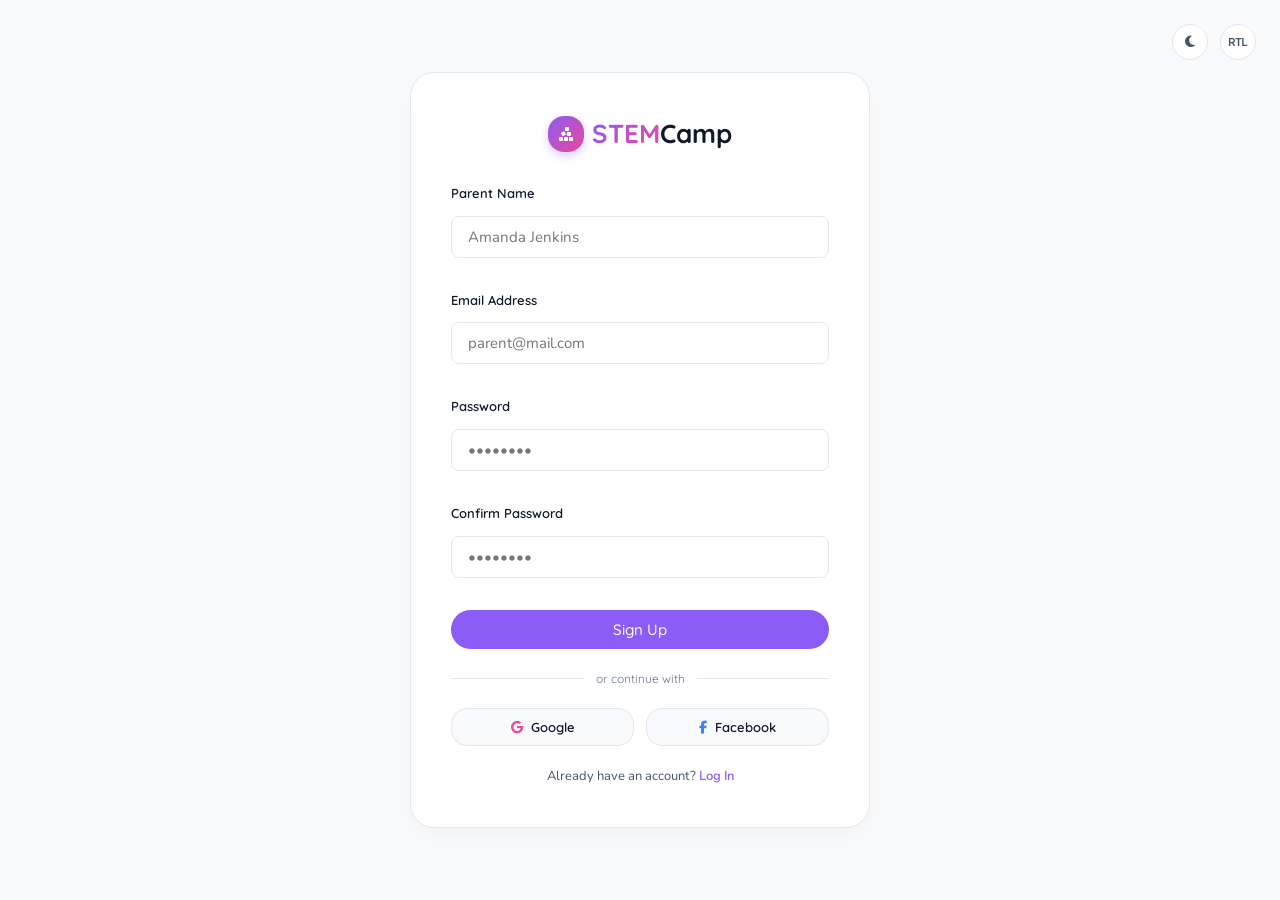
<file: register.html>
<!DOCTYPE html>
<html lang="en" dir="ltr">
<head>
    <meta charset="UTF-8">
    <meta name="viewport" content="width=device-width, initial-scale=1.0">
    <title>Register - STEM & Coding Summer Camp Portal</title>
    <!-- Inline SVG Favicon representing branding cubes -->
    <link rel="icon" type="image/svg+xml" href="data:image/svg+xml,%3Csvg xmlns='http://www.w3.org/2000/svg' viewBox='0 0 100 100'%3E%3Cpath d='M50 15 L85 32 L50 50 L15 32 Z' fill='%23a855f7'/%3E%3Cpath d='M15 32 L50 50 L50 85 L15 67 Z' fill='%237c3aed'/%3E%3Cpath d='M50 50 L85 32 L85 67 L50 85 Z' fill='%236d28d9'/%3E%3Cpath d='M50 35 L68 44 L50 53 L32 44 Z' fill='%23ec4899'/%3E%3Cpath d='M32 44 L50 53 L50 71 L32 62 Z' fill='%23db2777'/%3E%3Cpath d='M50 53 L68 44 L68 62 L50 71 Z' fill='%23be185d'/%3E%3C/svg%3E">
    <!-- Google Fonts for Modern Playful and Professional Look -->
    <link rel="preconnect" href="https://fonts.googleapis.com">
    <link rel="preconnect" href="https://fonts.gstatic.com" crossorigin>
    <link href="https://fonts.googleapis.com/css2?family=Nunito:wght@300..900&family=Quicksand:wght@300..700&family=Inter:wght@300..900&display=swap" rel="stylesheet">
    <!-- FontAwesome Icons -->
    <link rel="stylesheet" href="https://cdnjs.cloudflare.com/ajax/libs/font-awesome/6.4.0/css/all.min.css">
    <!-- Local Stylesheet -->
    <link rel="stylesheet" href="style.css">
</head>
<body class="light-theme ltr auth-body">

    <!-- Top Right Toggles -->
    <div class="auth-header-toggles">
        <!-- Theme Toggle -->
        <button class="theme-toggle" aria-label="Toggle Dark/Light Mode">
            <i class="fa-solid fa-moon"></i>
        </button>
        <!-- LTR/RTL Text Direction Toggle -->
        <button class="dir-toggle" aria-label="Toggle LTR/RTL Text Direction">
            <span>RTL</span>
        </button>
    </div>

    <!-- Register Container -->
    <div class="auth-card">
        <!-- Logo -->
        <a href="home1.html" class="logo">
            <div class="logo-icon">
                <i class="fa-solid fa-cubes-stacked"></i>
            </div>
            <div class="logo-text">
                <span class="logo-highlight">STEM</span>Camp
            </div>
        </a>

        <!-- Form -->
        <form class="auth-form" id="register-form">
            <div class="form-group">
                <label class="form-label" for="register-name">Parent Name</label>
                <input type="text" id="register-name" class="form-input" placeholder="Amanda Jenkins" required>
            </div>
            <div class="form-group">
                <label class="form-label" for="register-email">Email Address</label>
                <input type="email" id="register-email" class="form-input" placeholder="parent@mail.com" required>
            </div>
            <div class="form-group">
                <label class="form-label" for="register-password">Password</label>
                <input type="password" id="register-password" class="form-input" placeholder="••••••••" required>
            </div>
            <div class="form-group">
                <label class="form-label" for="register-confirm">Confirm Password</label>
                <input type="password" id="register-confirm" class="form-input" placeholder="••••••••" required>
            </div>

            <button type="submit" class="btn btn-primary w-100">Sign Up</button>
        </form>

        <!-- Divider -->
        <div class="auth-divider">or continue with</div>

        <!-- OAuth Buttons -->
        <div class="oauth-buttons">
            <button type="button" class="btn-oauth" id="oauth-google">
                <i class="fa-brands fa-google text-pink"></i> Google
            </button>
            <button type="button" class="btn-oauth" id="oauth-facebook">
                <i class="fa-brands fa-facebook-f text-blue"></i> Facebook
            </button>
        </div>

        <!-- Footer link -->
        <div class="auth-footer-text">
            Already have an account? <a href="login.html">Log In</a>
        </div>
    </div>

    <script>
        document.addEventListener('DOMContentLoaded', () => {
            const body = document.body;
            const themeToggles = document.querySelectorAll('.theme-toggle');
            const dirToggles = document.querySelectorAll('.dir-toggle');
            const registerForm = document.getElementById('register-form');

            // --- Theme & Direction Sync on Load ---
            const savedTheme = localStorage.getItem('theme');
            if (savedTheme === 'dark') {
                body.classList.add('dark-theme');
                themeToggles.forEach(t => {
                    const icon = t.querySelector('i');
                    if (icon) icon.className = 'fa-solid fa-sun';
                });
            }

            const savedDir = localStorage.getItem('dir');
            if (savedDir === 'rtl') {
                body.classList.add('rtl');
                document.documentElement.dir = 'rtl';
                dirToggles.forEach(t => {
                    const span = t.querySelector('span');
                    if (span) span.textContent = 'LTR';
                });
            }

            // --- Toggles Functionality ---
            themeToggles.forEach(toggle => {
                toggle.addEventListener('click', () => {
                    body.classList.toggle('dark-theme');
                    const isDark = body.classList.contains('dark-theme');
                    themeToggles.forEach(t => {
                        const icon = t.querySelector('i');
                        if (icon) {
                            icon.className = isDark ? 'fa-solid fa-sun' : 'fa-solid fa-moon';
                        }
                    });
                    localStorage.setItem('theme', isDark ? 'dark' : 'light');
                });
            });

            dirToggles.forEach(toggle => {
                toggle.addEventListener('click', () => {
                    body.classList.toggle('rtl');
                    const isRtl = body.classList.contains('rtl');
                    document.documentElement.dir = isRtl ? 'rtl' : 'ltr';
                    dirToggles.forEach(t => {
                        const span = t.querySelector('span');
                        if (span) {
                            span.textContent = isRtl ? 'LTR' : 'RTL';
                        }
                    });
                    localStorage.setItem('dir', isRtl ? 'rtl' : 'ltr');
                });
            });

            // --- Form Redirection ---
            if (registerForm) {
                registerForm.addEventListener('submit', (e) => {
                    e.preventDefault();
                    window.location.href = 'user-dashboard.html';
                });
            }

            // Simulating OAuth clicks
            const socialButtons = document.querySelectorAll('.btn-oauth');
            socialButtons.forEach(btn => {
                btn.addEventListener('click', () => {
                    window.location.href = 'user-dashboard.html';
                });
            });
        });
    </script>
</body>
</html>
</file>
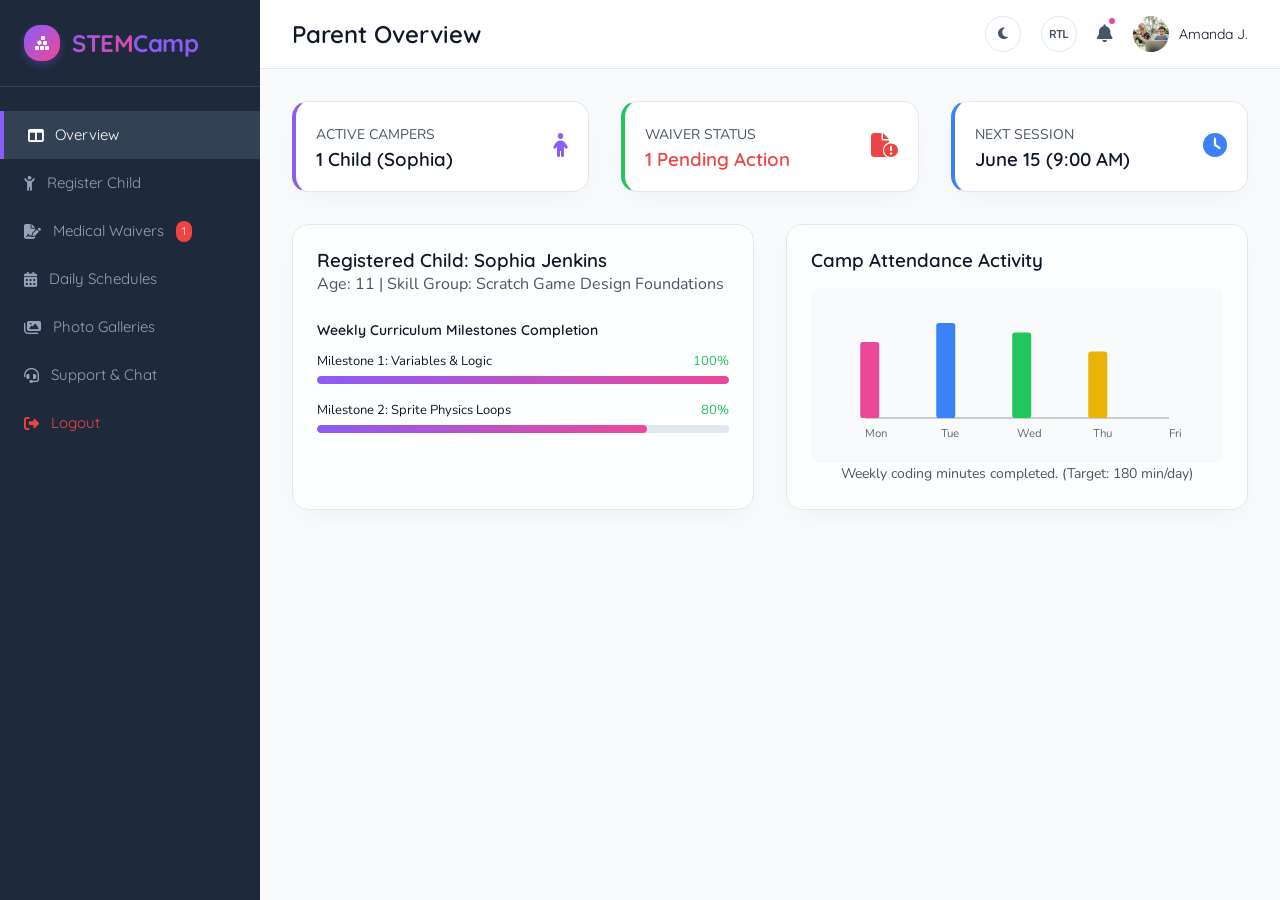
<file: user-dashboard.html>
<!DOCTYPE html>
<html lang="en" dir="ltr">
<head>
    <meta charset="UTF-8">
    <meta name="viewport" content="width=device-width, initial-scale=1.0">
    <title>Parent Dashboard – STEMCamp</title>
    <link rel="icon" type="image/svg+xml" href="data:image/svg+xml,%3Csvg xmlns='http://www.w3.org/2000/svg' viewBox='0 0 100 100'%3E%3Cpath d='M50 15 L85 32 L50 50 L15 32 Z' fill='%23a855f7'/%3E%3Cpath d='M15 32 L50 50 L50 85 L15 67 Z' fill='%237c3aed'/%3E%3Cpath d='M50 50 L85 32 L85 67 L50 85 Z' fill='%236d28d9'/%3E%3C/svg%3E">
    <link rel="preconnect" href="https://fonts.googleapis.com">
    <link rel="preconnect" href="https://fonts.gstatic.com" crossorigin>
    <link href="https://fonts.googleapis.com/css2?family=Nunito:wght@300..900&family=Quicksand:wght@300..700&family=Inter:wght@300..900&display=swap" rel="stylesheet">
    <link rel="stylesheet" href="https://cdnjs.cloudflare.com/ajax/libs/font-awesome/6.4.0/css/all.min.css">
    <link rel="stylesheet" href="style.css">
</head>
<body>

    <div class="dashboard-view">

        <!-- Dim overlay for mobile sidebar -->
        <div class="dashboard-sidebar-overlay" id="sidebar-overlay"></div>

        <!-- ===== SIDEBAR ===== -->
        <aside class="dashboard-sidebar">
            <a href="home1.html" class="sidebar-logo">
                <div class="logo-icon"><i class="fa-solid fa-cubes-stacked"></i></div>
                <div class="logo-text"><span class="logo-highlight">STEM</span>Camp</div>
            </a>
            <nav class="sidebar-nav">
                <ul>
                    <li><a href="#" class="sidebar-link active" data-panel="u-overview"><i class="fa-solid fa-columns"></i> <span>Overview</span></a></li>
                    <li><a href="#" class="sidebar-link" data-panel="u-register"><i class="fa-solid fa-child-reaching"></i> <span>Register Child</span></a></li>
                    <li><a href="#" class="sidebar-link" data-panel="u-waivers"><i class="fa-solid fa-file-signature"></i> <span>Medical Waivers</span> <span class="badge-pending" id="badge-waiver-count">1</span></a></li>
                    <li><a href="#" class="sidebar-link" data-panel="u-schedule"><i class="fa-solid fa-calendar-days"></i> <span>Daily Schedules</span></a></li>
                    <li><a href="#" class="sidebar-link" data-panel="u-gallery"><i class="fa-solid fa-images"></i> <span>Photo Galleries</span></a></li>
                    <li><a href="#" class="sidebar-link" data-panel="u-support"><i class="fa-solid fa-headset"></i> <span>Support &amp; Chat</span></a></li>
                    <li class="logout-item"><a href="home1.html" class="sidebar-link text-red"><i class="fa-solid fa-right-from-bracket"></i> <span>Logout</span></a></li>
                </ul>
            </nav>
        </aside>

        <!-- ===== MAIN CONTENT ===== -->
        <div class="dashboard-content">

            <!-- Topbar -->
            <header class="dashboard-topbar">
                <div class="topbar-left">
                    <button class="dashboard-sidebar-toggle" aria-label="Toggle Sidebar">
                        <i class="fa-solid fa-bars"></i>
                    </button>
                    <h2 id="panel-title">Parent Overview</h2>
                </div>
                <div class="topbar-right">
                    <button class="theme-toggle" aria-label="Toggle Theme"><i class="fa-solid fa-moon"></i></button>
                    <button class="dir-toggle" aria-label="Toggle Direction"><span>RTL</span></button>
                    <div class="topbar-notification"><i class="fa-solid fa-bell"></i><span class="notif-dot"></span></div>
                    <div class="topbar-profile">
                        <img src="./s15.jpg" alt="Amanda" class="profile-img">
                        <span class="profile-name">Amanda J.</span>
                    </div>
                </div>
            </header>

            <!-- Panels -->
            <div class="dashboard-panel-container">

                <!-- PANEL 1: OVERVIEW -->
                <div class="dashboard-panel active" id="panel-u-overview">
                    <div class="grid grid-3 mb-4">
                        <div class="stat-card border-left-purple">
                            <div class="stat-card-body">
                                <div class="card-details"><span class="text-muted text-uppercase text-sm">Active Campers</span><h3>1 Child (Sophia)</h3></div>
                                <div class="card-icon text-purple"><i class="fa-solid fa-child"></i></div>
                            </div>
                        </div>
                        <div class="stat-card border-left-green">
                            <div class="stat-card-body">
                                <div class="card-details"><span class="text-muted text-uppercase text-sm">Waiver Status</span><h3 id="overview-waiver-status" class="text-red">1 Pending Action</h3></div>
                                <div class="card-icon text-red"><i class="fa-solid fa-file-circle-exclamation"></i></div>
                            </div>
                        </div>
                        <div class="stat-card border-left-blue">
                            <div class="stat-card-body">
                                <div class="card-details"><span class="text-muted text-uppercase text-sm">Next Session</span><h3>June 15 (9:00 AM)</h3></div>
                                <div class="card-icon text-blue"><i class="fa-solid fa-clock"></i></div>
                            </div>
                        </div>
                    </div>
                    <div class="grid grid-2-equal">
                        <div class="glass-card">
                            <h3>Registered Child: Sophia Jenkins</h3>
                            <p class="text-muted">Age: 11 | Skill Group: Scratch Game Design Foundations</p>
                            <div class="progress-section mt-3">
                                <h4>Weekly Curriculum Milestones Completion</h4>
                                <div class="progress-bar-row"><span>Milestone 1: Variables &amp; Logic</span><span class="text-green">100%</span></div>
                                <div class="progress-track"><div class="progress-fill" style="width:100%;"></div></div>
                                <div class="progress-bar-row mt-2"><span>Milestone 2: Sprite Physics Loops</span><span class="text-green">80%</span></div>
                                <div class="progress-track"><div class="progress-fill" style="width:80%;"></div></div>
                            </div>
                        </div>
                        <div class="glass-card">
                            <h3>Camp Attendance Activity</h3>
                            <div class="svg-chart-wrapper mt-2">
                                <svg viewBox="0 0 400 150" class="svg-chart">
                                    <line x1="40" y1="120" x2="360" y2="120" stroke="#ccc" stroke-width="2"/>
                                    <text x="40" y="140" fill="#666" font-size="12">Mon</text>
                                    <text x="120" y="140" fill="#666" font-size="12">Tue</text>
                                    <text x="200" y="140" fill="#666" font-size="12">Wed</text>
                                    <text x="280" y="140" fill="#666" font-size="12">Thu</text>
                                    <text x="360" y="140" fill="#666" font-size="12">Fri</text>
                                    <rect x="35" y="40" width="20" height="80" rx="3" fill="#ec4899"/>
                                    <rect x="115" y="20" width="20" height="100" rx="3" fill="#3b82f6"/>
                                    <rect x="195" y="30" width="20" height="90" rx="3" fill="#22c55e"/>
                                    <rect x="275" y="50" width="20" height="70" rx="3" fill="#eab308"/>
                                    <rect x="355" y="120" width="20" height="0" rx="3" fill="#a855f7"/>
                                </svg>
                            </div>
                            <p class="text-muted text-center text-sm mt-1">Weekly coding minutes completed. (Target: 180 min/day)</p>
                        </div>
                    </div>
                </div>

                <!-- PANEL 2: REGISTER CHILD -->
                <div class="dashboard-panel" id="panel-u-register">
                    <div class="glass-card max-width-700">
                        <h3>Register Another Child</h3>
                        <p class="text-muted">Enter details below to submit a registration request. Camps fill up quickly!</p>
                        <form id="child-reg-form" class="mt-3">
                            <div class="form-row">
                                <div class="form-group"><label for="r-child-name">Child Full Name</label><input type="text" id="r-child-name" class="form-input" placeholder="Daniel Jenkins" required></div>
                                <div class="form-group"><label for="r-child-age">Age</label><input type="number" id="r-child-age" class="form-input" min="6" max="15" placeholder="8" required></div>
                            </div>
                            <div class="form-row">
                                <div class="form-group"><label for="r-child-grade">School Grade (Fall 2026)</label><input type="text" id="r-child-grade" class="form-input" placeholder="3rd Grade" required></div>
                                <div class="form-group">
                                    <label for="r-child-camp">Select STEM Camp Pathway</label>
                                    <select id="r-child-camp" class="form-select">
                                        <option value="scratch">Scratch Game Design (Ages 7-10) - $390</option>
                                        <option value="lego">LEGO SPIKE Prime Robotics (Ages 8-11) - $425</option>
                                        <option value="python">Python &amp; AI Algorithms (Ages 11-15) - $450</option>
                                        <option value="arduino">Arduino C++ Microcontrollers (Ages 12-15) - $480</option>
                                    </select>
                                </div>
                            </div>
                            <div class="form-group"><label for="r-allergies">Allergies / Special Medical Notes</label><input type="text" id="r-allergies" class="form-input" placeholder="Peanuts (Severe, epipen required)"></div>
                            <button type="submit" class="btn btn-primary mt-2">Submit Camp Registration</button>
                        </form>
                        <div id="child-reg-success" class="alert alert-success mt-2 hidden"><i class="fa-solid fa-circle-check"></i> Registration submitted! Pay balance via email invoice.</div>
                    </div>
                </div>

                <!-- PANEL 3: MEDICAL WAIVERS -->
                <div class="dashboard-panel" id="panel-u-waivers">
                    <div class="glass-card max-width-700">
                        <h3>Emergency Medical Consent &amp; Liability Waiver</h3>
                        <p class="text-muted">This form must be completed and electronically signed before camper attendance is authorized.</p>
                        <div class="waiver-status-indicator mt-2 bg-red-light text-red p-2 rounded-card">
                            <i class="fa-solid fa-circle-exclamation"></i> <strong>Waiver Pending for:</strong> Sophia Jenkins (Allergy: Peanuts)
                        </div>
                        <form id="waiver-form" class="mt-3">
                            <div class="form-group">
                                <label><strong>1. Epipen / Prescription Consent</strong></label>
                                <div class="checkbox-group"><input type="checkbox" id="w-consent-med" required><label for="w-consent-med">I authorize STEMCamp medical director to store and administer epinephrine / prescriptions provided by parents in emergencies.</label></div>
                            </div>
                            <div class="form-group mt-2">
                                <label><strong>2. Emergency Medical Release</strong></label>
                                <div class="checkbox-group"><input type="checkbox" id="w-consent-release" required><label for="w-consent-release">In the event of medical emergency, I authorize camp directors to transport my child to the nearest regional medical center.</label></div>
                            </div>
                            <div class="form-group mt-2"><label for="w-sign-name">Parent Digital Signature (Type Full Name)</label><input type="text" id="w-sign-name" class="form-input" placeholder="Amanda Jenkins" required></div>
                            <div class="form-group mt-2">
                                <label>Electronic Signature Pad (Draw with Mouse/Touch)</label>
                                <div class="signature-pad-wrapper">
                                    <canvas id="signature-canvas" width="400" height="120"></canvas>
                                    <button type="button" class="btn btn-secondary btn-sm mt-1" id="btn-clear-sig">Clear Signature</button>
                                </div>
                            </div>
                            <button type="submit" class="btn btn-primary mt-3 w-100">Sign and Save Waivers</button>
                        </form>
                        <div id="waiver-success" class="alert alert-success mt-2 hidden"><i class="fa-solid fa-circle-check"></i> Waiver signed and stored securely in camp logs!</div>
                    </div>
                </div>

                <!-- PANEL 4: DAILY SCHEDULES -->
                <div class="dashboard-panel" id="panel-u-schedule">
                    <div class="glass-card">
                        <h3>Sophia's Active Weekly Calendar</h3>
                        <p class="text-muted">Track arrival/checkout hours and daily topics for the current week.</p>
                        <div class="schedule-calendar-grid mt-3">
                            <div class="day-slot"><div class="day-header bg-pink text-white">Mon, June 15</div><div class="day-body"><span class="time">9:00 AM</span><strong>Scratch Canvas Setup</strong><p>Setup visual block environment, import sprite files.</p></div></div>
                            <div class="day-slot"><div class="day-header bg-blue text-white">Tue, June 16</div><div class="day-body"><span class="time">9:00 AM</span><strong>Variable &amp; Condition Loops</strong><p>Program score counters and obstacle movement thresholds.</p></div></div>
                            <div class="day-slot"><div class="day-header bg-green text-white">Wed, June 17</div><div class="day-body"><span class="time">9:00 AM</span><strong>Physics Engine Collision</strong><p>Script bounce reactions and game boundaries.</p></div></div>
                            <div class="day-slot"><div class="day-header bg-yellow text-white">Thu, June 18</div><div class="day-body"><span class="time">9:00 AM</span><strong>Level Designing &amp; Assets</strong><p>Model custom level layouts, configure target triggers.</p></div></div>
                            <div class="day-slot"><div class="day-header bg-purple text-white">Fri, June 19</div><div class="day-body"><span class="time">9:00 AM</span><strong>Showcase Hackathon</strong><p>Present original games to parents and receive certificates.</p></div></div>
                        </div>
                    </div>
                </div>

                <!-- PANEL 5: PHOTO GALLERIES -->
                <div class="dashboard-panel" id="panel-u-gallery">
                    <div class="glass-card">
                        <h3>Weekly Parent Photo Stream</h3>
                        <p class="text-muted">This gallery is password protected and compliant with childhood safety regulations.</p>
                        <div id="gallery-auth-box" class="mt-3">
                            <div class="form-group max-width-400">
                                <label for="gallery-pw">Enter Security Password (Hint: 'camp2026')</label>
                                <input type="password" id="gallery-pw" class="form-input" placeholder="••••••••">
                                <button class="btn btn-primary mt-2" id="btn-verify-gallery">Unlock Photos</button>
                            </div>
                            <div id="gallery-error" class="alert alert-danger mt-2 hidden"><i class="fa-solid fa-circle-xmark"></i> Incorrect security password!</div>
                        </div>
                        <div id="gallery-unlocked" class="hidden mt-3">
                            <div class="grid grid-3">
                                <div class="gallery-photo-card"><img src="./s16.jpg" alt="Lab photo" class="gallery-inner-img"><div class="p-caption">Sophia and team building Scratch game engine.</div></div>
                                <div class="gallery-photo-card"><img src="./s6.jpg" alt="Robotics" class="gallery-inner-img"><div class="p-caption">Group testing obstacle avoidance sensor configurations.</div></div>
                                <div class="gallery-photo-card"><img src="./s11.jpg" alt="Experiment" class="gallery-inner-img"><div class="p-caption">Analyzing water density trajectories during afternoon tinkers.</div></div>
                            </div>
                        </div>
                    </div>
                </div>

                <!-- PANEL 6: SUPPORT & CHAT -->
                <div class="dashboard-panel" id="panel-u-support">
                    <div class="grid grid-2-equal">
                        <div class="glass-card">
                            <h3>Direct Messenger to Counselor</h3>
                            <p class="text-muted">Chat directly with Dr. Evelyn Thorne (Sophia's instructor).</p>
                            <div class="dashboard-chat-box mt-3" id="parent-chat-messages">
                                <div class="message msg-other"><strong>Dr. Evelyn Thorne:</strong><p>Sophia did a fantastic job with variable logic today! She solved the debugging challenges easily.</p><span class="msg-time">4:15 PM</span></div>
                            </div>
                            <div class="dashboard-chat-input-row mt-2">
                                <input type="text" id="parent-chat-input" class="form-input" placeholder="Type your response...">
                                <button class="btn btn-primary" id="btn-parent-send"><i class="fa-solid fa-paper-plane"></i></button>
                            </div>
                        </div>
                        <div class="glass-card">
                            <h3>Support Hotline Directory</h3>
                            <p class="text-muted">Contact camp administrators directly for immediate operational alerts.</p>
                            <ul class="support-contact-list mt-3">
                                <li><i class="fa-solid fa-phone text-purple"></i> <strong>Registrar Ext:</strong> 105</li>
                                <li><i class="fa-solid fa-hospital text-purple"></i> <strong>Medical Director:</strong> Ext 402</li>
                                <li><i class="fa-solid fa-shield text-purple"></i> <strong>Security Guard Desk:</strong> Ext 500</li>
                            </ul>
                        </div>
                    </div>
                </div>

            </div><!-- end panel-container -->
        </div><!-- end dashboard-content -->
    </div><!-- end dashboard-view -->

    <script src="shared.js"></script>
    <script>
    document.addEventListener('DOMContentLoaded', () => {

        /* --- Sidebar toggle (mobile) --- */
        const sidebarToggle = document.querySelector('.dashboard-sidebar-toggle');
        const sidebar = document.querySelector('.dashboard-sidebar');
        const overlay = document.getElementById('sidebar-overlay');

        if (sidebarToggle) {
            sidebarToggle.addEventListener('click', (e) => {
                e.stopPropagation();
                const open = sidebar.classList.toggle('active');
                overlay.classList.toggle('active', open);
            });
        }
        if (overlay) {
            overlay.addEventListener('click', () => {
                sidebar.classList.remove('active');
                overlay.classList.remove('active');
            });
        }
        document.addEventListener('click', (e) => {
            if (window.innerWidth <= 768 && sidebar.classList.contains('active')) {
                if (!sidebar.contains(e.target) && !sidebarToggle.contains(e.target)) {
                    sidebar.classList.remove('active');
                    overlay.classList.remove('active');
                }
            }
        });

        /* --- Sub-panel navigation --- */
        const sidebarLinks = document.querySelectorAll('.sidebar-link[data-panel]');
        const panels = document.querySelectorAll('.dashboard-panel');
        const panelTitle = document.getElementById('panel-title');

        sidebarLinks.forEach(link => {
            link.addEventListener('click', (e) => {
                e.preventDefault();
                const panelId = link.getAttribute('data-panel');

                sidebarLinks.forEach(l => l.classList.remove('active'));
                link.classList.add('active');

                panels.forEach(p => p.classList.remove('active'));
                const target = document.getElementById('panel-' + panelId);
                if (target) target.classList.add('active');

                if (panelTitle) panelTitle.textContent = link.querySelector('span') ? link.querySelector('span').textContent.trim() : link.textContent.trim();

                // Close sidebar on mobile after selection
                if (window.innerWidth <= 768) {
                    sidebar.classList.remove('active');
                    overlay.classList.remove('active');
                }
            });
        });

        /* --- Signature Pad --- */
        const canvas = document.getElementById('signature-canvas');
        if (canvas) {
            const ctx = canvas.getContext('2d');
            ctx.strokeStyle = '#0f172a'; ctx.lineWidth = 2;
            let drawing = false;

            const getPos = (e) => {
                const r = canvas.getBoundingClientRect();
                const src = e.touches ? e.touches[0] : e;
                return { x: src.clientX - r.left, y: src.clientY - r.top };
            };
            canvas.addEventListener('mousedown', e => { drawing = true; const p = getPos(e); ctx.beginPath(); ctx.moveTo(p.x, p.y); });
            canvas.addEventListener('mousemove', e => { if (!drawing) return; const p = getPos(e); ctx.lineTo(p.x, p.y); ctx.stroke(); });
            canvas.addEventListener('mouseup', () => drawing = false);
            canvas.addEventListener('mouseleave', () => drawing = false);
            canvas.addEventListener('touchstart', e => { e.preventDefault(); drawing = true; const p = getPos(e); ctx.beginPath(); ctx.moveTo(p.x, p.y); });
            canvas.addEventListener('touchmove', e => { e.preventDefault(); if (!drawing) return; const p = getPos(e); ctx.lineTo(p.x, p.y); ctx.stroke(); });
            canvas.addEventListener('touchend', () => drawing = false);

            document.getElementById('btn-clear-sig').addEventListener('click', () => ctx.clearRect(0, 0, canvas.width, canvas.height));
        }

        /* --- Waiver form --- */
        const waiverForm = document.getElementById('waiver-form');
        if (waiverForm) {
            waiverForm.addEventListener('submit', e => {
                e.preventDefault();
                document.getElementById('waiver-success').classList.remove('hidden');
                const badge = document.getElementById('badge-waiver-count');
                if (badge) badge.style.display = 'none';
                const status = document.getElementById('overview-waiver-status');
                if (status) { status.textContent = 'All Waivers Completed'; status.className = 'text-green'; }
                setTimeout(() => document.getElementById('waiver-success').classList.add('hidden'), 4000);
            });
        }

        /* --- Child registration form --- */
        const regForm = document.getElementById('child-reg-form');
        if (regForm) {
            regForm.addEventListener('submit', e => {
                e.preventDefault();
                document.getElementById('child-reg-success').classList.remove('hidden');
                regForm.reset();
                setTimeout(() => document.getElementById('child-reg-success').classList.add('hidden'), 4000);
            });
        }

        /* --- Photo gallery unlock --- */
        const btnGallery = document.getElementById('btn-verify-gallery');
        if (btnGallery) {
            btnGallery.addEventListener('click', () => {
                const pw = document.getElementById('gallery-pw').value;
                if (pw === 'camp2026') {
                    document.getElementById('gallery-auth-box').classList.add('hidden');
                    document.getElementById('gallery-unlocked').classList.remove('hidden');
                } else {
                    const err = document.getElementById('gallery-error');
                    err.classList.remove('hidden');
                    setTimeout(() => err.classList.add('hidden'), 3000);
                }
            });
        }

        /* --- Parent messenger --- */
        const parentInput = document.getElementById('parent-chat-input');
        const parentSend = document.getElementById('btn-parent-send');
        const parentChat = document.getElementById('parent-chat-messages');
        if (parentSend && parentInput) {
            const send = () => {
                const txt = parentInput.value.trim();
                if (!txt) return;
                parentChat.innerHTML += `<div class="message msg-user"><p>${txt}</p><span class="msg-time">${new Date().toLocaleTimeString([],{hour:'2-digit',minute:'2-digit'})}</span></div>`;
                parentInput.value = '';
                parentChat.scrollTop = parentChat.scrollHeight;
                setTimeout(() => {
                    parentChat.innerHTML += `<div class="message msg-other"><strong>Dr. Evelyn Thorne:</strong><p>Thank you! I'll keep you updated during tomorrow's Scratch debugging session.</p><span class="msg-time">${new Date().toLocaleTimeString([],{hour:'2-digit',minute:'2-digit'})}</span></div>`;
                    parentChat.scrollTop = parentChat.scrollHeight;
                }, 1000);
            };
            parentSend.addEventListener('click', send);
            parentInput.addEventListener('keypress', e => { if (e.key === 'Enter') send(); });
        }

    });
    </script>
</body>
</html>
</file>
<file: style.css>
/* ==========================================================================
   DESIGN SYSTEM & VARIABLES
   ========================================================================== */
:root {
    /* HSL Tailored Brand Palette */
    --purple: #8b5cf6;
    --purple-hover: #7c3aed;
    --purple-light: #f5f3ff;
    
    --pink: #ec4899;
    --pink-hover: #db2777;
    --pink-light: #fdf2f8;
    
    --blue: #3b82f6;
    --blue-hover: #2563eb;
    --blue-light: #eff6ff;
    
    --green: #22c55e;
    --green-hover: #16a34a;
    --green-light: #f0fdf4;
    
    --yellow: #eab308;
    --yellow-hover: #ca8a04;
    --yellow-light: #fef9c3;
    
    --red: #ef4444;
    --red-light: #fee2e2;
    --red-hover: #dc2626;

    /* Light Mode Variables */
    --bg-primary: #ffffff;
    --bg-secondary: #f8fafc;
    --bg-alt: #f1f5f9;
    --text-primary: #0f172a;
    --text-secondary: #475569;
    --text-muted: #64748b;
    --border-color: #e2e8f0;
    --card-bg: rgba(255, 255, 255, 0.85);
    --card-shadow: 0 10px 30px -10px rgba(0, 0, 0, 0.06);
    --sidebar-bg: #1e293b;
    --sidebar-link-hover: #334155;
    --topbar-bg: #ffffff;
    --input-bg: #ffffff;
    
    /* Font Stacks */
    --font-heading: 'Quicksand', sans-serif;
    --font-body: 'Nunito', sans-serif;
    --font-mono: 'Inter', sans-serif;
    
    /* Hero Overlays with at least 70% visibility of background images (Dark overlays for white text contrast) */
    --hero-overlay-light: linear-gradient(135deg, rgba(15, 23, 42, 0.35), rgba(15, 23, 42, 0.25));
    --hero-overlay-blue: linear-gradient(135deg, rgba(11, 19, 41, 0.35), rgba(15, 23, 42, 0.25));

    /* Border Radius System */
    --radius-sm: 8px;
    --radius-md: 16px;
    --radius-lg: 24px;
    --radius-full: 9999px;
    
    /* Animation System */
    --transition-fast: 0.2s ease;
    --transition-normal: 0.3s cubic-bezier(0.4, 0, 0.2, 1);
    --transition-slow: 0.5s ease;
}

/* Dark Mode Variables Override */
body.dark-theme {
    --bg-primary: #0f172a;
    --bg-secondary: #1e293b;
    --bg-alt: #0b0f19;
    --text-primary: #f8fafc;
    --text-secondary: #cbd5e1;
    --text-muted: #94a3b8;
    --border-color: #334155;
    --card-bg: rgba(30, 41, 59, 0.85);
    --card-shadow: 0 10px 30px -10px rgba(0, 0, 0, 0.3);
    --sidebar-bg: #0b1329;
    --sidebar-link-hover: #1e293b;
    --topbar-bg: #0f172a;
    --input-bg: #1e293b;
    
    /* Light tints overrides in dark mode */
    --purple-light: rgba(139, 92, 246, 0.12);
    --pink-light: rgba(236, 72, 153, 0.12);
    --blue-light: rgba(59, 130, 246, 0.12);
    --green-light: rgba(34, 197, 94, 0.12);
    --yellow-light: rgba(234, 179, 8, 0.12);
    --red-light: rgba(239, 68, 68, 0.12);

    /* Hero Overlays with at least 70% visibility of background images (Dark mode variants) */
    --hero-overlay-light: linear-gradient(135deg, rgba(15, 23, 42, 0.35), rgba(15, 23, 42, 0.25));
    --hero-overlay-blue: linear-gradient(135deg, rgba(11, 19, 41, 0.35), rgba(15, 23, 42, 0.25));
}

/* RTL Direction Support */
body.rtl {
    direction: rtl;
    text-align: right;
}

/* ==========================================================================
   BASE STYLES & RESET
   ========================================================================== */
* {
    box-sizing: border-box;
    margin: 0;
    padding: 0;
}

html {
    overflow-x: hidden;
    width: 100%;
}

body {
    font-family: var(--font-body);
    font-size: 16px;
    line-height: 1.6;
    background-color: var(--bg-primary);
    color: var(--text-primary);
    transition: background-color var(--transition-normal), color var(--transition-normal);
    overflow-x: hidden;
    width: 100%;
    position: relative;
}

h1, h2, h3, h4, h5, h6 {
    font-family: var(--font-heading);
    font-weight: 600;
    color: var(--text-primary);
    line-height: 1.25;
}

a {
    color: var(--purple);
    text-decoration: none;
    transition: color var(--transition-fast);
}

a:hover {
    color: var(--purple-hover);
}

ul {
    list-style: none;
}

img {
    max-width: 100%;
    height: auto;
    display: block;
}

/* ==========================================================================
   LAYOUT CONTAINERS & UTILITIES
   ========================================================================== */
.container {
    width: 100%;
    max-width: 1200px;
    margin: 0 auto;
    padding: 0 24px;
}

.grid {
    display: grid;
    gap: 32px;
}

.grid-2-equal {
    grid-template-columns: repeat(2, 1fr);
}

.grid-3 {
    grid-template-columns: repeat(3, 1fr);
}

.grid-4 {
    grid-template-columns: repeat(4, 1fr);
}

.bg-alt {
    background-color: var(--bg-secondary);
}

.text-center { text-align: center; }
.text-purple { color: var(--purple) !important; }
.text-pink { color: var(--pink) !important; }
.text-blue { color: var(--blue) !important; }
.text-green { color: var(--green) !important; }
.text-yellow { color: var(--yellow) !important; }
.text-red { color: var(--red) !important; }
.text-white { color: #ffffff !important; }
.text-dark { color: #0f172a !important; }
.bg-purple { background-color: var(--purple) !important; }
.bg-pink { background-color: var(--pink) !important; }
.bg-blue { background-color: var(--blue) !important; }
.bg-green { background-color: var(--green) !important; }
.bg-yellow { background-color: var(--yellow) !important; }
.bg-red { background-color: var(--red) !important; }
.bg-pink-light { background-color: var(--pink-light) !important; }
.bg-blue-light { background-color: var(--blue-light) !important; }
.bg-green-light { background-color: var(--green-light) !important; }
.bg-red-light { background-color: var(--red-light) !important; }

.mt-2 { margin-top: 16px; }
.mt-3 { margin-top: 24px; }
.mt-4 { margin-top: 32px; }
.mb-2 { margin-bottom: 16px; }
.mb-4 { margin-bottom: 32px; }
.w-100 { width: 100%; }
.max-width-700 { max-width: 700px; margin-left: auto; margin-right: auto; }
.max-width-400 { max-width: 400px; }
.hidden { display: none !important; }
.rounded-card { border-radius: var(--radius-md); }
.box-shadow-lg { box-shadow: 0 20px 40px -15px rgba(0, 0, 0, 0.1); }
.text-muted { color: var(--text-muted); }
.text-uppercase { text-transform: uppercase; }
.text-sm { font-size: 14px; }

/* Issue 11: Improve small text contrast across all pages (light mode) */
/* text-muted in light mode is #64748b which is ~4.5:1 on white — acceptable,
   but we darken it slightly for small text to ensure AA compliance */
body.light-theme .text-muted,
body:not(.dark-theme) .text-muted {
    color: #4b5563 !important;
}
/* Section descriptions and captions */
.section-desc,
.author-sub,
.teacher-bio,
.teacher-badge,
.node-content p,
.timeline-content p,
.day-body p,
.p-caption,
.badge-card p,
.leader-info p,
.philosophy-card p,
.facility-list p,
.pricing-bullets li,
.counter-card p {
    color: #374151 !important;
}
body.dark-theme .section-desc,
body.dark-theme .author-sub,
body.dark-theme .teacher-bio,
body.dark-theme .teacher-badge,
body.dark-theme .node-content p,
body.dark-theme .timeline-content p,
body.dark-theme .day-body p,
body.dark-theme .p-caption,
body.dark-theme .badge-card p,
body.dark-theme .leader-info p,
body.dark-theme .philosophy-card p,
body.dark-theme .facility-list p,
body.dark-theme .pricing-bullets li,
body.dark-theme .counter-card p {
    color: var(--text-secondary) !important;
}
/* Subtitle tags in non-hero areas */
.subtitle {
    font-family: var(--font-heading);
    font-size: 14px;
    text-transform: uppercase;
    letter-spacing: 1.5px;
    display: inline-block;
    margin-bottom: 10px;
    font-weight: 700;
}

/* ==========================================================================
   BUTTONS & FORMS
   ========================================================================== */
.btn {
    display: inline-flex;
    align-items: center;
    justify-content: center;
    gap: 8px;
    font-family: var(--font-heading);
    font-weight: 500;
    font-size: 15px;
    padding: 10px 20px;
    border-radius: var(--radius-full);
    border: none;
    cursor: pointer;
    transition: all var(--transition-fast);
}

.btn-lg {
    padding: 14px 28px;
    font-size: 17px;
}

.btn-sm {
    padding: 6px 12px;
    font-size: 13px;
}

.btn-primary {
    background-color: var(--purple);
    color: #ffffff;
}

.btn-primary:hover {
    background-color: var(--purple-hover);
    color: #ffffff !important;
    transform: translateY(-2px);
}

/* Issue 5: Ensure login button always has white text, even on hover */
.login-btn {
    color: #ffffff !important;
    padding: 8px 16px !important;
    font-size: 13.5px !important;
    gap: 6px !important;
}
.login-btn:hover {
    color: #ffffff !important;
    background-color: var(--purple-hover) !important;
}

.btn-secondary {
    background-color: var(--pink);
    color: #ffffff;
}

.btn-secondary:hover {
    background-color: var(--pink-hover);
    transform: translateY(-2px);
}

.btn-filter {
    background-color: var(--bg-secondary);
    color: var(--text-secondary);
    border: 1px solid var(--border-color);
    margin: 4px;
}

.btn-filter.active, .btn-filter:hover {
    background-color: var(--purple);
    color: #ffffff;
    border-color: var(--purple);
}

.form-group {
    margin-bottom: 16px;
    text-align: start;
}

.form-group label {
    display: block;
    font-family: var(--font-heading);
    font-size: 14px;
    margin-bottom: 6px;
    color: var(--text-secondary);
}

.form-input, .form-select, .form-textarea {
    width: 100%;
    padding: 10px 16px;
    border: 1px solid var(--border-color);
    background-color: var(--input-bg);
    color: var(--text-primary);
    border-radius: var(--radius-sm);
    font-family: var(--font-body);
    font-size: 15px;
    transition: border-color var(--transition-fast);
}

.form-input:focus, .form-select:focus, .form-textarea:focus {
    outline: none;
    border-color: var(--purple);
}

.form-row {
    display: flex;
    gap: 16px;
}

.form-row .form-group {
    flex: 1;
}

.checkbox-group {
    display: flex;
    align-items: flex-start;
    gap: 10px;
    text-align: start;
}

.checkbox-group input {
    margin-top: 4px;
}

.checkbox-group label {
    font-family: var(--font-body);
    font-size: 14px;
    line-height: 1.4;
}

.alert {
    padding: 12px 16px;
    border-radius: var(--radius-sm);
    font-size: 14px;
    display: flex;
    align-items: center;
    gap: 10px;
}

.alert-success {
    background-color: var(--green-light);
    color: var(--green);
    border: 1px solid rgba(34, 197, 94, 0.2);
}

.alert-danger {
    background-color: var(--red-light);
    color: var(--red);
    border: 1px solid rgba(239, 68, 68, 0.2);
}

/* ==========================================================================
   GLOBAL HEADER & MENU
   ========================================================================== */
.global-header {
    position: fixed;
    top: 0;
    left: 0;
    right: 0;
    z-index: 1000;
    background-color: rgba(255, 255, 255, 0.95);
    backdrop-filter: blur(12px);
    border-bottom: 1px solid var(--border-color);
    transition: background-color var(--transition-normal), border-color var(--transition-normal);
}

body.dark-theme .global-header {
    background-color: rgba(15, 23, 42, 0.85);
}

.header-container {
    max-width: 1280px;
    margin: 0 auto;
    padding: 12px 32px;
    display: flex;
    align-items: center;
    justify-content: space-between;
    gap: 16px;
}

/* LOGO DESIGNS */
.logo {
    display: flex;
    align-items: center;
    gap: 8px;
    font-family: var(--font-heading);
    font-size: 20px;
    font-weight: 700;
    color: var(--text-primary);
    flex-shrink: 0;
}

.logo-icon {
    width: 36px;
    height: 36px;
    border-radius: var(--radius-md);
    background: linear-gradient(135deg, var(--purple), var(--pink));
    display: flex;
    align-items: center;
    justify-content: center;
    color: #ffffff;
    font-size: 16px;
    box-shadow: 0 4px 10px rgba(139, 92, 246, 0.3);
    flex-shrink: 0;
}

.logo-highlight {
    background: linear-gradient(135deg, var(--purple), var(--pink));
    -webkit-background-clip: text;
    -webkit-text-fill-color: transparent;
}

/* NAV MENU — desktop: centered flex between logo and actions */
.nav-menu {
    flex: 1;
    display: flex;
    justify-content: center;
    align-items: center;
}

.nav-links {
    display: flex;
    align-items: center;
    gap: 2px;
    flex-wrap: nowrap;
}

.nav-item {
    position: relative;
}

.nav-link {
    font-family: var(--font-heading);
    font-weight: 500;
    font-size: 13.5px;
    color: var(--text-secondary);
    padding: 7px 11px;
    border-radius: var(--radius-sm);
    transition: all var(--transition-fast);
    white-space: nowrap;
    display: flex;
    align-items: center;
    gap: 4px;
}

.nav-link:hover {
    color: var(--purple);
    background-color: var(--bg-secondary);
}

/* Issue 6: Active state highlighting for nav links */
.nav-link.active {
    color: var(--purple) !important;
    background-color: var(--purple-light);
    font-weight: 700;
}

/* Dropdown Menu System */
.has-dropdown:hover .dropdown-menu {
    opacity: 1;
    visibility: visible;
    transform: translateY(0);
}

.dropdown-menu {
    position: absolute;
    top: 100%;
    left: 50%;
    transform: translateX(-50%) translateY(10px);
    background-color: var(--bg-primary);
    border: 1px solid var(--border-color);
    border-radius: var(--radius-md);
    box-shadow: var(--card-shadow);
    padding: 8px 0;
    width: 220px;
    opacity: 0;
    visibility: hidden;
    transition: all var(--transition-fast);
    z-index: 100;
}

.dropdown-item {
    display: block;
    padding: 8px 16px;
    font-family: var(--font-body);
    font-size: 14px;
    color: var(--text-secondary);
}

.dropdown-item:hover {
    background-color: var(--purple-light);
    color: var(--purple);
}

.header-actions {
    display: flex;
    align-items: center;
    gap: 8px;
    flex-shrink: 0;
}

.theme-toggle, .dir-toggle, .mobile-nav-toggle {
    width: 36px;
    height: 36px;
    border-radius: var(--radius-full);
    border: 1px solid var(--border-color);
    background-color: var(--bg-primary);
    color: var(--text-secondary);
    cursor: pointer;
    display: flex;
    align-items: center;
    justify-content: center;
    transition: all var(--transition-fast);
    flex-shrink: 0;
}

.theme-toggle:hover, .dir-toggle:hover, .mobile-nav-toggle:hover {
    border-color: var(--purple);
    color: var(--purple);
}

.dir-toggle span {
    font-size: 10px;
    font-weight: 700;
}

.mobile-nav-toggle {
    display: none;
}

/* ==========================================================================
   GLASSMORPHISM & GENERAL CARDS
   ========================================================================== */
.glass-card {
    background: var(--card-bg);
    backdrop-filter: blur(12px);
    border: 1px solid var(--border-color);
    border-radius: var(--radius-md);
    padding: 24px;
    box-shadow: var(--card-shadow);
    transition: transform var(--transition-fast), box-shadow var(--transition-fast);
}

.glass-card:hover {
    transform: translateY(-4px);
    box-shadow: 0 20px 40px -15px rgba(0, 0, 0, 0.08);
}

/* ==========================================================================
   GLOBAL FOOTER
   ========================================================================== */
.global-footer {
    background-color: #0f172a;
    color: #94a3b8;
    padding: 64px 0 24px 0;
    border-top: 1px solid #1e293b;
}

.footer-grid {
    display: grid;
    grid-template-columns: repeat(4, 1fr);
    gap: 32px;
    margin-bottom: 48px;
}

.footer-brand .logo {
    margin-bottom: 16px;
}

.footer-tagline {
    font-size: 14px;
    margin-bottom: 16px;
    line-height: 1.5;
}

.social-links {
    display: flex;
    gap: 12px;
}

.social-links a {
    width: 36px;
    height: 36px;
    border-radius: var(--radius-full);
    background-color: #1e293b;
    color: #94a3b8;
    display: flex;
    align-items: center;
    justify-content: center;
    transition: all var(--transition-fast);
}

.social-links a:hover {
    background-color: var(--purple);
    color: #ffffff;
}

.footer-links-col h4 {
    color: #ffffff;
    font-size: 16px;
    margin-bottom: 16px;
}

.footer-links-col ul li {
    margin-bottom: 10px;
}

.footer-links-col ul li a {
    color: #94a3b8;
    font-size: 14px;
}

.footer-links-col ul li a:hover {
    color: var(--purple);
}

.security-cert-block {
    display: flex;
    flex-direction: column;
    gap: 12px;
}

.cert-item {
    display: flex;
    align-items: center;
    gap: 10px;
    font-size: 14px;
    color: #ffffff;
}

.footer-bottom {
    border-top: 1px solid #1e293b;
    padding-top: 24px;
}

.footer-bottom-flex {
    display: flex;
    align-items: center;
    justify-content: space-between;
    font-size: 13px;
}

.footer-legal-links {
    display: flex;
    gap: 16px;
}

.footer-legal-links a {
    color: #94a3b8;
}

/* ==========================================================================
   SPA VIEWS CONFIGURATION
   ========================================================================== */
.spa-view {
    display: none;
    opacity: 0;
    transition: opacity var(--transition-slow);
}

.spa-view.active {
    display: block;
    opacity: 1;
}

/* ==========================================================================
   HOME 1 & 2 VIEWS SECTION STYLING
   ========================================================================== */
section {
    padding: 80px 0;
}

.section-header {
    text-align: center;
    max-width: 650px;
    margin: 0 auto 48px auto;
}

.section-title {
    font-size: 32px;
    margin-bottom: 16px;
}

.section-desc {
    color: var(--text-secondary);
}

/* Home 1 Section 1: Hero */
.hero-section {
    padding: 100px 0;
    min-height: 600px;
    display: flex;
    align-items: center;
}

.hero-grid {
    display: grid;
    grid-template-columns: 1.2fr 0.8fr;
    gap: 48px;
    align-items: center;
}

.badge-new {
    display: inline-flex;
    align-items: center;
    gap: 8px;
    background-color: var(--purple-light);
    color: var(--purple);
    padding: 6px 14px;
    border-radius: var(--radius-full);
    font-size: 13px;
    font-family: var(--font-heading);
    font-weight: 500;
    margin-bottom: 24px;
}

.badge-dot {
    width: 6px;
    height: 6px;
    background-color: var(--purple);
    border-radius: 50%;
    display: inline-block;
    animation: pulse 2s infinite;
}

.hero-title {
    font-size: 48px;
    margin-bottom: 20px;
}

.hero-desc {
    font-size: 18px;
    color: var(--text-secondary);
    margin-bottom: 32px;
}

.hero-buttons {
    display: flex;
    flex-wrap: wrap;
    gap: 16px;
    margin-bottom: 40px;
}

.hero-stats {
    display: flex;
    flex-wrap: wrap;
    gap: 32px;
}

.stat-mini {
    display: flex;
    flex-direction: column;
}

.stat-num {
    font-family: var(--font-heading);
    font-size: 28px;
    color: var(--purple);
}

.stat-lbl {
    font-size: 13px;
    color: var(--text-secondary);
}

.hero-interactive-card h3 {
    margin: 12px 0 8px 0;
}

.card-header-icon {
    width: 48px;
    height: 48px;
    border-radius: var(--radius-sm);
    background-color: var(--purple-light);
    color: var(--purple);
    display: flex;
    align-items: center;
    justify-content: center;
    font-size: 20px;
}

.progress-bar-container {
    margin-top: 16px;
}

.progress-label {
    display: flex;
    justify-content: space-between;
    font-size: 13px;
    margin-bottom: 6px;
}

.progress-track {
    height: 8px;
    background-color: var(--border-color);
    border-radius: var(--radius-full);
    overflow: hidden;
}

.progress-fill {
    height: 100%;
    background: linear-gradient(135deg, var(--purple), var(--pink));
    border-radius: var(--radius-full);
}

/* Home 1 Section 2: Curriculum Pathways */
.pathway-card {
    background-color: var(--bg-primary);
    border: 1px solid var(--border-color);
    border-radius: var(--radius-md);
    padding: 32px;
    transition: all var(--transition-fast);
    /* Issue 8: Equal height flex column for consistent alignment */
    display: flex;
    flex-direction: column;
}

.pathway-card:hover {
    transform: translateY(-6px);
    box-shadow: var(--card-shadow);
    border-color: var(--purple);
}

/* Issue 2: Image area for pathway cards */
.pathway-card-img {
    width: 100%;
    height: 160px;
    object-fit: cover;
    border-radius: var(--radius-sm);
    margin-bottom: 20px;
}

.pathway-icon {
    width: 56px;
    height: 56px;
    border-radius: var(--radius-md);
    display: flex;
    align-items: center;
    justify-content: center;
    font-size: 24px;
    margin-bottom: 24px;
}

.pathway-card h3 {
    margin-bottom: 12px;
}

.pathway-card p {
    color: var(--text-secondary);
    font-size: 14px;
    margin-bottom: 20px;
    /* Issue 8: ensure description takes consistent space */
    flex-shrink: 0;
}

.pathway-details {
    margin-bottom: 24px;
    flex: 1;
}

.pathway-details li {
    font-size: 13px;
    display: flex;
    align-items: center;
    gap: 8px;
    margin-bottom: 8px;
}

.pathway-link {
    font-family: var(--font-heading);
    font-size: 14px;
    display: flex;
    align-items: center;
    gap: 6px;
    /* Issue 8: pin link to bottom of card */
    margin-top: auto;
}

/* Home 1 Section 3: Safety & Compliance */
.badge-grid {
    display: grid;
    grid-template-columns: repeat(2, 1fr);
    gap: 24px;
}

.badge-card {
    background-color: var(--bg-primary);
    border: 1px solid var(--border-color);
    border-radius: var(--radius-md);
    padding: 24px;
    box-shadow: var(--card-shadow);
}

.badge-icon {
    font-size: 32px;
    margin-bottom: 12px;
}

.badge-card h4 {
    margin-bottom: 6px;
}

.badge-card p {
    font-size: 13px;
    color: var(--text-secondary);
}

.safety-list {
    margin-top: 24px;
}

.safety-list li {
    display: flex;
    align-items: center;
    gap: 12px;
    margin-bottom: 12px;
    font-weight: 500;
}

/* Home 1 Section 4: Teacher Bios */
.teacher-card {
    background-color: var(--bg-primary);
    border: 1px solid var(--border-color);
    border-radius: var(--radius-md);
    overflow: hidden;
    box-shadow: var(--card-shadow);
    transition: transform var(--transition-fast);
}

.teacher-card:hover {
    transform: translateY(-6px);
}

.teacher-image-wrapper {
    position: relative;
    height: 250px;
}

.teacher-image {
    width: 100%;
    height: 100%;
    object-fit: cover;
}

.teacher-role {
    position: absolute;
    bottom: 12px;
    left: 12px;
    padding: 4px 12px;
    border-radius: var(--radius-full);
    font-family: var(--font-heading);
    font-size: 12px;
}

.teacher-info {
    padding: 24px;
}

.teacher-info h3 {
    margin-bottom: 6px;
}

.teacher-degree {
    font-size: 13px;
    color: var(--purple);
    font-weight: 500;
    margin-bottom: 12px;
}

.teacher-bio {
    font-size: 14px;
    color: var(--text-secondary);
    margin-bottom: 16px;
}

.teacher-badges {
    display: flex;
    gap: 8px;
}

.teacher-badge {
    font-size: 11px;
    background-color: var(--bg-secondary);
    padding: 4px 8px;
    border-radius: var(--radius-sm);
    color: var(--text-secondary);
}

/* Home 1 Section 5: Interactive FAQ Accordion */
.faq-accordion {
    max-width: 800px;
    margin: 0 auto;
}

.accordion-item {
    border-bottom: 1px solid var(--border-color);
    padding: 16px 0;
}

.accordion-header {
    width: 100%;
    display: flex;
    justify-content: space-between;
    align-items: center;
    background: none;
    border: none;
    cursor: pointer;
    font-family: var(--font-heading);
    font-size: 18px;
    color: var(--text-primary);
    text-align: start;
}

.accordion-body {
    max-height: 0;
    overflow: hidden;
    transition: max-height var(--transition-normal);
}

.accordion-body p {
    padding-top: 12px;
    font-size: 15px;
    color: var(--text-secondary);
}

.accordion-item.active .accordion-body {
    max-height: 200px;
}

.accordion-item.active .accordion-header i {
    transform: rotate(45deg);
    color: var(--purple);
}

/* Home 1 Section 6: Testimonials */
.testimonial-card {
    background-color: var(--bg-primary);
    border: 1px solid var(--border-color);
    border-radius: var(--radius-md);
    padding: 32px;
    box-shadow: var(--card-shadow);
    /* Issue 9: Equal height flex column for aligned author section */
    display: flex;
    flex-direction: column;
}

.stars {
    color: var(--yellow);
    margin-bottom: 16px;
}

.testimonial-text {
    font-style: italic;
    font-size: 15px;
    color: var(--text-secondary);
    margin-bottom: 24px;
    /* Issue 9: push author to bottom */
    flex: 1;
}

.testimonial-author {
    margin-top: auto;
    padding-top: 16px;
    border-top: 1px solid var(--border-color);
}

.testimonial-author h4 {
    font-size: 16px;
}

.author-sub {
    font-size: 13px;
    color: var(--text-muted);
}

/* ==========================================================================
   HOME 2 VIEWS SECTION STYLING (INTERACTIVE PORTAL)
   ========================================================================== */
.badge-interactive {
    display: inline-flex;
    align-items: center;
    gap: 8px;
    padding: 6px 14px;
    border-radius: var(--radius-full);
    font-size: 13px;
    font-family: var(--font-heading);
}

.finder-filter-box {
    margin-top: 32px;
    background-color: rgba(255, 255, 255, 0.95);
}

body.dark-theme .finder-filter-box {
    background-color: rgba(30, 41, 59, 0.95);
}

.filter-controls-row {
    display: grid;
    grid-template-columns: repeat(4, 1fr);
    gap: 20px;
}

.filter-control {
    display: flex;
    flex-direction: column;
    text-align: start;
}

.filter-control label {
    font-family: var(--font-heading);
    font-size: 13px;
    color: var(--text-secondary);
    margin-bottom: 6px;
}

.filter-control.flex-end {
    justify-content: flex-end;
}

/* Home 2 Section 2: Tabs Explorer */
.tabs-container {
    max-width: 900px;
    margin: 0 auto;
}

.tabs-list {
    display: flex;
    justify-content: center;
    gap: 16px;
    margin-bottom: 32px;
}

.tab-btn {
    font-family: var(--font-heading);
    font-size: 16px;
    padding: 10px 24px;
    border-radius: var(--radius-full);
    background-color: var(--bg-secondary);
    border: 1px solid var(--border-color);
    color: var(--text-secondary);
    cursor: pointer;
    transition: all var(--transition-fast);
}

.tab-btn.active, .tab-btn:hover {
    background-color: var(--purple);
    color: #ffffff;
    border-color: var(--purple);
}

.tab-pane {
    display: none;
}

.tab-pane.active {
    display: block;
}

.tab-list-bullets {
    margin-top: 16px;
}

.tab-list-bullets li {
    margin-bottom: 10px;
    position: relative;
    padding-left: 20px;
}

.tab-list-bullets li::before {
    content: "•";
    color: var(--purple);
    font-size: 20px;
    position: absolute;
    left: 0;
    top: -2px;
}

.outcome-card {
    border-radius: var(--radius-md);
    padding: 24px;
    text-align: start;
}

.outcome-card h4 {
    margin-bottom: 16px;
}

.outcome-stat {
    font-size: 15px;
    margin-bottom: 12px;
}

.outcome-val {
    font-family: var(--font-heading);
    font-size: 24px;
    color: var(--purple);
}

/* Home 2 Section 3: Photo Stream */
.photo-stream-grid {
    display: grid;
    grid-template-columns: repeat(3, 1fr);
    grid-auto-rows: 200px;
    gap: 16px;
}

.stream-item {
    border-radius: var(--radius-md);
    overflow: hidden;
    box-shadow: var(--card-shadow);
    position: relative;
}

/* Caption overlay on stream items */
.stream-caption {
    position: absolute;
    bottom: 0;
    left: 0;
    right: 0;
    background: linear-gradient(transparent, rgba(15, 23, 42, 0.75));
    color: #ffffff;
    padding: 20px 14px 10px 14px;
    font-family: var(--font-heading);
    font-size: 13px;
    font-weight: 600;
    display: flex;
    align-items: center;
    gap: 6px;
    opacity: 0;
    transition: opacity var(--transition-fast);
}

.stream-item:hover .stream-caption {
    opacity: 1;
}

.stream-img {
    width: 100%;
    height: 100%;
    object-fit: cover;
    transition: transform var(--transition-fast);
}

.stream-item:hover .stream-img {
    transform: scale(1.08);
}

/* Home 2 Section 4: Daily Schedule Timeline */
.interactive-timeline {
    max-width: 800px;
    margin: 0 auto;
    position: relative;
}

.interactive-timeline::before {
    content: "";
    position: absolute;
    top: 0;
    bottom: 0;
    left: 120px;
    width: 3px;
    background-color: var(--border-color);
}

body.rtl .interactive-timeline::before {
    left: auto;
    right: 120px;
}

.timeline-step {
    display: flex;
    margin-bottom: 32px;
    position: relative;
}

.time-label {
    width: 100px;
    font-family: var(--font-heading);
    font-size: 14px;
    color: var(--purple);
    text-align: right;
    padding-top: 4px;
}

body.rtl .time-label {
    text-align: left;
}

.timeline-content {
    margin-left: 48px;
    flex: 1;
    background-color: var(--bg-primary);
    border: 1px solid var(--border-color);
    border-radius: var(--radius-md);
    padding: 20px;
    position: relative;
}

body.rtl .timeline-content {
    margin-left: 0;
    margin-right: 48px;
}

.timeline-content h4 {
    margin-bottom: 8px;
}

.timeline-content p {
    font-size: 14px;
    color: var(--text-secondary);
}

/* Home 2 Section 5: Impact Counters */
.counter-card {
    background-color: var(--bg-primary);
    border: 1px solid var(--border-color);
    border-radius: var(--radius-md);
    padding: 24px;
    box-shadow: var(--card-shadow);
}

.counter-icon {
    font-size: 36px;
    margin-bottom: 12px;
}

.counter-num {
    font-family: var(--font-heading);
    font-size: 36px;
    color: var(--text-primary);
    margin-bottom: 6px;
}

/* Home 2 Section 6: Early Bird */
.badge-discount {
    background-color: var(--pink);
    color: #ffffff;
    padding: 4px 12px;
    border-radius: var(--radius-full);
    font-family: var(--font-heading);
    font-size: 13px;
    display: inline-block;
    margin-bottom: 16px;
}

.earlybird-bullets li {
    margin-top: 12px;
    display: flex;
    align-items: center;
    gap: 10px;
}

/* Fix: earlybird calculator card uses theme-aware colors in both light and dark mode */
.earlybird-calculator {
    color: var(--text-primary) !important;
}

.earlybird-calculator h3 {
    color: var(--text-primary) !important;
}

.earlybird-calculator p,
.earlybird-calculator label,
.earlybird-calculator .text-muted {
    color: var(--text-secondary) !important;
}

.earlybird-calculator .output-label {
    color: var(--text-muted) !important;
}

.earlybird-calculator .output-value {
    color: var(--purple) !important;
}

.earlybird-calculator .form-input {
    background-color: var(--input-bg) !important;
    color: var(--text-primary) !important;
    border-color: var(--border-color) !important;
}

.price-output-box {
    background-color: var(--bg-secondary);
    border-radius: var(--radius-md);
    padding: 16px;
    margin-top: 20px;
}

.output-label {
    font-size: 13px;
    color: var(--text-muted);
}

.output-value {
    font-family: var(--font-heading);
    font-size: 32px;
}

/* ==========================================================================
   ABOUT VIEW
   ========================================================================== */
.about-hero-stats {
    max-width: 900px;
    margin: 40px auto 0 auto;
}

.about-stat-box {
    background-color: var(--bg-primary);
    border: 1px solid var(--border-color);
    border-radius: var(--radius-md);
    padding: 24px;
}

.stat-icon {
    font-size: 28px;
    margin-bottom: 12px;
}

.leader-card {
    background-color: var(--bg-primary);
    border: 1px solid var(--border-color);
    border-radius: var(--radius-md);
    overflow: hidden;
    box-shadow: var(--card-shadow);
}

.leader-img {
    width: 100%;
    height: 220px;
    object-fit: cover;
}

.leader-info {
    padding: 20px;
}

.leader-title {
    font-size: 13px;
    color: var(--purple);
    font-weight: 500;
    display: block;
    margin-bottom: 10px;
}

.leader-info p {
    font-size: 14px;
    color: var(--text-secondary);
}

.philosophy-card {
    background-color: var(--bg-primary);
    border: 1px solid var(--border-color);
    border-radius: var(--radius-md);
    padding: 32px;
}

.philosophy-icon {
    width: 64px;
    height: 64px;
    border-radius: var(--radius-full);
    display: inline-flex;
    align-items: center;
    justify-content: center;
    font-size: 24px;
    margin-bottom: 20px;
}

.facility-list li {
    margin-top: 16px;
    display: flex;
    align-items: flex-start;
    gap: 12px;
}

.facility-list li i {
    margin-top: 4px;
}

.partners-grid {
    display: flex;
    justify-content: center;
    flex-wrap: wrap;
    gap: 32px;
}

.partner-logo {
    display: flex;
    align-items: center;
    gap: 10px;
    font-family: var(--font-heading);
    font-size: 18px;
    color: var(--text-secondary);
}

.timeline-classic {
    position: relative;
    max-width: 800px;
    margin: 0 auto;
}

.timeline-classic::before {
    content: "";
    position: absolute;
    top: 0;
    bottom: 0;
    left: 80px;
    width: 2px;
    background-color: var(--border-color);
}

body.rtl .timeline-classic::before {
    left: auto;
    right: 80px;
}

.classic-node {
    display: flex;
    margin-bottom: 32px;
}

.node-year {
    width: 60px;
    font-family: var(--font-heading);
    font-size: 20px;
    color: var(--purple);
    padding-top: 4px;
}

.node-content {
    margin-left: 48px;
    flex: 1;
}

body.rtl .node-content {
    margin-left: 0;
    margin-right: 48px;
}

.node-content h4 {
    margin-bottom: 6px;
}

.node-content p {
    font-size: 14px;
    color: var(--text-secondary);
}

/* ==========================================================================
   SERVICES VIEW
   ========================================================================== */
.camp-catalog-card {
    background-color: var(--bg-primary);
    border: 1px solid var(--border-color);
    border-radius: var(--radius-md);
    overflow: hidden;
    box-shadow: var(--card-shadow);
    position: relative;
}

.catalog-badge {
    position: absolute;
    top: 12px;
    left: 12px;
    background-color: var(--purple);
    color: #ffffff;
    padding: 4px 12px;
    border-radius: var(--radius-full);
    font-family: var(--font-heading);
    font-size: 11px;
}

.camp-cat-img {
    width: 100%;
    height: 180px;
    object-fit: cover;
}

.camp-cat-info {
    padding: 20px;
}

.camp-cat-info h3 {
    font-size: 18px;
    margin-bottom: 10px;
    min-height: 44px;
}

.camp-cat-info p {
    font-size: 14px;
    color: var(--text-secondary);
    margin-bottom: 16px;
    min-height: 66px;
}

.camp-meta {
    display: flex;
    justify-content: space-between;
    font-size: 13px;
    color: var(--text-muted);
    border-bottom: 1px solid var(--border-color);
    padding-bottom: 12px;
    margin-bottom: 16px;
}

.camp-footer-price {
    display: flex;
    justify-content: space-between;
    align-items: center;
}

.price-val {
    font-family: var(--font-heading);
    font-size: 22px;
    color: var(--purple);
}

.mini-card {
    border-radius: var(--radius-md);
    padding: 24px;
    margin-bottom: 16px;
}

.weekend-section .workshop-box {
    background-color: var(--bg-primary);
    border-radius: var(--radius-md);
    padding: 24px;
    box-shadow: var(--card-shadow);
    border-top: 4px solid var(--border-color);
    position: relative;
}

.border-pink { border-top-color: var(--pink) !important; }
.border-blue { border-top-color: var(--blue) !important; }
.border-green { border-top-color: var(--green) !important; }

.date-badge {
    padding: 2px 10px;
    border-radius: var(--radius-full);
    font-family: var(--font-heading);
    font-size: 11px;
    display: inline-block;
    margin-bottom: 12px;
}

.w-price {
    font-family: var(--font-heading);
    font-size: 18px;
    color: var(--text-primary);
    display: block;
    margin-top: 16px;
}

.themes-row {
    display: flex;
    flex-wrap: wrap;
    gap: 10px;
    margin-top: 16px;
}

.theme-tag {
    background-color: var(--bg-secondary);
    border: 1px solid var(--border-color);
    padding: 6px 12px;
    border-radius: var(--radius-full);
    font-size: 13px;
    color: var(--text-secondary);
}

.pricing-card {
    background-color: var(--bg-primary);
    border: 1px solid var(--border-color);
    border-radius: var(--radius-md);
    padding: 32px;
    position: relative;
}

.pricing-card.active {
    border-color: var(--purple);
    box-shadow: var(--card-shadow);
    transform: scale(1.03);
}

.badge-popular {
    position: absolute;
    top: -12px;
    left: 50%;
    transform: translateX(-50%);
    background-color: var(--purple);
    color: #ffffff;
    padding: 2px 12px;
    border-radius: var(--radius-full);
    font-family: var(--font-heading);
    font-size: 11px;
}

.price-circle {
    margin: 16px 0;
    font-size: 14px;
}

.pricing-bullets li {
    margin-bottom: 8px;
    font-size: 14px;
    color: var(--text-secondary);
}

.sg-checklist li {
    margin-top: 12px;
    font-weight: 500;
}

/* ==========================================================================
   BLOG VIEW
   ========================================================================== */

/* Section 1: Hero */
.blog-hero {
    background: linear-gradient(135deg, rgba(15, 23, 42, 0.60), rgba(15, 23, 42, 0.50)), url('./h1.webp') no-repeat center center / cover;
    border-bottom: 1px solid var(--border-color);
}

/* Blog hero text — white on dark overlay */
.blog-hero .subtitle,
.blog-hero .section-title,
.blog-hero .section-desc {
    color: #ffffff !important;
    text-shadow: 0 2px 6px rgba(0, 0, 0, 0.6) !important;
}

.blog-filter-btn.active {
    background-color: var(--purple) !important;
    color: #ffffff !important;
    border-color: var(--purple) !important;
}

/* Section 2: Article cards */
.blog-card {
    background-color: var(--bg-primary);
    border: 1px solid var(--border-color);
    border-radius: var(--radius-md);
    overflow: hidden;
    box-shadow: var(--card-shadow);
    display: flex;
    flex-direction: column;
    transition: transform var(--transition-fast), box-shadow var(--transition-fast);
}

.blog-card:hover {
    transform: translateY(-5px);
    box-shadow: 0 20px 40px -12px rgba(0,0,0,0.1);
}

.blog-card.hidden {
    display: none !important;
}

.blog-card-header {
    padding: 24px 24px 16px 24px;
    display: flex;
    align-items: center;
    gap: 12px;
}

.blog-card-icon {
    width: 44px;
    height: 44px;
    border-radius: var(--radius-sm);
    display: flex;
    align-items: center;
    justify-content: center;
    font-size: 20px;
    background-color: rgba(255,255,255,0.6);
    flex-shrink: 0;
}

.blog-category-tag {
    font-family: var(--font-heading);
    font-size: 12px;
    font-weight: 700;
    text-transform: uppercase;
    letter-spacing: 1px;
}

.blog-card-body {
    padding: 0 24px 24px 24px;
    display: flex;
    flex-direction: column;
    flex: 1;
}

.blog-meta {
    display: flex;
    gap: 16px;
    font-size: 12px;
    color: var(--text-muted);
    margin-bottom: 12px;
    font-family: var(--font-heading);
}

.blog-meta span {
    display: flex;
    align-items: center;
    gap: 5px;
}

.blog-card-body h3 {
    font-size: 17px;
    margin-bottom: 10px;
    line-height: 1.35;
}

.blog-card-body p {
    font-size: 14px;
    color: var(--text-secondary);
    line-height: 1.6;
    flex: 1;
    margin-bottom: 20px;
}

.blog-author-row {
    display: flex;
    align-items: center;
    gap: 10px;
    margin-bottom: 16px;
    padding-top: 16px;
    border-top: 1px solid var(--border-color);
}

.blog-author-avatar {
    width: 36px;
    height: 36px;
    border-radius: var(--radius-full);
    display: flex;
    align-items: center;
    justify-content: center;
    font-size: 14px;
    flex-shrink: 0;
}

.blog-author-row strong {
    display: block;
    font-size: 13px;
    font-family: var(--font-heading);
}

.blog-author-row .text-sm {
    font-size: 11px;
    color: var(--text-muted);
}

.blog-read-more {
    font-family: var(--font-heading);
    font-size: 13px;
    font-weight: 600;
    color: var(--purple);
    display: inline-flex;
    align-items: center;
    gap: 6px;
    margin-top: auto;
    transition: gap var(--transition-fast);
}

.blog-read-more:hover {
    gap: 10px;
    color: var(--purple-hover);
}

/* Section 3: Newsletter */
.blog-newsletter-section {
    background: linear-gradient(135deg, var(--bg-secondary), var(--bg-alt));
}

.blog-newsletter-card {
    max-width: 900px;
    margin: 0 auto;
    padding: 48px;
}

.blog-newsletter-grid {
    display: grid;
    grid-template-columns: 1fr 1fr;
    gap: 48px;
    align-items: start;
}

.blog-nl-icon {
    width: 60px;
    height: 60px;
    border-radius: var(--radius-md);
    display: flex;
    align-items: center;
    justify-content: center;
    font-size: 26px;
    margin-bottom: 20px;
}

.blog-nl-left h2 {
    font-size: 26px;
    margin-bottom: 12px;
}

.blog-nl-perks {
    margin-top: 20px;
    display: flex;
    flex-direction: column;
    gap: 10px;
}

.blog-nl-perks li {
    display: flex;
    align-items: center;
    gap: 10px;
    font-size: 14px;
    font-weight: 500;
}

.blog-nl-form {
    display: flex;
    flex-direction: column;
    gap: 14px;
}

/* Responsive: Blog */
@media (max-width: 768px) {
    .blog-newsletter-grid {
        grid-template-columns: 1fr;
        gap: 32px;
    }
    .blog-newsletter-card {
        padding: 28px 20px;
    }
}

@media (max-width: 480px) {
    .blog-articles-grid {
        grid-template-columns: 1fr !important;
    }
}

/* ==========================================================================
   DIRECTORY CARD
   ========================================================================== */
/* Issue 14: Remove empty space — tighten contact hero section */
.contact-hero.section-ct-1 {
    padding: 64px 0 !important;
}

.contact-form-section.section-ct-2 {
    padding: 64px 0 !important;
}

/* Ensure the contact form grid doesn't create extra whitespace */
.contact-form-section .grid-2-equal {
    align-items: center;
}

/* Left text column — no stretching */
.c-form-text {
    display: flex;
    flex-direction: column;
    justify-content: center;
    align-self: center;
}

/* Right form box — align to top so it doesn't float */
.c-form-box {
    align-self: start;
}

.contact-mini-card {
    background-color: var(--bg-primary);
    border: 1px solid var(--border-color);
    border-radius: var(--radius-md);
    padding: 24px;
}

.c-icon {
    font-size: 28px;
    margin-bottom: 12px;
}

.support-avatar-row {
    display: flex;
    align-items: center;
    gap: 16px;
}

.support-avatar {
    width: 60px;
    height: 60px;
    border-radius: var(--radius-full);
    object-fit: cover;
}

.directory-card {
    background-color: var(--bg-primary);
    border: 1px solid var(--border-color);
    border-radius: var(--radius-md);
    padding: 24px;
}

.directory-card h4 {
    margin-bottom: 6px;
}

/* Chat Simulator Widget Styles */
.chat-simulator-box {
    border-radius: var(--radius-md);
    overflow: hidden;
    border: 1px solid var(--border-color);
}

.chat-sim-header {
    display: flex;
    align-items: center;
    gap: 12px;
    padding: 16px;
}

.chat-avatar {
    width: 36px;
    height: 36px;
    border-radius: var(--radius-full);
    background-color: rgba(255,255,255,0.2);
    display: flex;
    align-items: center;
    justify-content: center;
}

.status-online {
    display: flex;
    align-items: center;
    gap: 6px;
    font-size: 12px;
}

.status-online .dot {
    width: 8px;
    height: 8px;
    background-color: #22c55e;
    border-radius: 50%;
}

.chat-sim-messages {
    height: 250px;
    overflow-y: auto;
    padding: 16px;
    background-color: var(--bg-secondary);
}

.message {
    margin-bottom: 12px;
    max-width: 80%;
    padding: 10px 14px;
    border-radius: var(--radius-md);
    font-size: 14px;
    position: relative;
}

.msg-bot {
    background-color: var(--bg-primary);
    color: var(--text-primary);
    align-self: flex-start;
}

.msg-user {
    background-color: var(--purple);
    color: #ffffff;
    margin-left: auto;
}

body.rtl .msg-user {
    margin-left: 0;
    margin-right: auto;
}

.msg-time {
    display: block;
    font-size: 10px;
    color: var(--text-muted);
    text-align: right;
    margin-top: 4px;
}

.chat-sim-input-row {
    display: flex;
    padding: 12px;
    gap: 10px;
    background-color: var(--bg-primary);
    border-top: 1px solid var(--border-color);
}

.btn-icon {
    width: 44px;
    height: 44px;
    border-radius: var(--radius-full);
    padding: 0;
}

.mock-map {
    height: 300px;
    background-color: var(--bg-alt);
    position: relative;
    overflow: hidden;
}

.map-marker {
    position: absolute;
    top: 50%;
    left: 50%;
    transform: translate(-50%, -50%);
    font-size: 36px;
}

.map-tooltip {
    position: absolute;
    top: calc(50% + 20px);
    left: 50%;
    transform: translateX(-50%);
    background-color: #0f172a;
    color: #ffffff;
    padding: 6px 12px;
    border-radius: var(--radius-sm);
    font-size: 12px;
    text-align: center;
}

/* ==========================================================================
   DASHBOARD UNIVERSAL PORTAL RULES
   ========================================================================== */
.dashboard-view {
    display: flex;
    min-height: 100vh;
    background-color: var(--bg-secondary);
}

.dashboard-sidebar {
    width: 260px;
    background-color: var(--sidebar-bg);
    display: flex;
    flex-direction: column;
    padding: 24px 0;
    flex-shrink: 0;
}

.sidebar-logo {
    display: flex;
    align-items: center;
    gap: 12px;
    padding: 0 24px 24px 24px;
    border-bottom: 1px solid rgba(255,255,255,0.1);
    text-decoration: none !important;
}

.sidebar-nav {
    flex: 1;
    margin-top: 24px;
}

.sidebar-link {
    display: flex;
    align-items: center;
    gap: 12px;
    padding: 12px 24px;
    color: #94a3b8;
    font-family: var(--font-heading);
    font-size: 15px;
    transition: all var(--transition-fast);
}

.sidebar-link:hover, .sidebar-link.active {
    color: #ffffff;
    background-color: var(--sidebar-link-hover);
}

.sidebar-link.active {
    border-left: 4px solid var(--purple);
}

body.rtl .sidebar-link.active {
    border-left: none;
    border-right: 4px solid var(--purple);
}

.logout-item {
    margin-top: auto;
}

.dashboard-content {
    flex: 1;
    display: flex;
    flex-direction: column;
}

.dashboard-topbar {
    background-color: var(--topbar-bg);
    border-bottom: 1px solid var(--border-color);
    padding: 16px 32px;
    display: flex;
    align-items: center;
    justify-content: space-between;
}

.topbar-left {
    display: flex;
    align-items: center;
    gap: 12px;
    min-width: 0;
    flex: 1;
}

.topbar-right {
    display: flex;
    align-items: center;
    gap: 20px;
    flex-shrink: 0;
}

.topbar-notification {
    position: relative;
    cursor: pointer;
    font-size: 18px;
    color: var(--text-secondary);
}

.notif-dot {
    width: 6px;
    height: 6px;
    background-color: var(--pink);
    border-radius: 50%;
    position: absolute;
    top: -2px;
    right: -2px;
}

.topbar-profile {
    display: flex;
    align-items: center;
    gap: 10px;
}

.profile-img {
    width: 36px;
    height: 36px;
    border-radius: var(--radius-full);
    object-fit: cover;
}

.profile-name {
    font-family: var(--font-heading);
    font-size: 14px;
}

.dashboard-panel-container {
    padding: 32px;
    flex: 1;
    overflow-y: auto;
}

.dashboard-panel {
    display: none;
}

.dashboard-panel.active {
    display: block;
}

/* Stat Cards for Dashboards */
.stat-card {
    background-color: var(--bg-primary);
    border: 1px solid var(--border-color);
    border-radius: var(--radius-md);
    padding: 20px;
    box-shadow: var(--card-shadow);
}

.border-left-purple { border-left: 4px solid var(--purple); }
.border-left-green { border-left: 4px solid var(--green); }
.border-left-blue { border-left: 4px solid var(--blue); }
.border-left-pink { border-left: 4px solid var(--pink); }
.border-left-yellow { border-left: 4px solid var(--yellow); }

body.rtl .border-left-purple { border-left: none; border-right: 4px solid var(--purple); }
body.rtl .border-left-green { border-left: none; border-right: 4px solid var(--green); }
body.rtl .border-left-blue { border-left: none; border-right: 4px solid var(--blue); }
body.rtl .border-left-pink { border-left: none; border-right: 4px solid var(--pink); }
body.rtl .border-left-yellow { border-left: none; border-right: 4px solid var(--yellow); }

.stat-card-body {
    display: flex;
    justify-content: space-between;
    align-items: center;
}

.card-icon {
    font-size: 24px;
}

.progress-section h4 {
    font-size: 14px;
    margin-bottom: 12px;
}

.progress-bar-row {
    display: flex;
    justify-content: space-between;
    font-size: 13px;
    margin-bottom: 4px;
}

/* SVG Chart styling */
.svg-chart-wrapper {
    background-color: var(--bg-secondary);
    border-radius: var(--radius-sm);
    padding: 16px;
    display: flex;
    align-items: center;
    justify-content: center;
}

.svg-chart {
    width: 100%;
    height: auto;
}

.svg-chart-pie {
    width: 120px;
    height: 120px;
}

.pie-legends {
    display: flex;
    justify-content: center;
    gap: 16px;
    margin-top: 10px;
}

.legend {
    display: flex;
    align-items: center;
    gap: 6px;
}

.legend .dot {
    width: 8px;
    height: 8px;
    border-radius: 50%;
}

/* Custom Signature Canvas */
.signature-pad-wrapper {
    background-color: var(--bg-secondary);
    border: 1px solid var(--border-color);
    border-radius: var(--radius-sm);
    padding: 10px;
    text-align: center;
}

#signature-canvas {
    background-color: #ffffff;
    border: 1px dashed var(--border-color);
    border-radius: var(--radius-sm);
    cursor: crosshair;
    display: block;
    margin: 0 auto;
}

/* Parent Schedule Dashboard Calendar Grid */
.schedule-calendar-grid {
    display: grid;
    grid-template-columns: repeat(5, 1fr);
    gap: 16px;
}

.day-slot {
    background-color: var(--bg-primary);
    border: 1px solid var(--border-color);
    border-radius: var(--radius-md);
    overflow: hidden;
    box-shadow: var(--card-shadow);
}

.day-header {
    padding: 8px 12px;
    font-family: var(--font-heading);
    font-size: 13px;
    text-align: center;
}

.day-body {
    padding: 16px;
}

.day-body .time {
    font-size: 11px;
    color: var(--purple);
    font-weight: 700;
    display: block;
    margin-bottom: 6px;
}

.day-body strong {
    font-size: 14px;
    display: block;
    margin-bottom: 6px;
}

.day-body p {
    font-size: 12px;
    color: var(--text-secondary);
    line-height: 1.4;
}

/* Photo Gallery Dashboard Cards */
.gallery-photo-card {
    background-color: var(--bg-primary);
    border: 1px solid var(--border-color);
    border-radius: var(--radius-md);
    overflow: hidden;
    box-shadow: var(--card-shadow);
}

.gallery-inner-img {
    width: 100%;
    height: 150px;
    object-fit: cover;
}

.p-caption {
    padding: 12px;
    font-size: 12px;
    color: var(--text-secondary);
}

/* Dashboard chats layout */
.dashboard-chat-box {
    height: 200px;
    overflow-y: auto;
    background-color: var(--bg-secondary);
    padding: 16px;
    border-radius: var(--radius-sm);
    border: 1px solid var(--border-color);
}

.dashboard-chat-input-row {
    display: flex;
    gap: 10px;
}

.support-contact-list li {
    margin-top: 12px;
    font-size: 15px;
}

/* ==========================================================================
   ADMIN PORTAL CRUD & TABLES
   ========================================================================== */
.crud-header {
    display: flex;
    justify-content: space-between;
    align-items: center;
}

.dashboard-table {
    width: 100%;
    border-collapse: collapse;
    margin-top: 16px;
}

.dashboard-table th, .dashboard-table td {
    padding: 12px 16px;
    text-align: start;
    border-bottom: 1px solid var(--border-color);
}

.dashboard-table th {
    font-family: var(--font-heading);
    font-size: 14px;
    color: var(--text-secondary);
    background-color: var(--bg-secondary);
}

.dashboard-table td {
    font-size: 14px;
}

.btn-action {
    width: 32px;
    height: 32px;
    border-radius: var(--radius-sm);
    border: none;
    cursor: pointer;
    display: inline-flex;
    align-items: center;
    justify-content: center;
    font-size: 12px;
    margin-right: 4px;
}

body.rtl .btn-action {
    margin-right: 0;
    margin-left: 4px;
}

.btn-action.edit {
    background-color: var(--blue-light);
    color: var(--blue);
}

.btn-action.delete {
    background-color: var(--red-light);
    color: var(--red);
}

.badge {
    padding: 4px 8px;
    border-radius: var(--radius-sm);
    font-size: 11px;
    font-weight: 500;
}

.badge-warning {
    background-color: var(--yellow-light);
    color: var(--yellow-hover);
}

.badge-pending {
    background-color: var(--red);
    color: #ffffff;
    font-size: 11px;
    padding: 2px 6px;
    border-radius: var(--radius-full);
}

/* Audit check elements */
.audit-checklist li {
    margin-top: 12px;
    font-size: 15px;
    display: flex;
    align-items: center;
    gap: 10px;
}

/* CRUDS Modals styling */
.modal {
    position: fixed;
    top: 0;
    left: 0;
    right: 0;
    bottom: 0;
    background-color: rgba(15, 23, 42, 0.4);
    display: flex;
    align-items: center;
    justify-content: center;
    z-index: 1100;
}

.modal-content {
    width: 100%;
    max-width: 500px;
}

.modal-actions {
    display: flex;
    justify-content: flex-end;
    gap: 12px;
}

/* ==========================================================================
   GLOBAL ANIMATIONS
   ========================================================================== */
@keyframes pulse {
    0%, 100% {
        transform: scale(1);
        opacity: 1;
    }
    50% {
        transform: scale(1.3);
        opacity: 0.5;
    }
}

.animate-bounce {
    animation: bounce 2s infinite;
}

@keyframes bounce {
    0%, 100% {
        transform: translateY(0);
    }
    50% {
        transform: translateY(-8px);
    }
}

/* ==========================================================================
   RESPONSIVE DESIGN (MEDIA QUERIES)
   ========================================================================== */
@media (max-width: 1024px) {
    .grid-3 {
        grid-template-columns: repeat(2, 1fr);
    }
    
    .grid-4 {
        grid-template-columns: repeat(2, 1fr);
    }
    
    .hero-grid {
        grid-template-columns: 1fr;
        gap: 32px;
    }
    
    .hero-visual {
        display: none;
    }
    
    /* Icon-only sidebar only on tablets (769px+), NOT on mobile */
}

@media (max-width: 768px) {
    .grid-2-equal, .grid-3, .grid-4 {
        grid-template-columns: 1fr;
    }
    
    .filter-controls-row {
        grid-template-columns: 1fr;
    }
    
    .footer-grid {
        grid-template-columns: 1fr;
    }
    
    .nav-menu {
        display: none;
        position: absolute;
        top: 100%;
        left: 0;
        right: 0;
        background-color: var(--bg-primary);
        border-bottom: 1px solid var(--border-color);
        padding: 24px;
        box-shadow: var(--card-shadow);
    }
    
    .nav-menu.active {
        display: block;
    }
    
    .nav-links {
        flex-direction: column;
        align-items: flex-start;
        gap: 16px;
    }
    
    .mobile-nav-toggle {
        display: flex;
    }
    
    .timeline-classic::before, .interactive-timeline::before {
        left: 20px;
    }
    
    body.rtl .timeline-classic::before, body.rtl .interactive-timeline::before {
        left: auto;
        right: 20px;
    }
    
    .node-year, .time-label {
        width: 100%;
        text-align: start;
        margin-bottom: 8px;
    }
    
    .node-content, .timeline-content {
        margin-left: 12px;
    }
    
    body.rtl .node-content, body.rtl .timeline-content {
        margin-right: 12px;
    }
    
    .schedule-calendar-grid {
        grid-template-columns: 1fr;
    }
}

/* ==========================================================================
   UI BUG PATCHES & OPTIMIZATIONS
   ========================================================================== */

/* 1. Hero background images driven by CSS variables with adaptive overlays */
.section-h1-1 {
    background: var(--hero-overlay-light), url('./s1.jpg') no-repeat center center/cover !important;
}
.section-h2-1 {
    background: var(--hero-overlay-blue), url('./s5.jpg') no-repeat center center/cover !important;
}
.section-ab-1 {
    background: var(--hero-overlay-light), url('./s10.jpg') no-repeat center center/cover !important;
}
.section-sv-1 {
    background: var(--hero-overlay-blue), url('./s12.jpg') no-repeat center center/cover !important;
}
.section-ct-1 {
    background: var(--hero-overlay-light), url('./s14.jpg') no-repeat center center/cover !important;
}

/* Issue 7: Fix hero section text contrast - stronger overlay for all hero sections */
:root {
    --hero-overlay-light: linear-gradient(135deg, rgba(15, 23, 42, 0.60), rgba(15, 23, 42, 0.50));
    --hero-overlay-blue: linear-gradient(135deg, rgba(11, 19, 41, 0.60), rgba(15, 23, 42, 0.50));
}

/* Ensure headings/text stand out clearly on hero sections */
.hero-section h1, .hero-finder h1, .about-hero h1, .services-hero h1, .contact-hero h1,
.hero-section h2, .hero-finder h2, .about-hero h2, .services-hero h2, .contact-hero h2,
.hero-section p, .hero-finder p, .about-hero p, .services-hero p, .contact-hero p,
.hero-section .hero-title, .hero-finder .hero-title, .about-hero .hero-title, .services-hero .hero-title, .contact-hero .hero-title,
.hero-section .hero-desc, .hero-finder .hero-desc, .about-hero .hero-desc, .services-hero .hero-desc, .contact-hero .hero-desc,
.hero-section .subtitle, .hero-finder .subtitle, .about-hero .subtitle, .services-hero .subtitle, .contact-hero .subtitle,
.about-hero .subtitle.text-purple, .services-hero .subtitle.text-blue, .contact-hero .subtitle.text-purple,
.services-hero .section-title, .services-hero .section-desc,
.hero-section .stat-num, .hero-section .stat-lbl {
    color: #ffffff !important;
    text-shadow: 0 2px 6px rgba(0, 0, 0, 0.75) !important;
}

/* Issue 1: Fix hero right-side glass card text contrast in Light Mode */
.hero-interactive-card,
.hero-interactive-card h3,
.hero-interactive-card p,
.hero-interactive-card .progress-label,
.hero-interactive-card .progress-label span {
    color: var(--text-primary) !important;
    text-shadow: none !important;
}
/* Ensure the glass card itself is opaque enough in light mode */
.hero-visual .glass-card {
    background: rgba(255, 255, 255, 0.96) !important;
    border: 1px solid rgba(226, 232, 240, 0.9) !important;
    backdrop-filter: blur(16px);
}
body.dark-theme .hero-visual .glass-card {
    background: rgba(30, 41, 59, 0.96) !important;
    border: 1px solid rgba(51, 65, 85, 0.9) !important;
}
.hero-visual .glass-card .card-header-icon {
    background-color: var(--purple-light) !important;
    color: var(--purple) !important;
}
.hero-visual .glass-card h3 {
    color: var(--text-primary) !important;
    text-shadow: none !important;
}
.hero-visual .glass-card p {
    color: var(--text-secondary) !important;
    text-shadow: none !important;
}
.hero-visual .glass-card .progress-label span {
    color: var(--text-secondary) !important;
    text-shadow: none !important;
}

/* 2. Remove whitespace before footer on all pages */
body {
    display: flex;
    flex-direction: column;
    min-height: 100vh;
    /* Offset for fixed header so content is never hidden beneath it */
    padding-top: 70px;
}
main.spa-container {
    flex: 1;
    display: block !important;
    margin: 0 !important;
    padding: 0 !important;
}
.spa-view {
    margin: 0 !important;
    padding: 0 !important;
}
.spa-view > section:last-of-type {
    margin-bottom: 0 !important;
    padding-bottom: 80px !important;
}
.global-footer {
    margin-top: 0 !important;
    position: relative;
    z-index: 5;
}

/* 3. Hide header and footer when dashboard is active */
body.dashboard-active .global-header,
body.dashboard-active .global-footer {
    display: none !important;
}

/* Dashboard pages have no fixed header — remove the body offset */
body.dashboard-active {
    padding-top: 0 !important;
}

/* Standalone dashboard pages (user-dashboard.html, admin-dashboard.html) */
body:has(> .dashboard-view) {
    padding-top: 0 !important;
}

/* 4. Leaflet map styles */
#contact-map {
    border: 1px solid var(--border-color);
    box-shadow: var(--card-shadow);
}

/* 5. Fix specificity issue causing inactive dashboards to take up space and active dashboards to stack vertically */
.spa-view:not(.active) {
    display: none !important;
}
.dashboard-view.active {
    display: flex !important;
}

/* 6. Override hero text styles inside solid background cards to keep card text readable and responsive */
.camp-catalog-card h3,
.camp-catalog-card p,
.camp-catalog-card span,
.camp-catalog-card div,
.camp-catalog-card .price-val,
.contact-mini-card h3,
.contact-mini-card p,
.contact-mini-card span,
.contact-mini-card div,
.about-stat-box h3,
.about-stat-box p,
.about-stat-box span,
.about-stat-box div {
    color: var(--text-primary) !important;
    text-shadow: none !important;
}

.camp-catalog-card p,
.contact-mini-card p.text-muted,
.about-stat-box p {
    color: var(--text-secondary) !important;
}

.camp-catalog-card .price-val,
.contact-mini-card p.text-purple {
    color: var(--purple) !important;
}

/* 7. Dashboard Layout: Fixed Sidebar and Scrollable Content Area */
.dashboard-view {
    height: 100vh !important;
    overflow: hidden !important;
}
.dashboard-sidebar {
    height: 100vh !important;
    overflow-y: auto !important;
}
.dashboard-content {
    height: 100vh !important;
    overflow: hidden !important;
}
.dashboard-panel-container {
    flex: 1;
    overflow-y: auto !important;
}

/* 8. Dashboard Sidebar Logo Typography Override */
.sidebar-logo .logo-text {
    font-family: var(--font-heading) !important;
    font-size: 24px !important;
    font-weight: 700 !important;
    letter-spacing: -0.5px;
}
.sidebar-logo .logo-icon {
    flex-shrink: 0;
}

/* ==========================================================================
   LOGIN & REGISTER PAGES (AUTH)
   ========================================================================== */
.auth-body {
    background-color: var(--bg-secondary);
    min-height: 100vh;
    display: flex;
    align-items: center;
    justify-content: center;
    position: relative;
    padding: 40px 20px;
    font-family: var(--font-body);
    color: var(--text-primary);
}

.auth-header-toggles {
    position: absolute;
    top: 24px;
    right: 24px;
    display: flex;
    gap: 12px;
    z-index: 10;
}

body.rtl .auth-header-toggles {
    right: auto;
    left: 24px;
}

.auth-card {
    background-color: var(--bg-primary);
    border: 1px solid var(--border-color);
    border-radius: var(--radius-lg);
    box-shadow: var(--card-shadow);
    width: 100%;
    max-width: 460px;
    padding: 40px;
    position: relative;
}

.auth-card .logo {
    justify-content: center;
    margin-bottom: 28px;
    font-size: 26px;
    pointer-events: auto;
    text-decoration: none;
}

.auth-form {
    display: flex;
    flex-direction: column;
    gap: 16px;
}

.auth-divider {
    display: flex;
    align-items: center;
    text-align: center;
    color: var(--text-muted);
    font-size: 12px;
    margin: 20px 0;
    font-family: var(--font-heading);
}

.auth-divider::before,
.auth-divider::after {
    content: '';
    flex: 1;
    border-bottom: 1px solid var(--border-color);
}

.auth-divider:not(:empty)::before {
    margin-right: 12px;
}

.auth-divider:not(:empty)::after {
    margin-left: 12px;
}

body.rtl .auth-divider:not(:empty)::before {
    margin-right: 0;
    margin-left: 12px;
}
body.rtl .auth-divider:not(:empty)::after {
    margin-left: 0;
    margin-right: 12px;
}

.oauth-buttons {
    display: grid;
    grid-template-columns: 1fr 1fr;
    gap: 12px;
}

/* Issue 4: Apple sign-in spans full width when 3rd item */
.btn-oauth-apple {
    grid-column: 1 / -1;
    background-color: #000000;
    color: #ffffff;
    border-color: #000000;
}
body.dark-theme .btn-oauth-apple {
    background-color: #1c1c1e;
    border-color: #3a3a3c;
    color: #ffffff;
}
.btn-oauth-apple:hover {
    background-color: #1c1c1e !important;
    color: #ffffff !important;
}

.btn-oauth {
    display: flex;
    align-items: center;
    justify-content: center;
    gap: 8px;
    background-color: var(--bg-secondary);
    border: 1px solid var(--border-color);
    color: var(--text-primary);
    font-family: var(--font-heading);
    font-weight: 600;
    font-size: 13px;
    padding: 10px;
    border-radius: var(--radius-md);
    cursor: pointer;
    transition: all var(--transition-fast);
}

.btn-oauth:hover {
    background-color: var(--border-color);
}

.auth-footer-text {
    text-align: center;
    font-size: 13px;
    color: var(--text-secondary);
    margin-top: 20px;
}

.auth-footer-text a {
    color: var(--purple);
    font-weight: 600;
    text-decoration: none;
}

.auth-footer-text a:hover {
    text-decoration: underline;
}

.auth-form .form-group {
    display: flex;
    flex-direction: column;
    gap: 6px;
}

.auth-form .form-label {
    font-family: var(--font-heading);
    font-weight: 600;
    font-size: 13px;
    color: var(--text-primary);
}

.form-options {
    display: flex;
    align-items: center;
    justify-content: space-between;
    font-size: 12px;
    margin: 4px 0;
}

.form-options a {
    color: var(--purple);
    text-decoration: none;
    font-family: var(--font-heading);
}

.form-options a:hover {
    text-decoration: underline;
}

.form-checkbox {
    display: flex;
    align-items: center;
    gap: 8px;
    color: var(--text-secondary);
    cursor: pointer;
}

/* ==========================================================================
   MOBILE & VIEWPORT RESPONSIVENESS OVERRIDES
   ========================================================================== */
/* Mobile drawer actions display control */
.mobile-menu-actions {
    display: none;
}

@media (max-width: 768px) {
    /* Hide desktop header actions on mobile to keep only logo and hamburger */
    .header-actions .theme-toggle,
    .header-actions .dir-toggle,
    .header-actions .login-btn {
        display: none !important;
    }

    /* Show mobile menu actions inside the mobile drawer */
    .mobile-menu-actions {
        display: flex !important;
        flex-direction: column;
        gap: 16px;
        margin-top: 24px;
        padding-top: 24px;
        border-top: 1px solid var(--border-color);
    }
    .mobile-toggles {
        display: flex;
        justify-content: space-between;
        gap: 12px;
    }
    .mobile-toggles .theme-toggle,
    .mobile-toggles .dir-toggle {
        flex: 1;
        display: flex;
        align-items: center;
        justify-content: center;
        padding: 10px;
        border: 1px solid var(--border-color);
        background-color: var(--bg-secondary);
        color: var(--text-primary);
        border-radius: var(--radius-md);
        cursor: pointer;
        transition: all var(--transition-fast);
    }

    /* Expand mobile navigation dropdowns inside the drawer */
    .nav-item.dropdown-active .dropdown-menu {
        display: block !important;
        opacity: 1 !important;
        visibility: visible !important;
        position: static !important;
        box-shadow: none !important;
        padding-left: 16px !important;
        border: none !important;
        background: transparent !important;
        margin-top: 8px;
    }

    /* Grid responsiveness for photo stream, badges, calendar, and general grid-2 */
    .photo-stream-grid {
        grid-template-columns: repeat(2, 1fr) !important;
    }
    .badge-grid {
        grid-template-columns: 1fr !important;
    }
    .schedule-calendar-grid {
        grid-template-columns: 1fr !important;
    }
    .grid-2 {
        grid-template-columns: 1fr !important;
    }

    /* Timeline horizontal overflow bug patches */
    .timeline-step, .classic-node {
        flex-direction: column !important;
        align-items: flex-start !important;
    }
    .time-label, .node-year {
        width: 100% !important;
        text-align: start !important;
        margin-bottom: 8px !important;
        padding-left: 24px !important;
        box-sizing: border-box !important;
    }
    body.rtl .time-label, body.rtl .node-year {
        text-align: right !important;
        padding-left: 0 !important;
        padding-right: 24px !important;
    }
    /* Grid responsiveness for photo stream, badges, calendar, and general grid-2 */
    .photo-stream-grid {
        grid-template-columns: repeat(2, 1fr) !important;
    }
    .badge-grid {
        grid-template-columns: 1fr !important;
    }
    .schedule-calendar-grid {
        grid-template-columns: 1fr !important;
    }
    .grid-2 {
        grid-template-columns: 1fr !important;
    }

    /* Timeline horizontal overflow bug patches */
    .timeline-step, .classic-node {
        flex-direction: column !important;
        align-items: flex-start !important;
    }
    .time-label, .node-year {
        width: 100% !important;
        text-align: start !important;
        margin-bottom: 8px !important;
        padding-left: 24px !important;
        box-sizing: border-box !important;
    }
    body.rtl .time-label, body.rtl .node-year {
        text-align: right !important;
        padding-left: 0 !important;
        padding-right: 24px !important;
    }
    .timeline-content, .node-content {
        margin-left: 24px !important;
        width: calc(100% - 24px) !important;
        box-sizing: border-box !important;
    }
    body.rtl .timeline-content, body.rtl .node-content {
        margin-left: 0 !important;
        margin-right: 24px !important;
    }
    .interactive-timeline {
        padding: 0 10px !important;
    }
    .timeline-classic {
        padding: 0 10px !important;
    }

    /* Dashboard mobile sidebar sliding drawer styling */
    .dashboard-sidebar-toggle {
        display: flex !important;
        align-items: center;
        justify-content: center;
        width: 40px;
        height: 40px;
        border-radius: var(--radius-md);
        border: 1px solid var(--border-color);
        background-color: var(--bg-secondary);
        color: var(--text-primary);
        font-size: 18px;
        cursor: pointer;
        margin-right: 12px;
        flex-shrink: 0;
    }
    body.rtl .dashboard-sidebar-toggle {
        margin-right: 0;
        margin-left: 12px;
    }

    /* Sidebar: fully hidden off-screen, slides in on .active */
    .dashboard-sidebar {
        position: fixed !important;
        top: 0 !important;
        bottom: 0 !important;
        left: -280px !important;
        width: 260px !important;       /* override the 72px icon-only from 1024px */
        z-index: 2000 !important;
        transition: left 0.3s ease-in-out !important;
        box-shadow: 4px 0 16px rgba(0,0,0,0.25) !important;
        overflow-y: auto !important;
        padding: 24px 0 !important;    /* restore full padding */
        height: 100vh !important;
    }
    .dashboard-sidebar.active {
        left: 0 !important;
    }
    body.rtl .dashboard-sidebar {
        left: auto !important;
        right: -280px !important;
        transition: right 0.3s ease-in-out !important;
        box-shadow: -4px 0 16px rgba(0,0,0,0.25) !important;
    }
    body.rtl .dashboard-sidebar.active {
        right: 0 !important;
        left: auto !important;
    }

    /* Content area: always full width — sidebar floats above via fixed position */
    .dashboard-view {
        flex-direction: row !important;
        height: 100vh !important;
        overflow: hidden !important;
    }
    .dashboard-content {
        width: 100% !important;
        height: 100vh !important;
        overflow: hidden !important;
        flex: 1 !important;
        margin-left: 0 !important;
    }

    /* Dim overlay when sidebar is open */
    .dashboard-sidebar-overlay {
        display: none;
        position: fixed;
        inset: 0;
        background-color: rgba(0, 0, 0, 0.45);
        z-index: 1999;
    }
    .dashboard-sidebar-overlay.active {
        display: block;
    }

    /* Re-enable logo text and full sidebar layout inside slide-in drawer */
    .sidebar-logo {
        padding: 0 24px 24px 24px !important;
        justify-content: flex-start !important;
        display: flex !important;
    }
    .sidebar-logo .logo-text {
        display: flex !important;
    }
    .sidebar-link {
        justify-content: flex-start !important;
        font-size: 15px !important;
        padding: 12px 24px !important;
        gap: 12px !important;
        flex-direction: row !important;
    }
    .sidebar-link span {
        display: inline !important;
        font-size: 15px !important;
    }
    /* Keep badge visible with text */
    .sidebar-link .badge-pending {
        display: inline-flex !important;
        position: static !important;
        font-size: 10px !important;
        padding: 2px 6px !important;
        width: auto !important;
        height: auto !important;
        border-radius: var(--radius-full) !important;
        min-width: unset !important;
    }
}

/* Base style for dashboard sidebar toggle (hidden on desktop) */
.dashboard-sidebar-toggle {
    display: none;
}

@media (max-width: 480px) {
    .photo-stream-grid {
        grid-template-columns: 1fr !important;
    }
    /* Lock hero typography for very small screens */
    .hero-content h1 {
        font-size: 32px !important;
    }
    .hero-content h2 {
        font-size: 26px !important;
    }
    /* Stack hero stats on small devices */
    .hero-stats {
        flex-direction: column !important;
        gap: 16px !important;
    }
}

/* ==========================================================================
   RESPONSIVENESS FIXES (360px and tablet-specific)
   ========================================================================== */

/* Responsiveness Issue 1: Fix theme/LTR icon layout on auth pages at 360px */
@media (max-width: 400px) {
    .auth-header-toggles {
        top: 12px;
        right: 12px;
        gap: 8px;
    }
    .auth-header-toggles .theme-toggle,
    .auth-header-toggles .dir-toggle {
        width: 36px;
        height: 36px;
        font-size: 13px;
    }
    .auth-card {
        padding: 28px 20px;
        border-radius: var(--radius-md);
    }
    /* Ensure card doesn't overflow viewport at 360px */
    .auth-body {
        padding: 56px 12px 20px 12px;
        align-items: flex-start;
    }
    .oauth-buttons {
        grid-template-columns: 1fr;
    }
}

/* Responsiveness Issue 2: Nav bar contrast at 360px-768px (mobile menu) */
@media (max-width: 768px) {
    /* Ensure mobile nav menu has solid non-transparent background for contrast */
    .nav-menu {
        background-color: var(--bg-primary) !important;
        border-bottom: 2px solid var(--border-color) !important;
        z-index: 999;
        /* Reset desktop flex centering */
        flex: none;
        justify-content: flex-start;
    }
    /* Ensure nav links in mobile drawer have full contrast */
    .nav-menu .nav-link {
        color: var(--text-primary) !important;
        font-size: 16px;
        padding: 10px 12px;
        width: 100%;
        display: block;
    }
    .nav-menu .nav-link:hover {
        color: var(--purple) !important;
        background-color: var(--purple-light) !important;
    }
    .nav-menu .dropdown-item {
        color: var(--text-primary) !important;
        font-size: 15px;
    }
    /* Keep hamburger icon always visible against the semi-transparent header */
    .mobile-nav-toggle {
        background-color: var(--bg-primary) !important;
        color: var(--text-primary) !important;
        border-color: var(--border-color) !important;
    }
    .header-container {
        padding: 12px 16px;
    }
}

/* Responsiveness Issue 2: Nav bar contrast specifically at 360px */
@media (max-width: 400px) {
    .header-container {
        padding: 10px 12px;
    }
    .logo {
        font-size: 20px;
    }
    .logo-icon {
        width: 34px;
        height: 34px;
        font-size: 15px;
    }
}

/* Responsiveness Issue 3: Home2 STEM curriculum explorer tab layout at 360px */
@media (max-width: 480px) {
    .tabs-list {
        flex-direction: column !important;
        align-items: stretch !important;
        gap: 8px !important;
    }
    .tab-btn {
        width: 100% !important;
        text-align: center !important;
        font-size: 14px !important;
        padding: 10px 16px !important;
        border-radius: var(--radius-md) !important;
    }
    .tab-pane .grid-2-equal {
        grid-template-columns: 1fr !important;
    }
    .outcome-card {
        margin-top: 16px;
    }
    /* Fix tab text content overflow */
    .tab-text-content,
    .tab-visual-content {
        width: 100% !important;
        min-width: 0 !important;
    }
    /* Filter controls row single column */
    .filter-controls-row {
        grid-template-columns: 1fr !important;
    }
}

/* Responsiveness Issue 4: Dashboard at 1024px — keep full sidebar with text */
@media (min-width: 769px) and (max-width: 1024px) {
    /* Keep sidebar full width with text visible */
    .dashboard-sidebar {
        width: 220px !important;
        padding: 24px 0 !important;
    }
    .sidebar-logo {
        padding: 0 20px 24px 20px !important;
        justify-content: flex-start !important;
    }
    .sidebar-logo .logo-text {
        display: flex !important;
    }
    .sidebar-link {
        justify-content: flex-start !important;
        padding: 12px 20px !important;
        font-size: 14px !important;
        gap: 10px !important;
    }
    .sidebar-link span {
        display: inline !important;
    }
    .sidebar-link .badge-pending {
        display: inline-flex !important;
        position: static !important;
        width: auto !important;
        height: auto !important;
        font-size: 10px !important;
        padding: 2px 6px !important;
        border-radius: 999px !important;
    }
    /* Topbar adjustments */
    .dashboard-topbar {
        padding: 14px 20px !important;
    }
    .dashboard-content {
        min-width: 0 !important;
    }
    .topbar-right {
        gap: 12px !important;
    }
    .profile-name {
        display: inline !important;
        font-size: 13px !important;
    }
}

/* Responsiveness Issue 5: Dashboard at 360px — slide-in sidebar, compact topbar */
@media (max-width: 768px) {
    .dashboard-topbar {
        padding: 12px 16px !important;
        flex-wrap: wrap;
        gap: 8px;
    }
    .topbar-left {
        display: flex;
        align-items: center;
        gap: 8px;
        min-width: 0;
        flex: 1;
    }
    .topbar-left h2 {
        font-size: 16px !important;
        white-space: nowrap;
        overflow: hidden;
        text-overflow: ellipsis;
    }
    .topbar-right {
        gap: 8px !important;
        flex-shrink: 0;
    }
    /* Ensure theme/dir toggles in topbar are smaller */
    .dashboard-topbar .theme-toggle,
    .dashboard-topbar .dir-toggle {
        width: 34px !important;
        height: 34px !important;
        font-size: 13px !important;
    }
    .dashboard-panel-container {
        padding: 16px !important;
    }
    /* Stack stat cards */
    .dashboard-panel .grid-3,
    .dashboard-panel .grid-4 {
        grid-template-columns: 1fr !important;
    }
    .dashboard-panel .grid-2-equal {
        grid-template-columns: 1fr !important;
    }
    /* Fix schedule calendar */
    .schedule-calendar-grid {
        grid-template-columns: 1fr !important;
    }
    /* Fix signature canvas overflow */
    #signature-canvas {
        max-width: 100% !important;
        width: 100% !important;
    }
}
</file>
